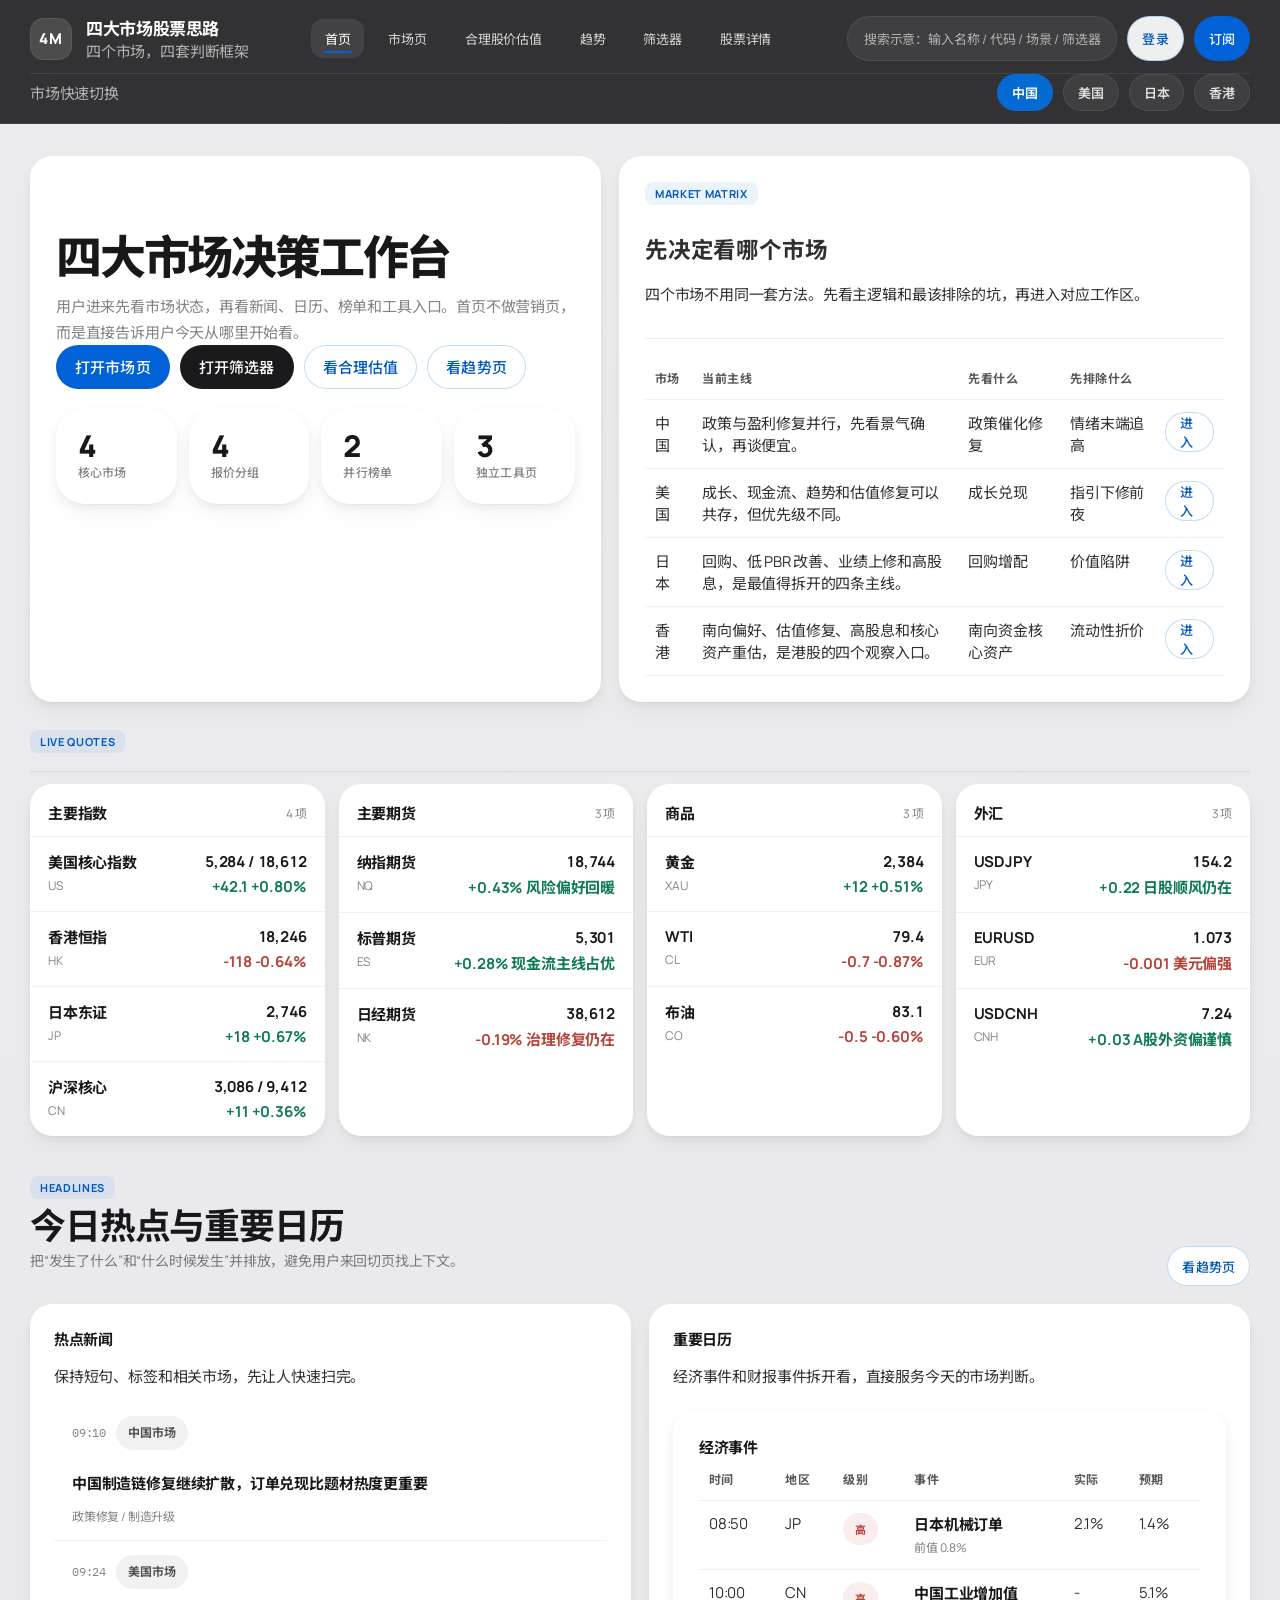
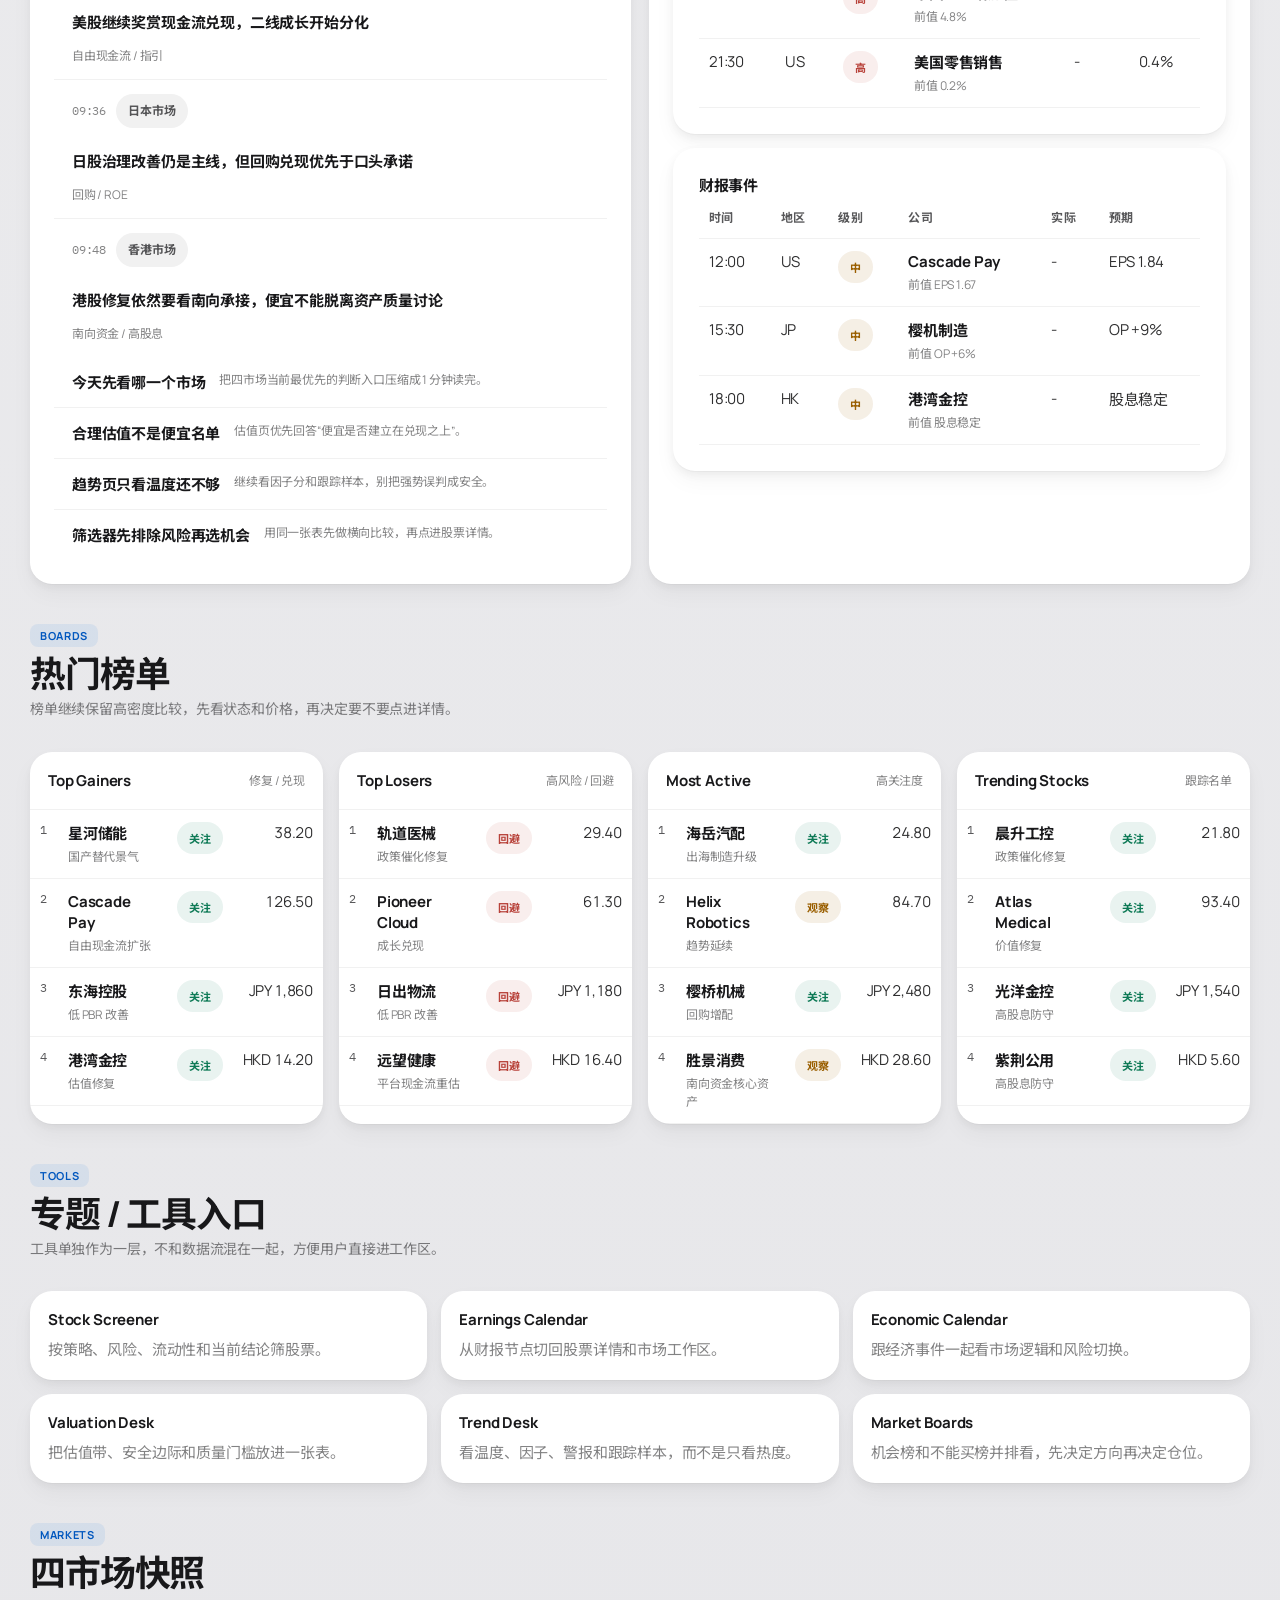
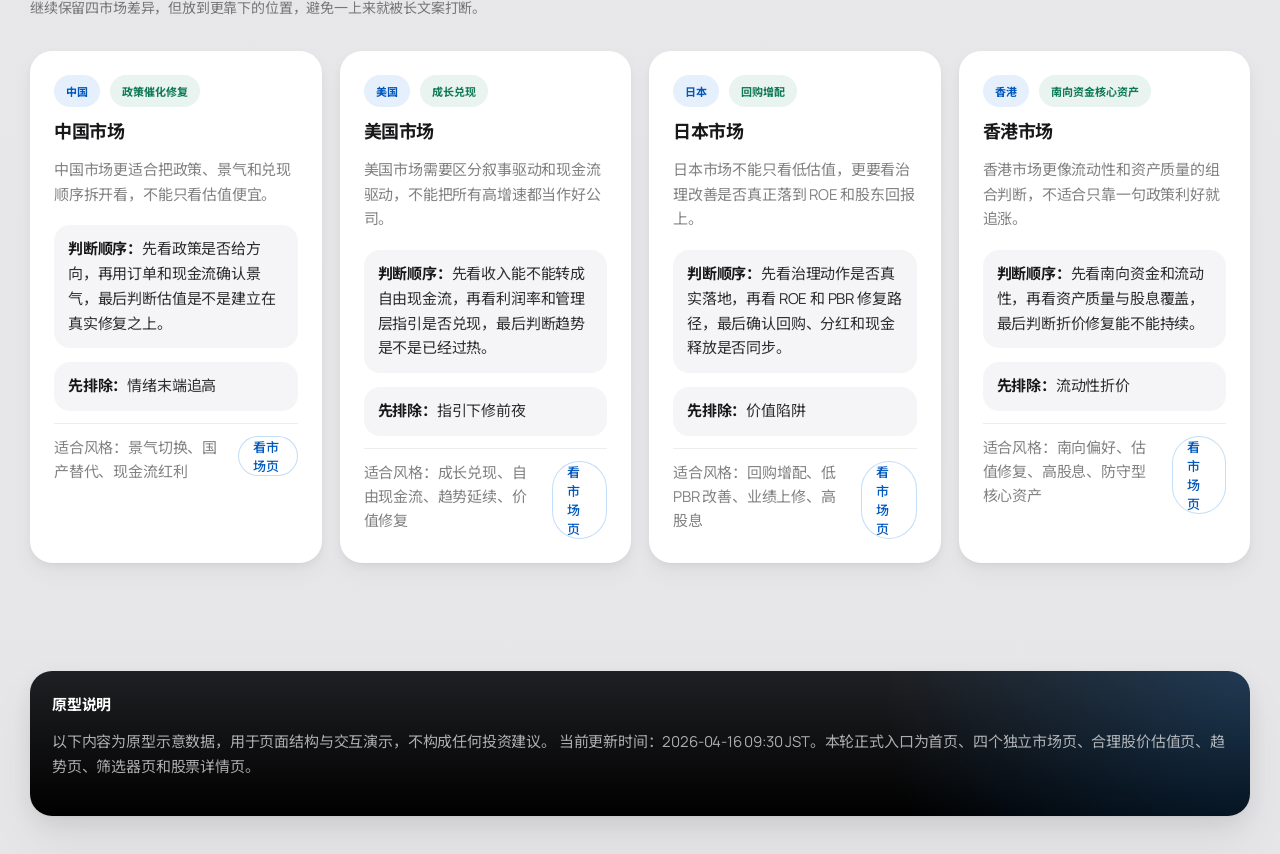
<file: prototype/index.html>
<!DOCTYPE html>
<html lang="zh-CN">
<head>
  <meta charset="UTF-8">
  <meta name="viewport" content="width=device-width, initial-scale=1.0">
  <title>四大市场股票思路 | 首页原型</title>
  <link rel="stylesheet" href="assets/styles.css">
</head>
<body data-page="home">
  <div id="app"></div>
  <script src="assets/data.js"></script>
  <script src="assets/app.js"></script>
</body>
</html>
</file>
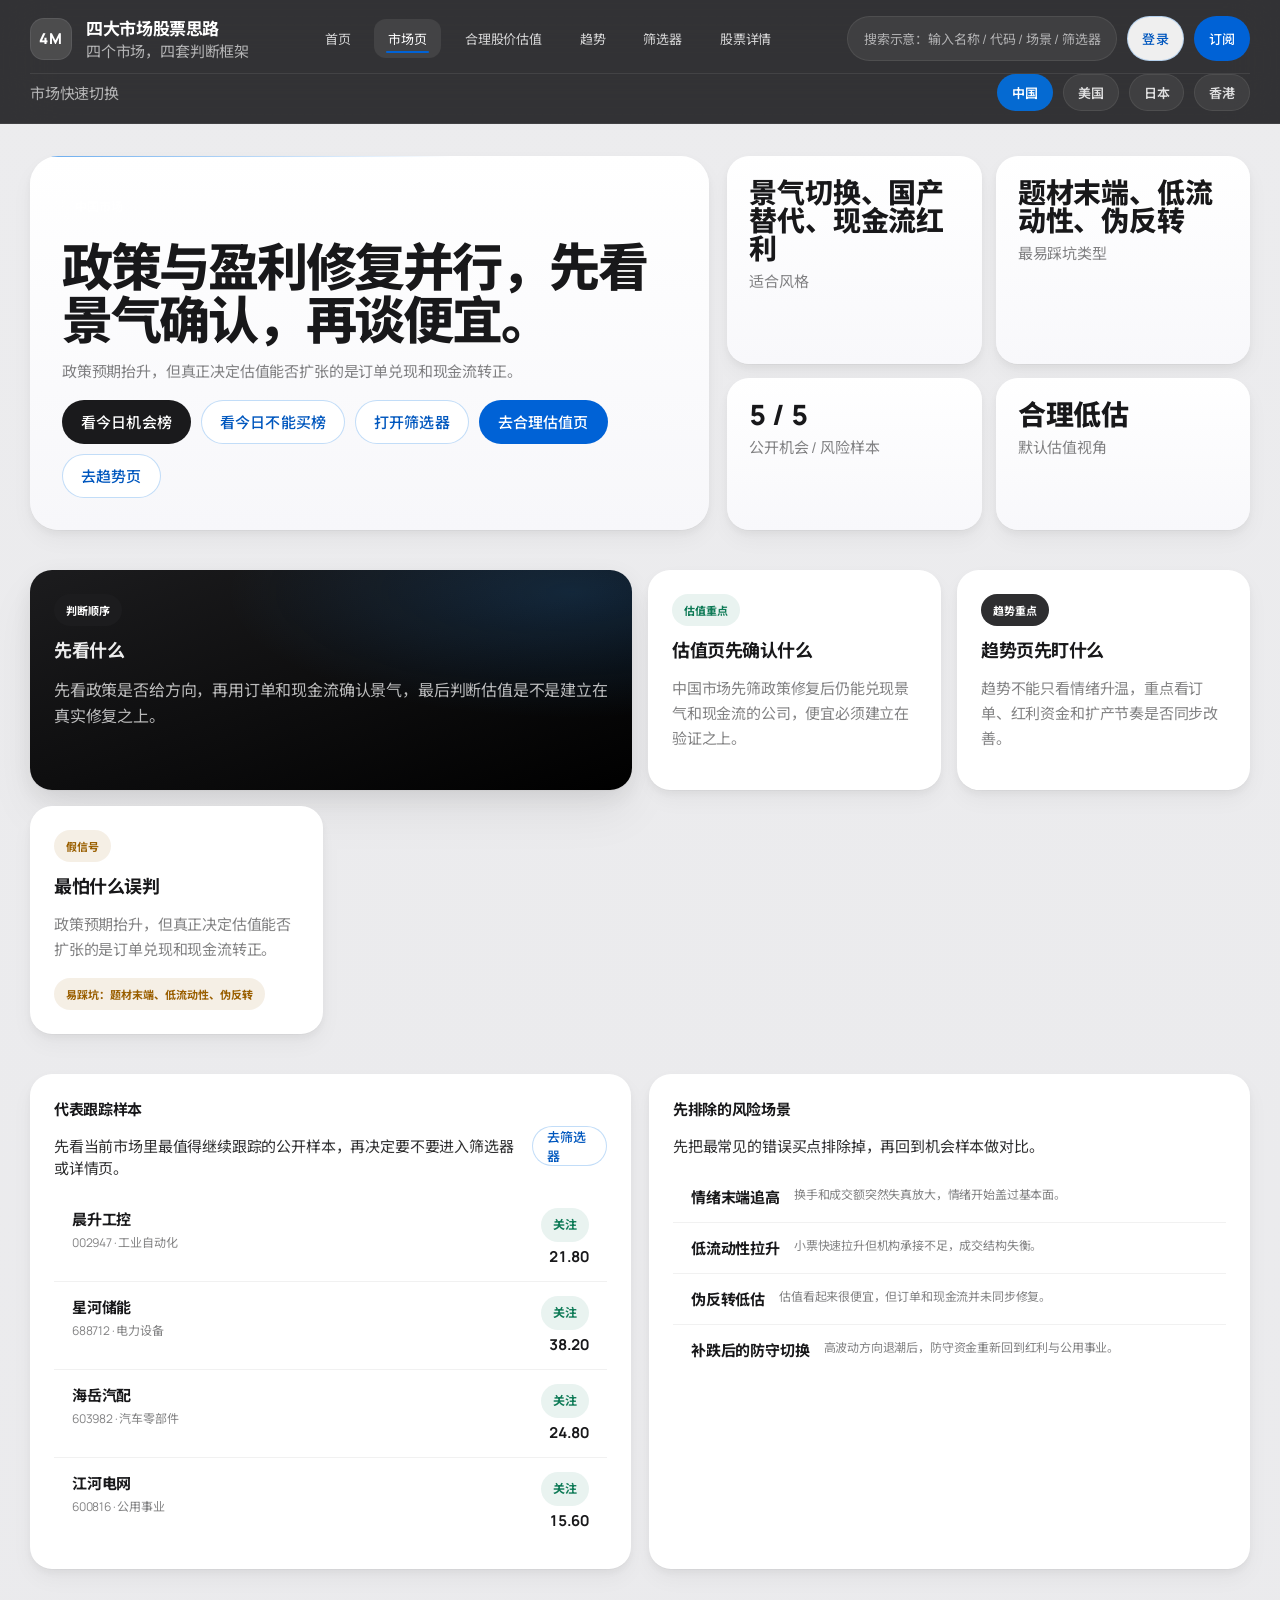
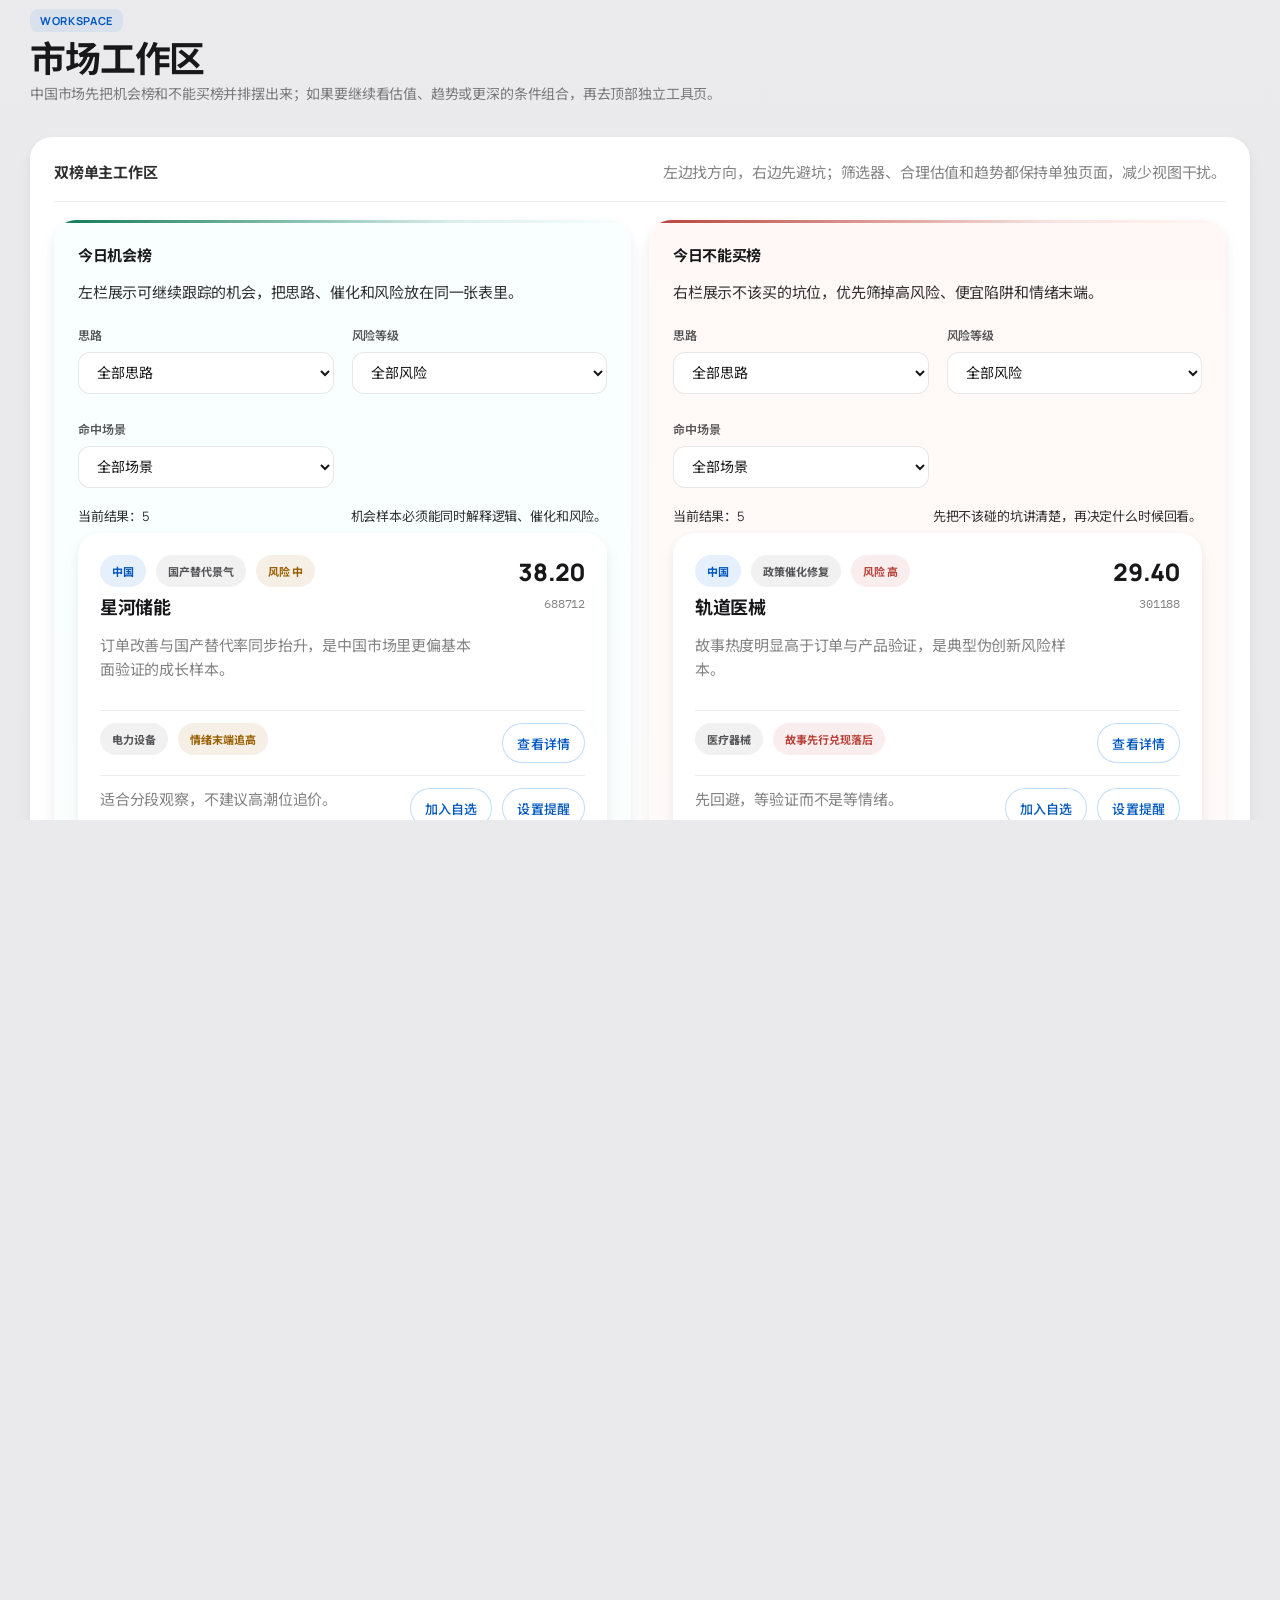
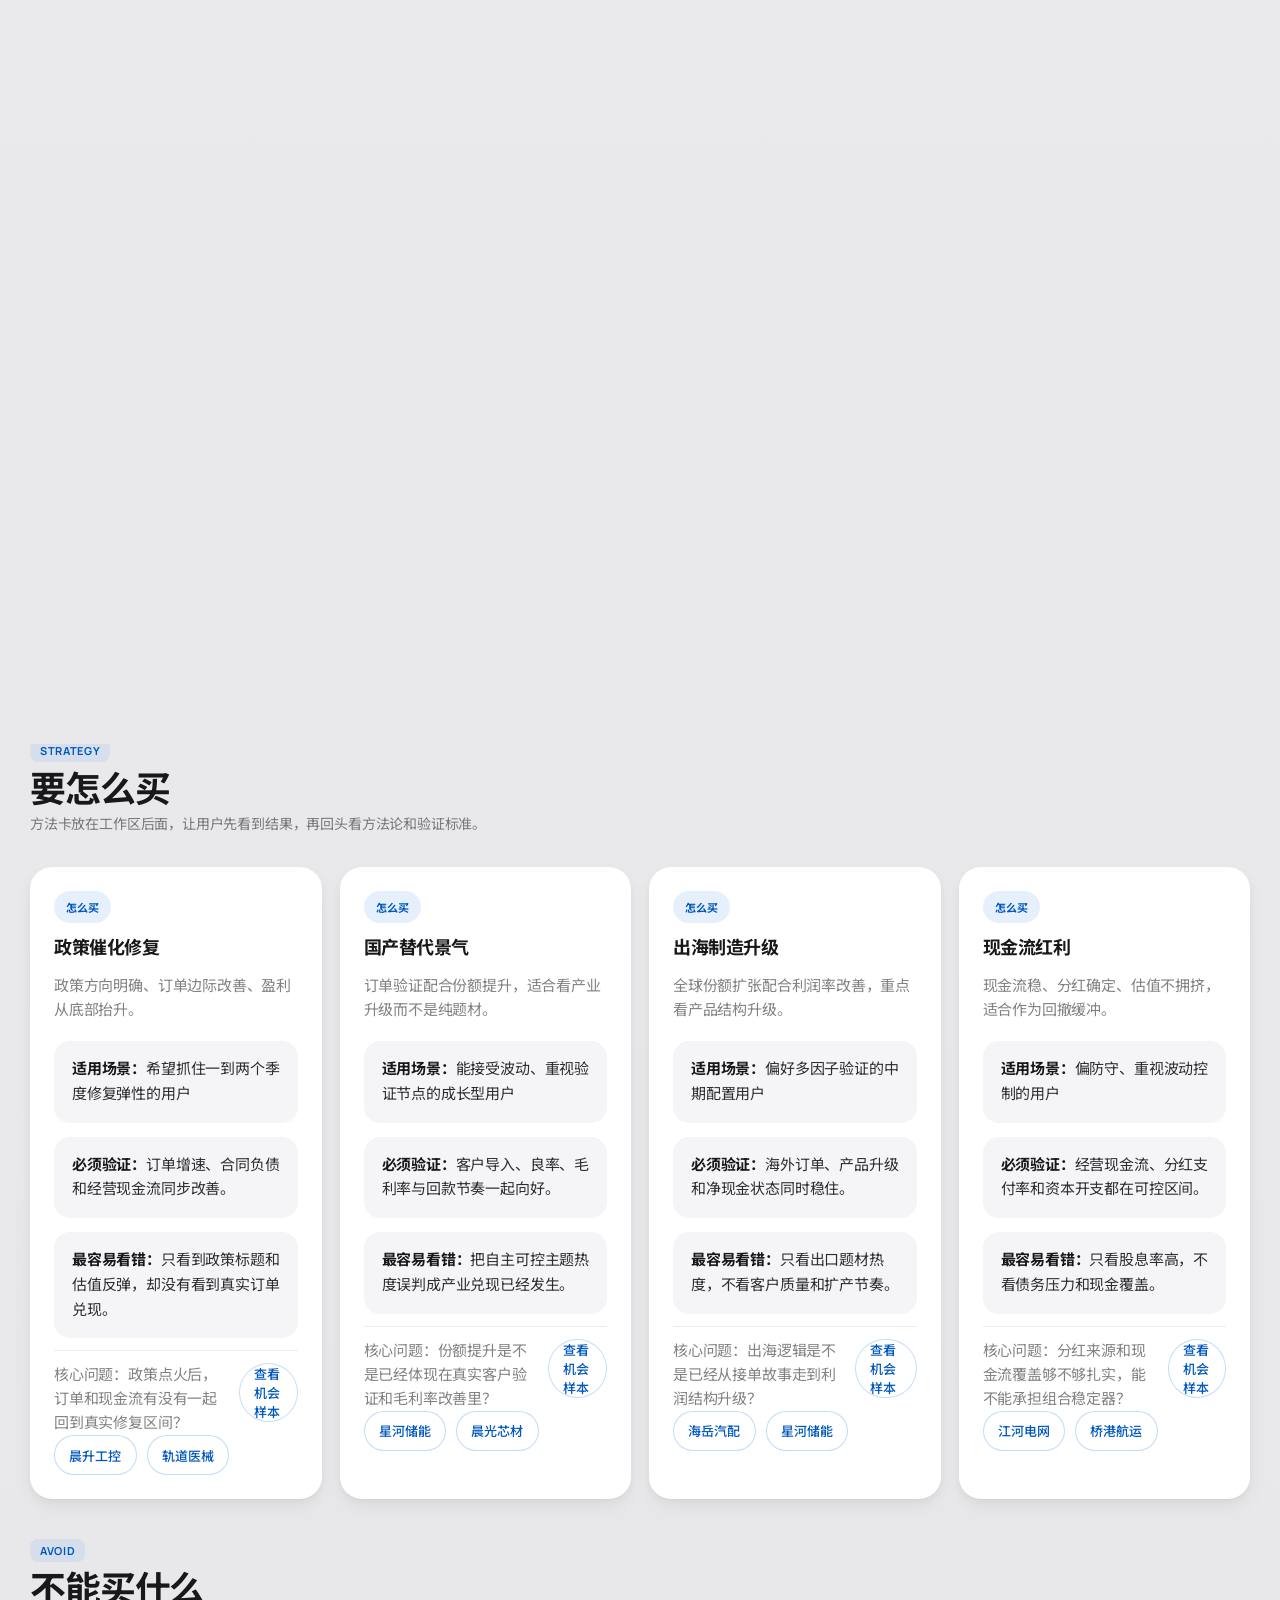
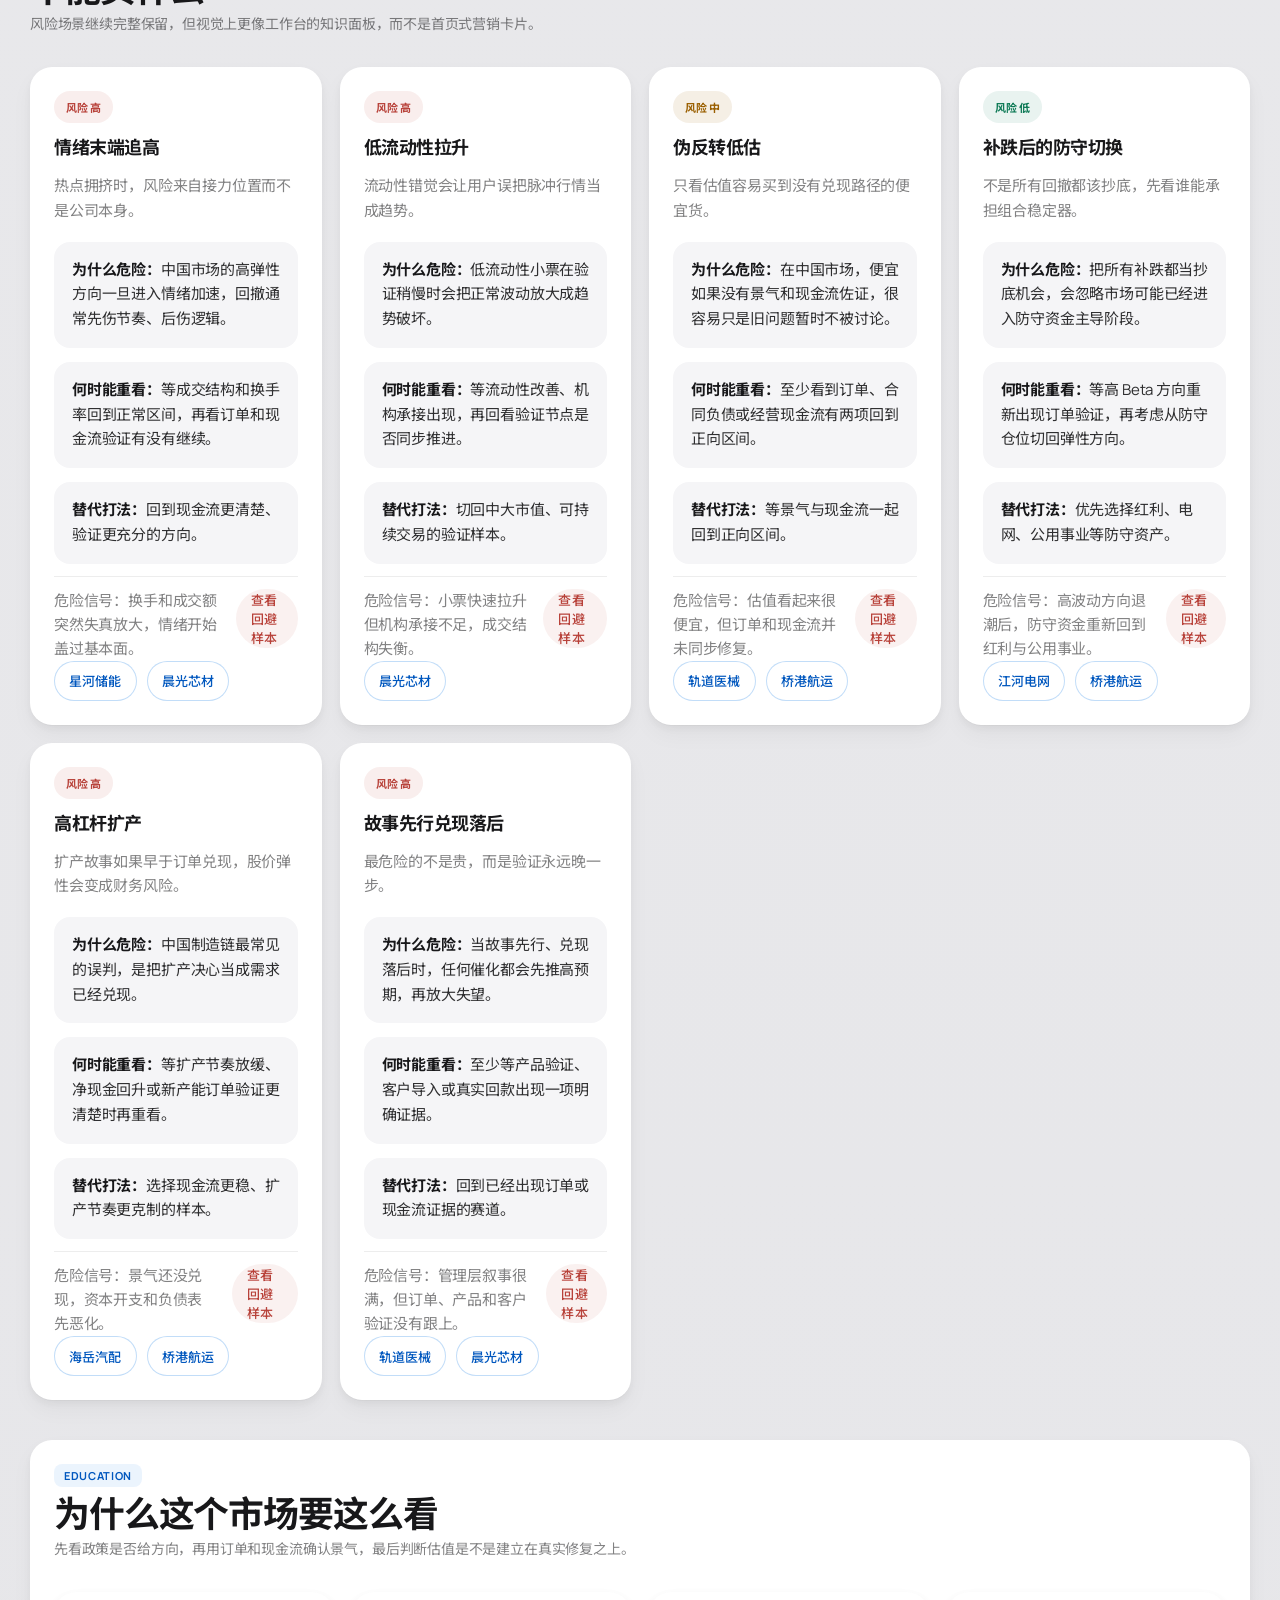
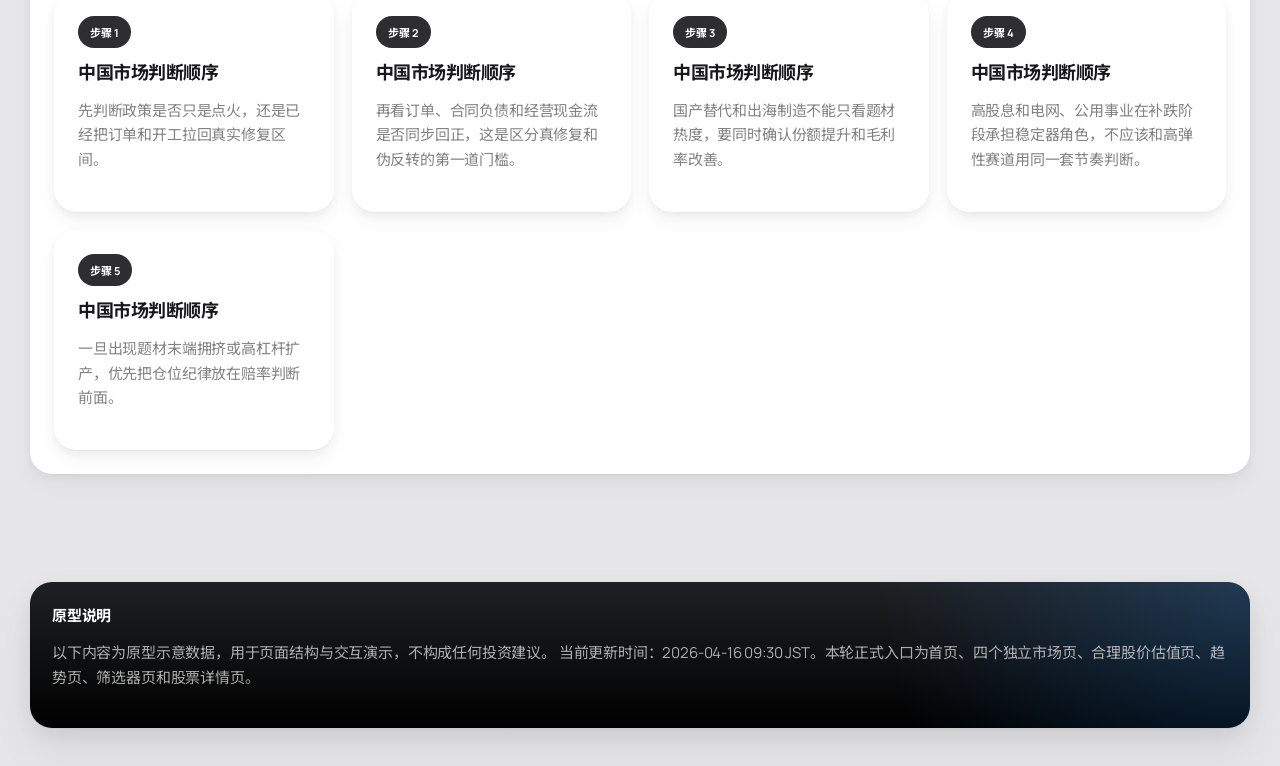
<file: prototype/market-cn.html>
<!DOCTYPE html>
<html lang="zh-CN">
<head>
  <meta charset="UTF-8">
  <meta name="viewport" content="width=device-width, initial-scale=1.0">
  <title>四大市场股票思路 | 中国市场原型</title>
  <link rel="stylesheet" href="assets/styles.css">
</head>
<body data-page="market" data-market="cn">
  <div id="app"></div>
  <script src="assets/data.js"></script>
  <script src="assets/app.js"></script>
</body>
</html>
</file>
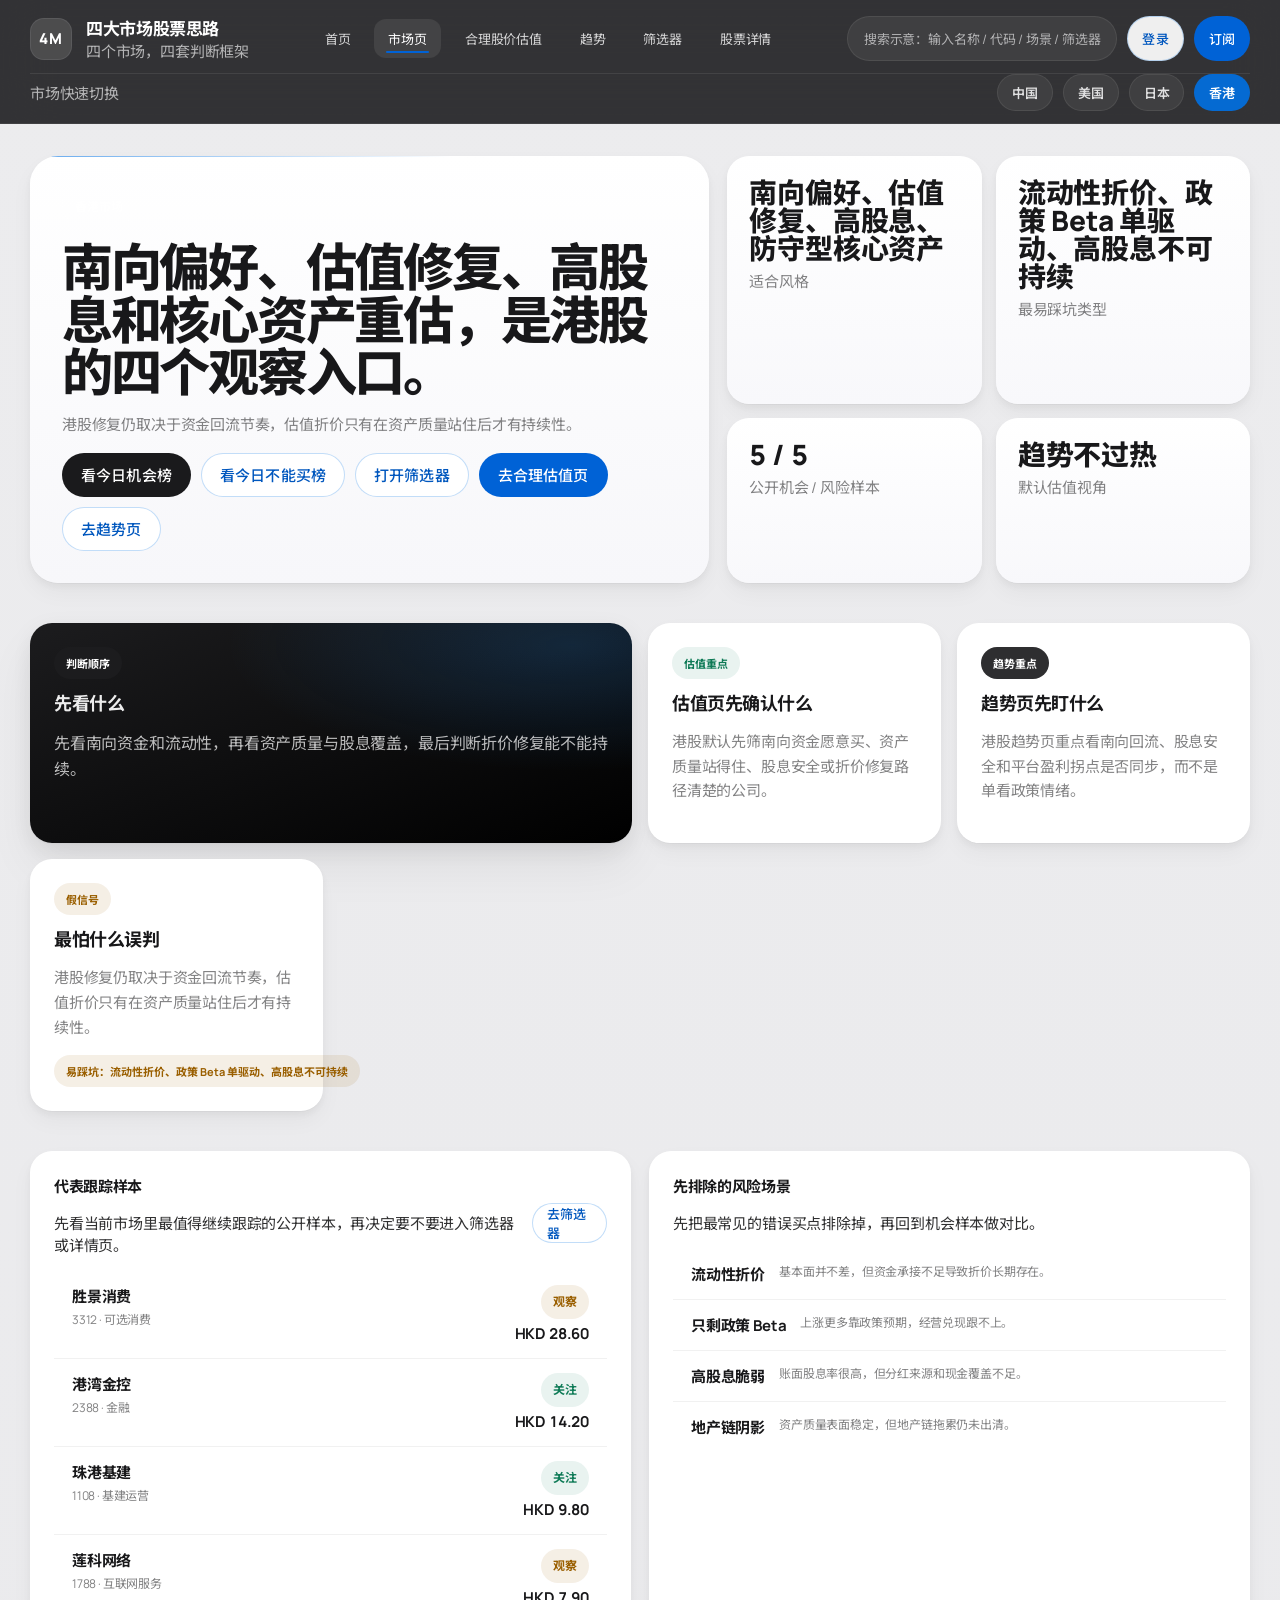
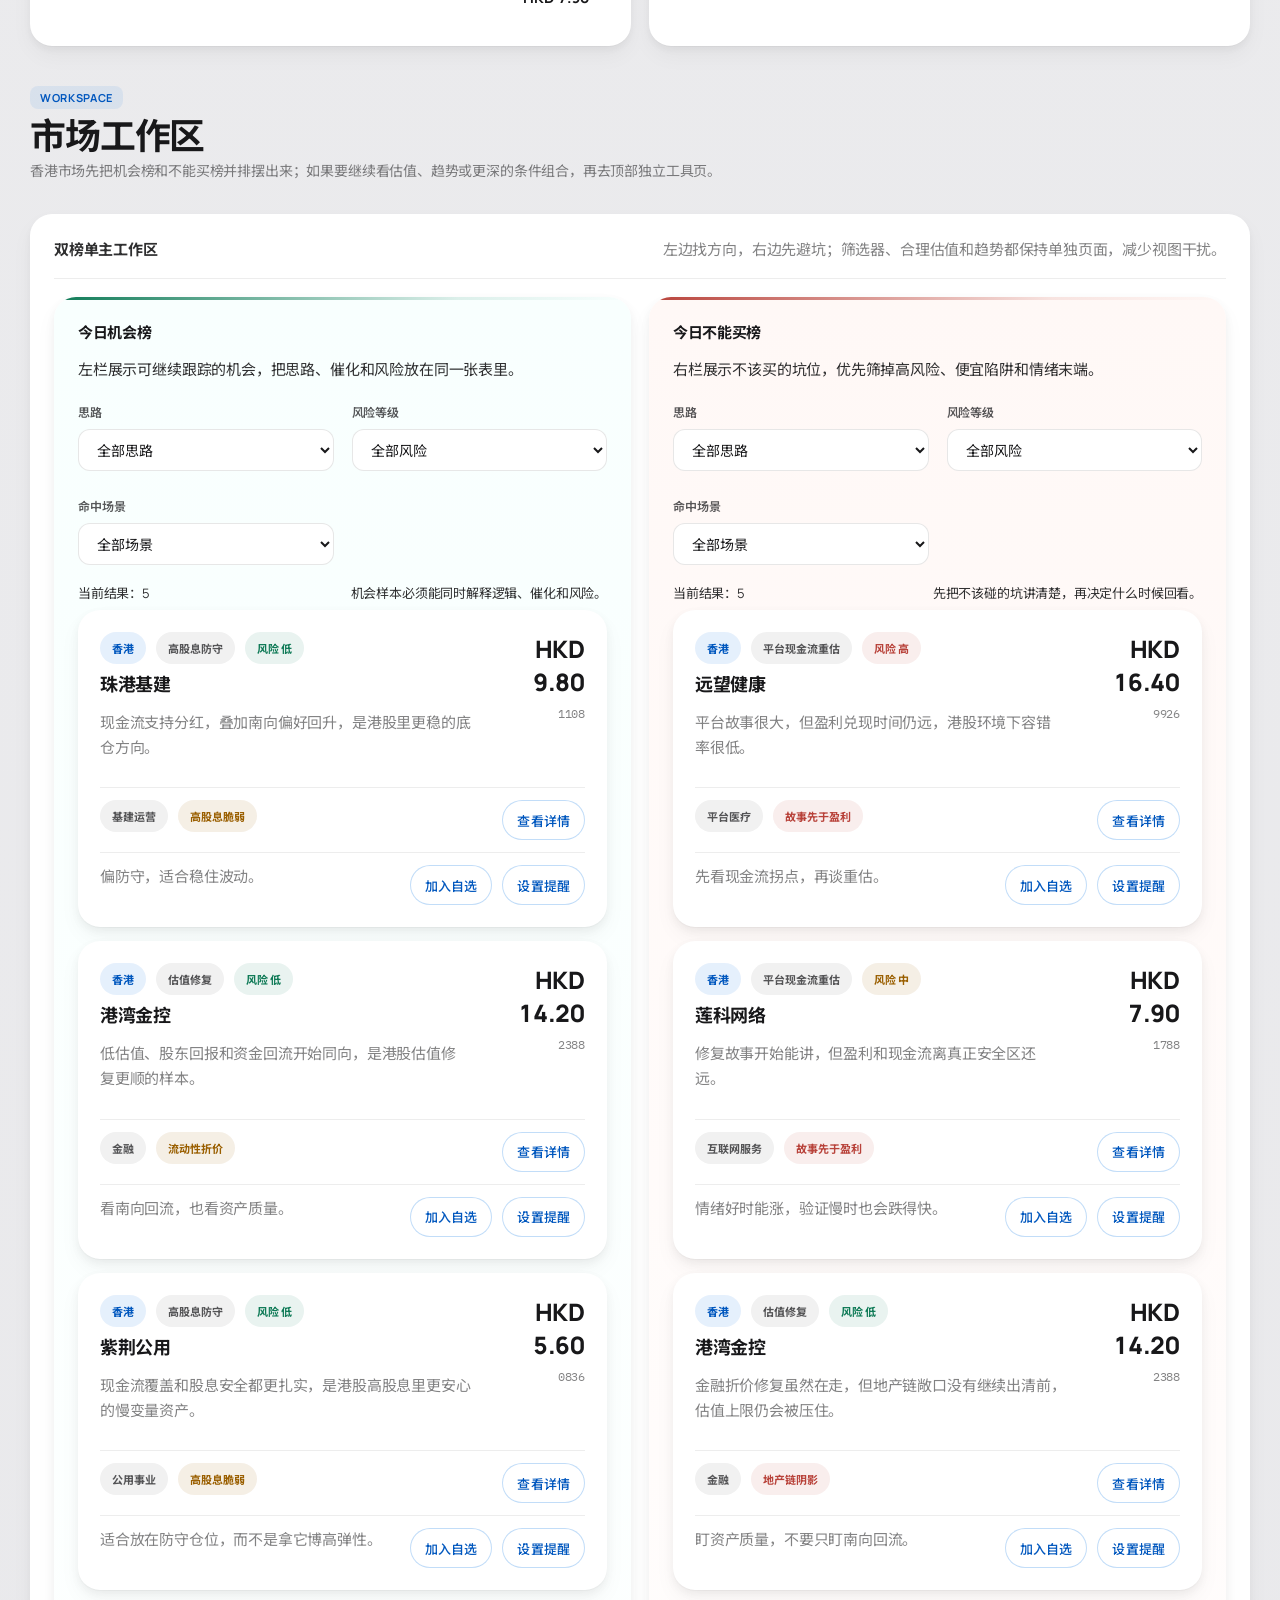
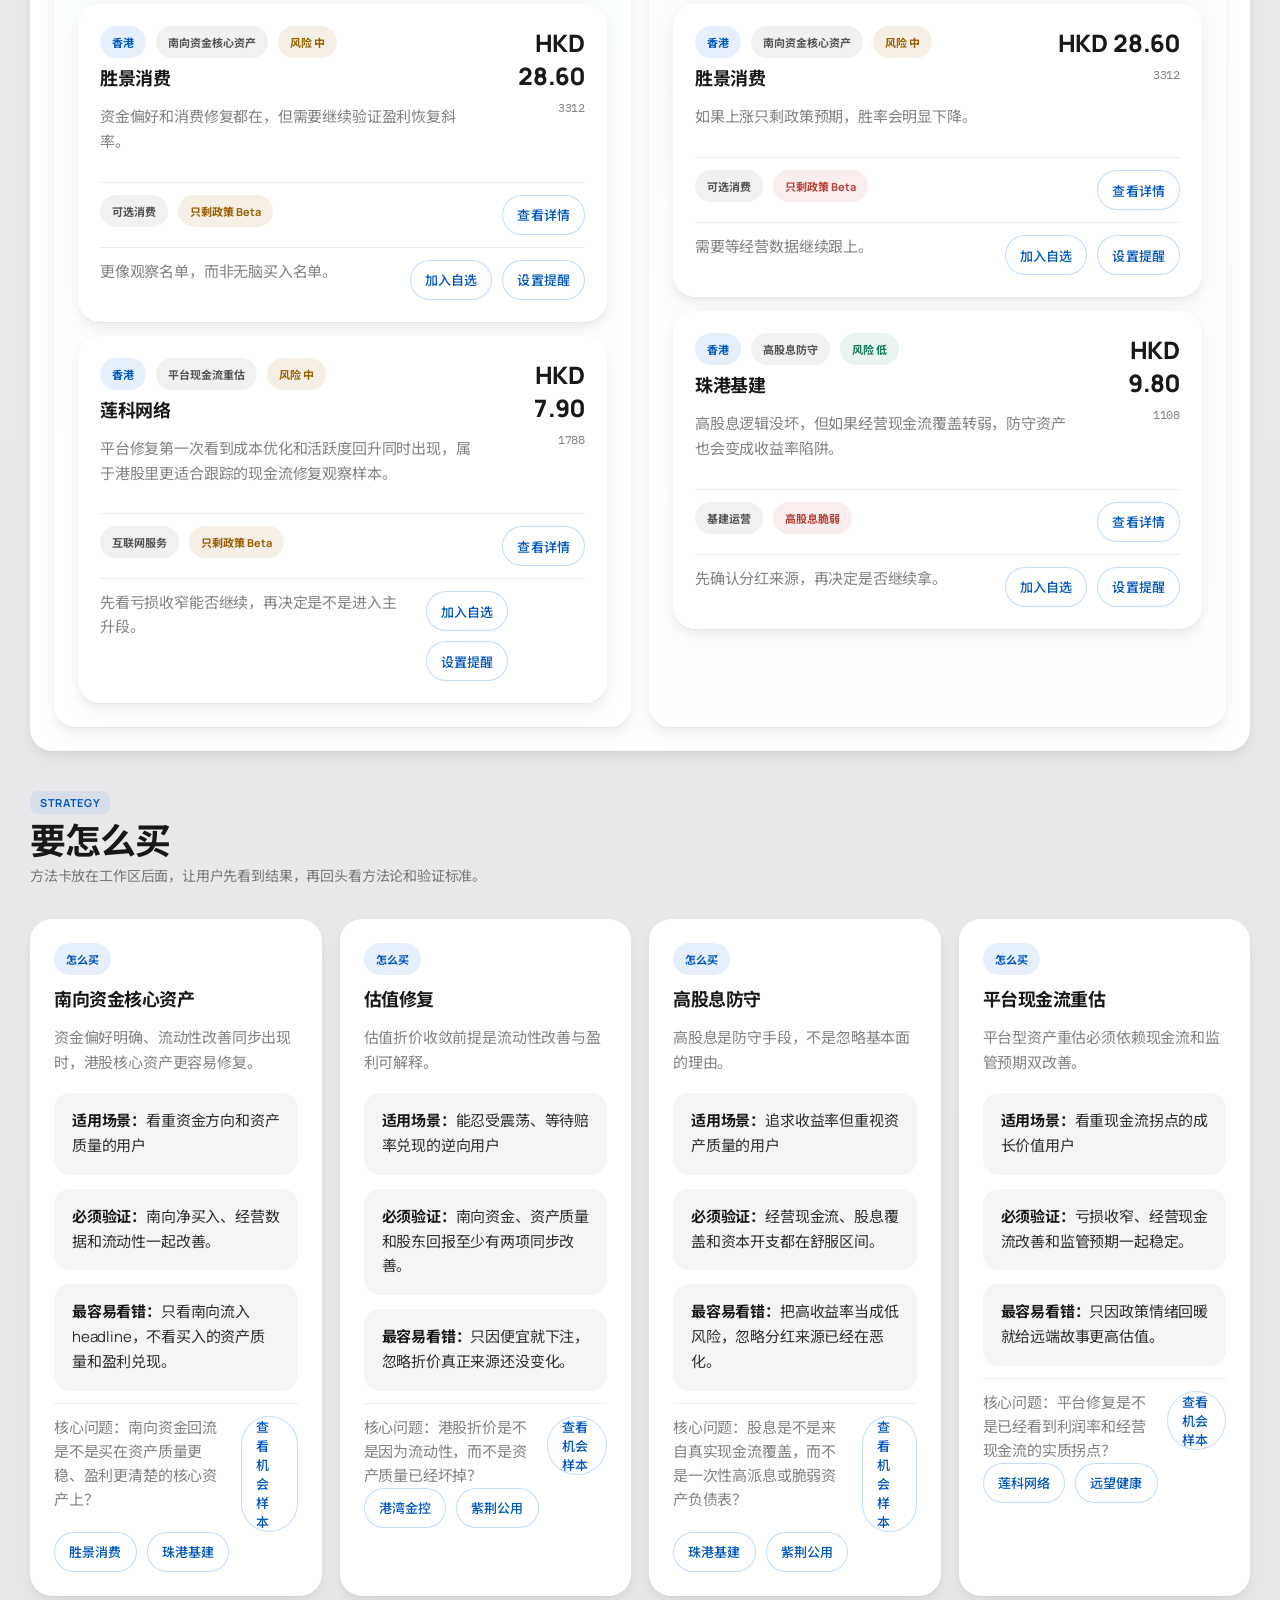
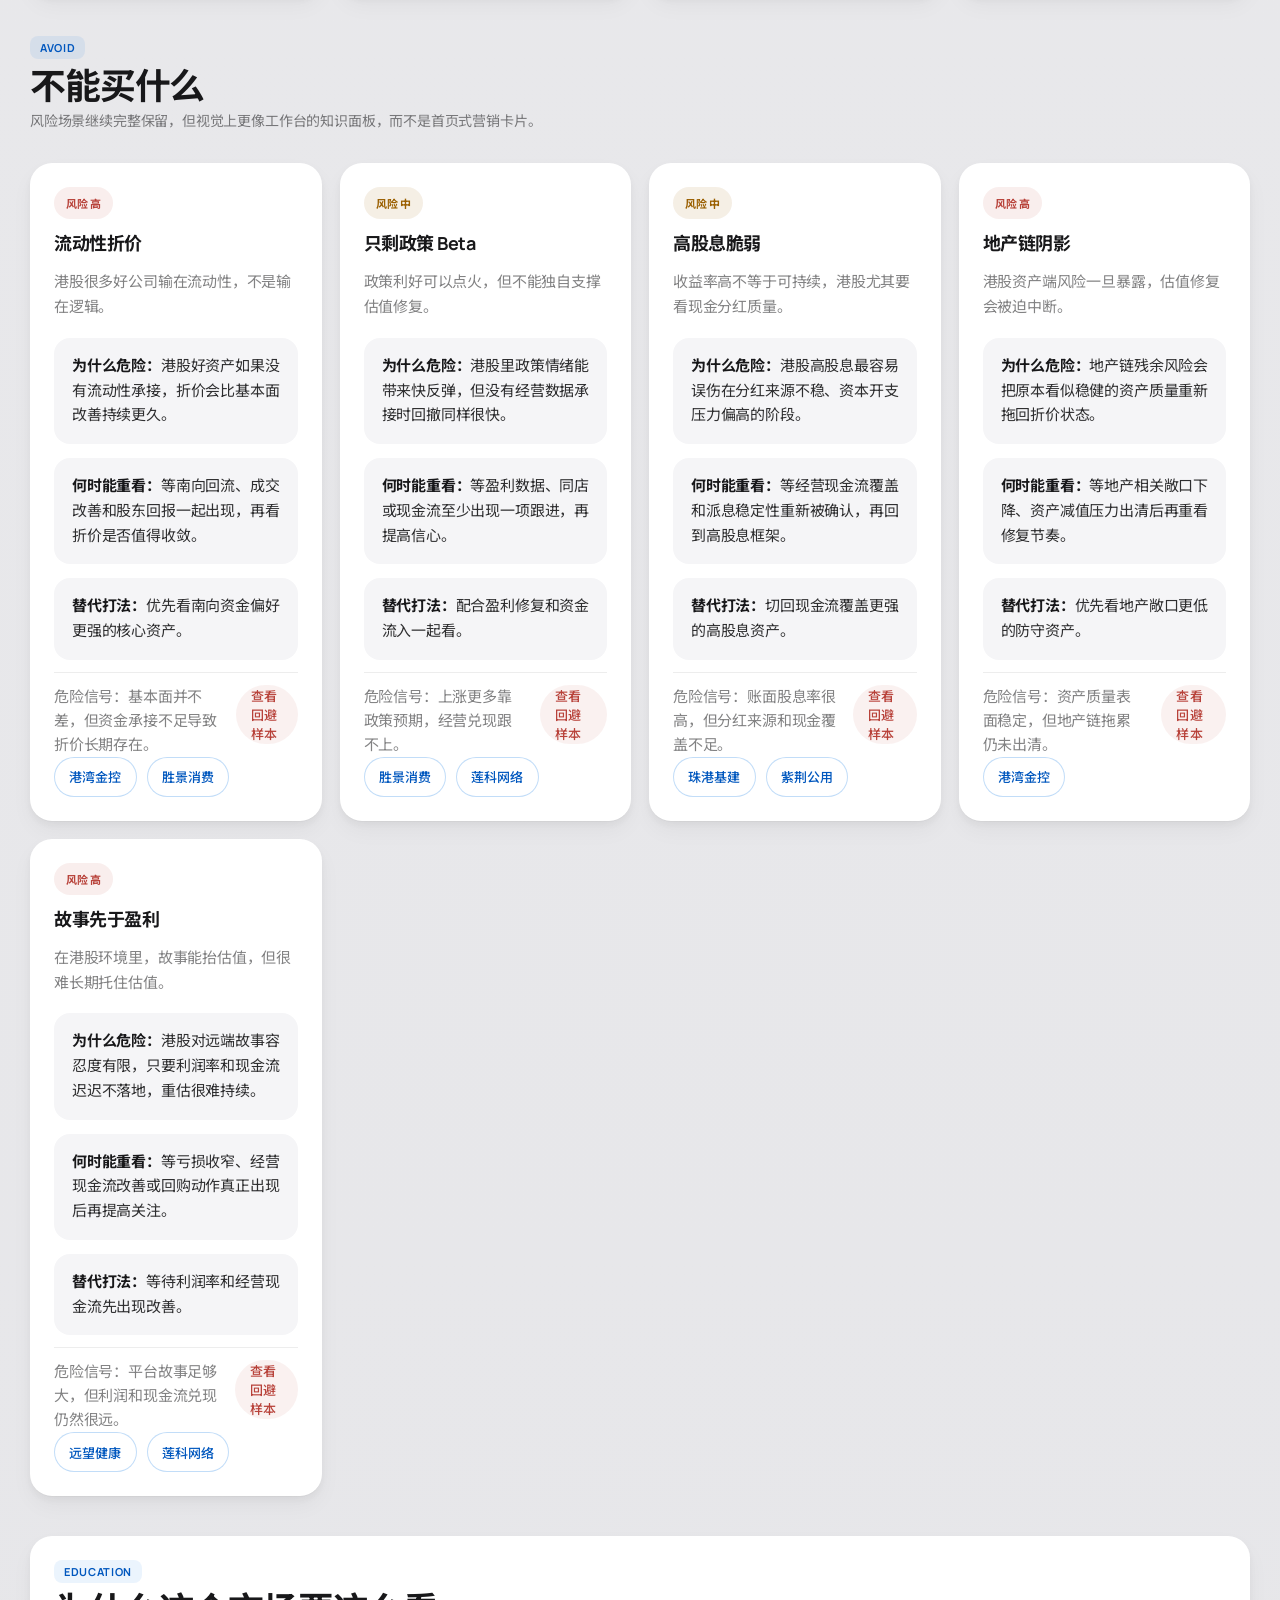
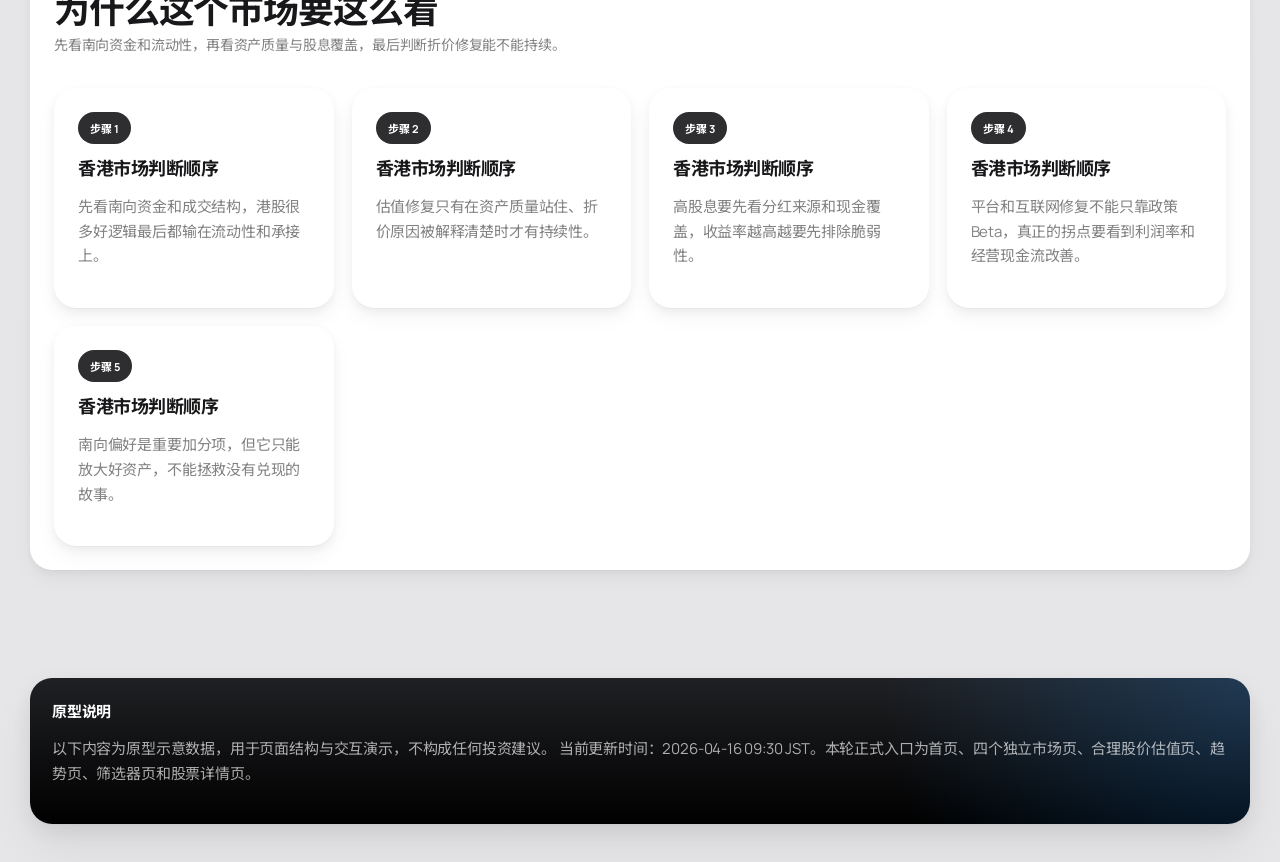
<file: prototype/market-hk.html>
<!DOCTYPE html>
<html lang="zh-CN">
<head>
  <meta charset="UTF-8">
  <meta name="viewport" content="width=device-width, initial-scale=1.0">
  <title>四大市场股票思路 | 香港市场原型</title>
  <link rel="stylesheet" href="assets/styles.css">
</head>
<body data-page="market" data-market="hk">
  <div id="app"></div>
  <script src="assets/data.js"></script>
  <script src="assets/app.js"></script>
</body>
</html>
</file>
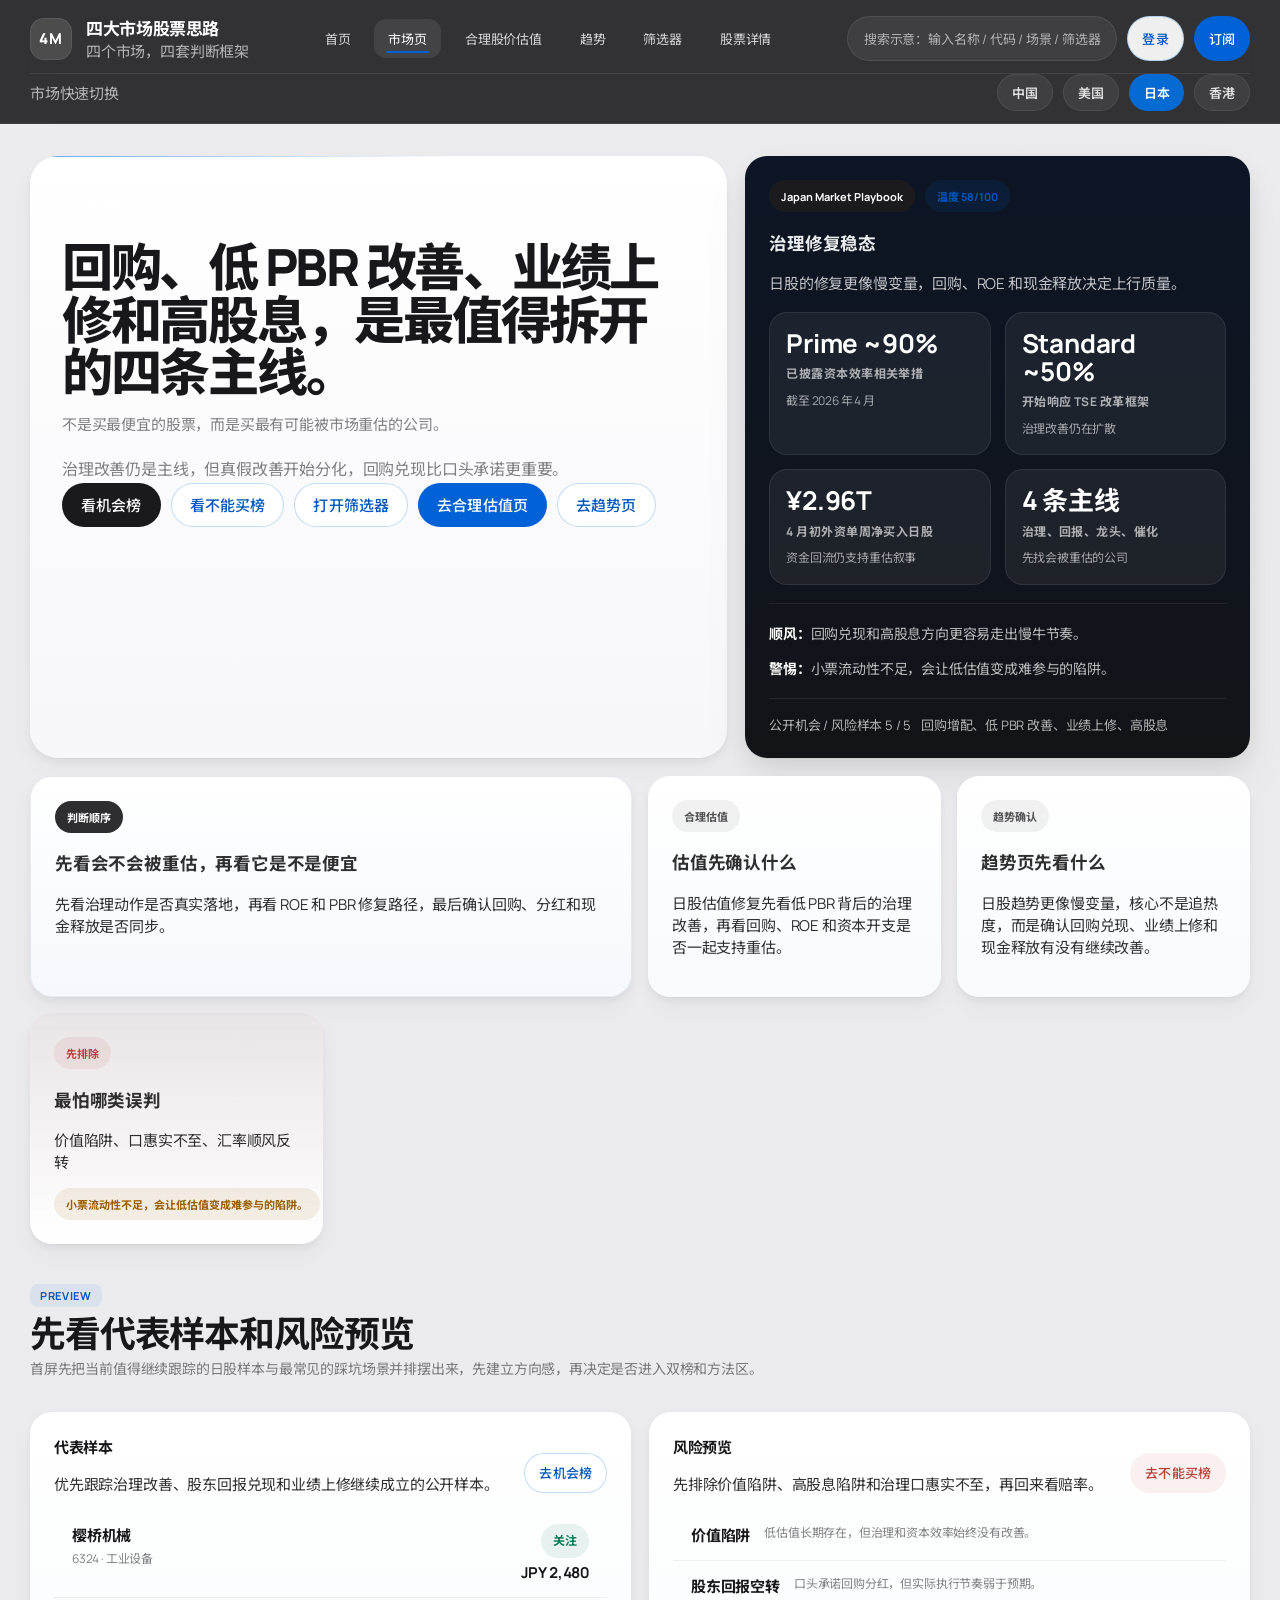
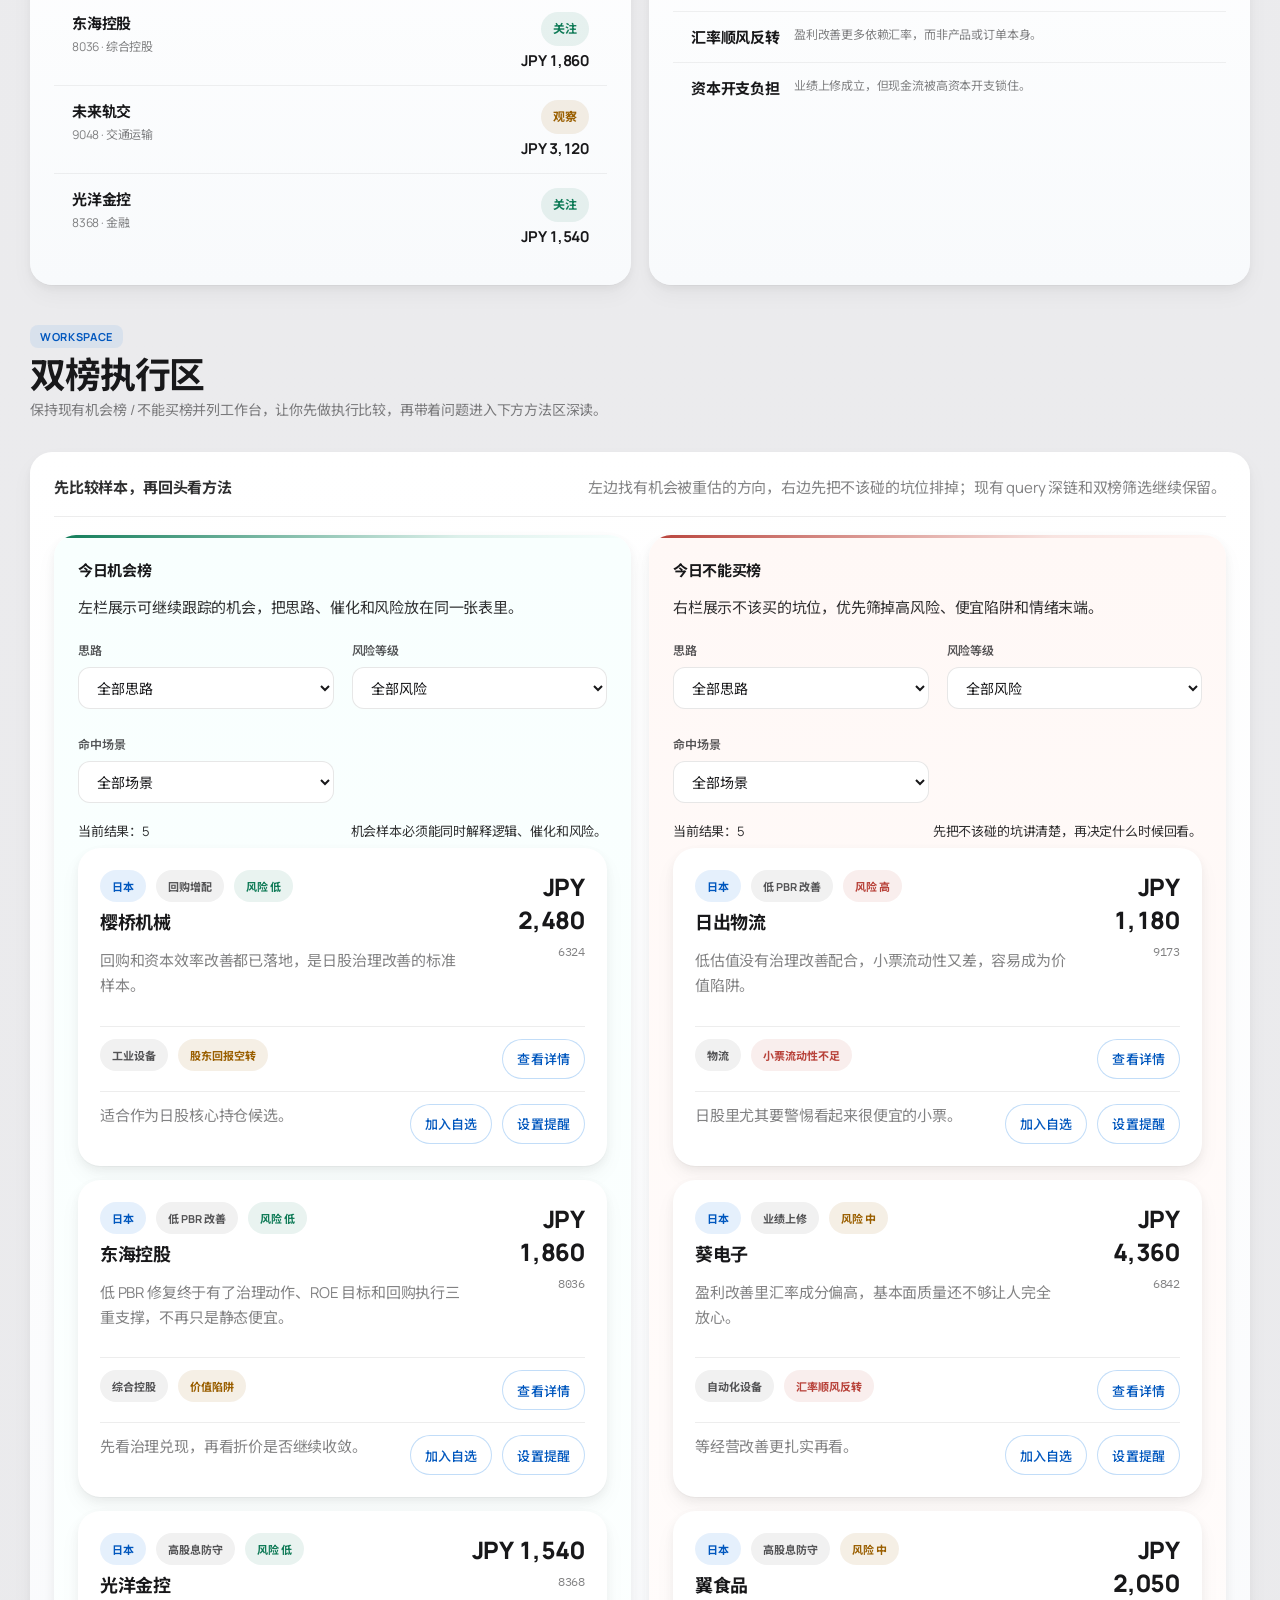
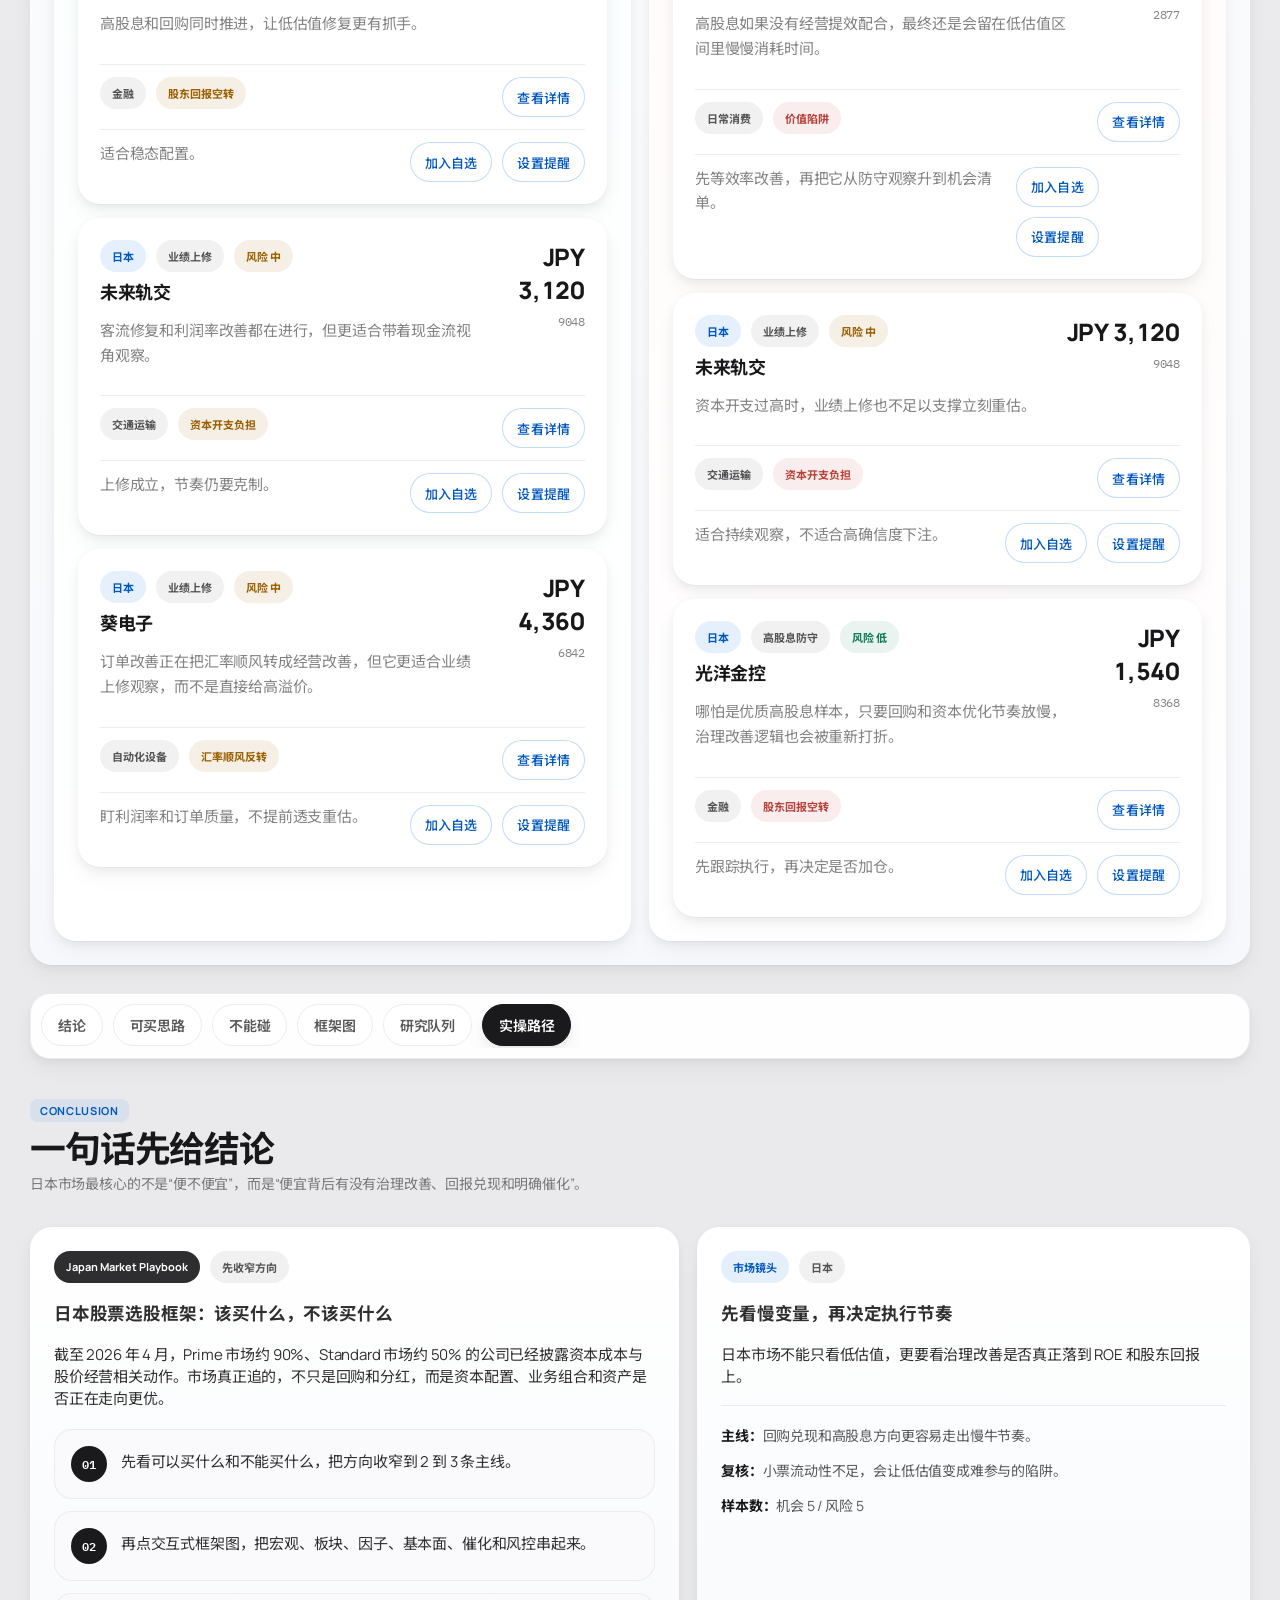
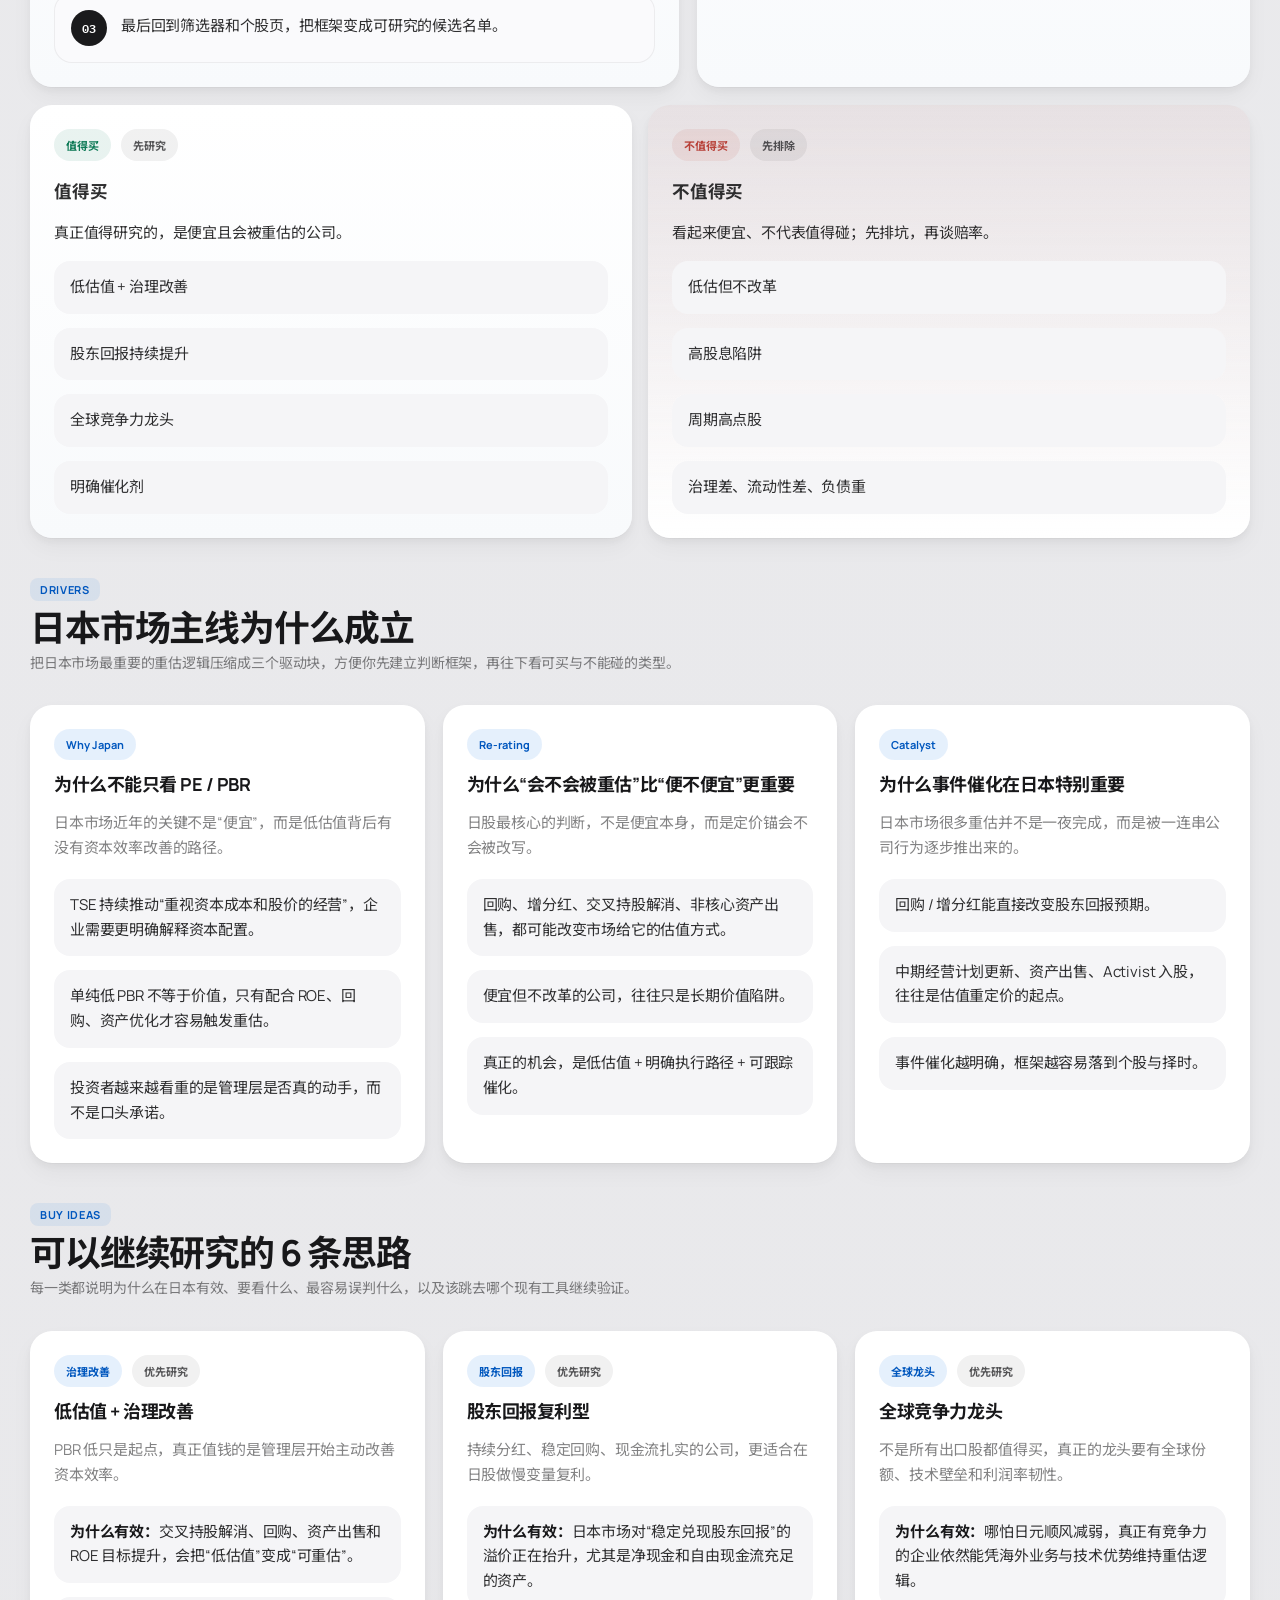
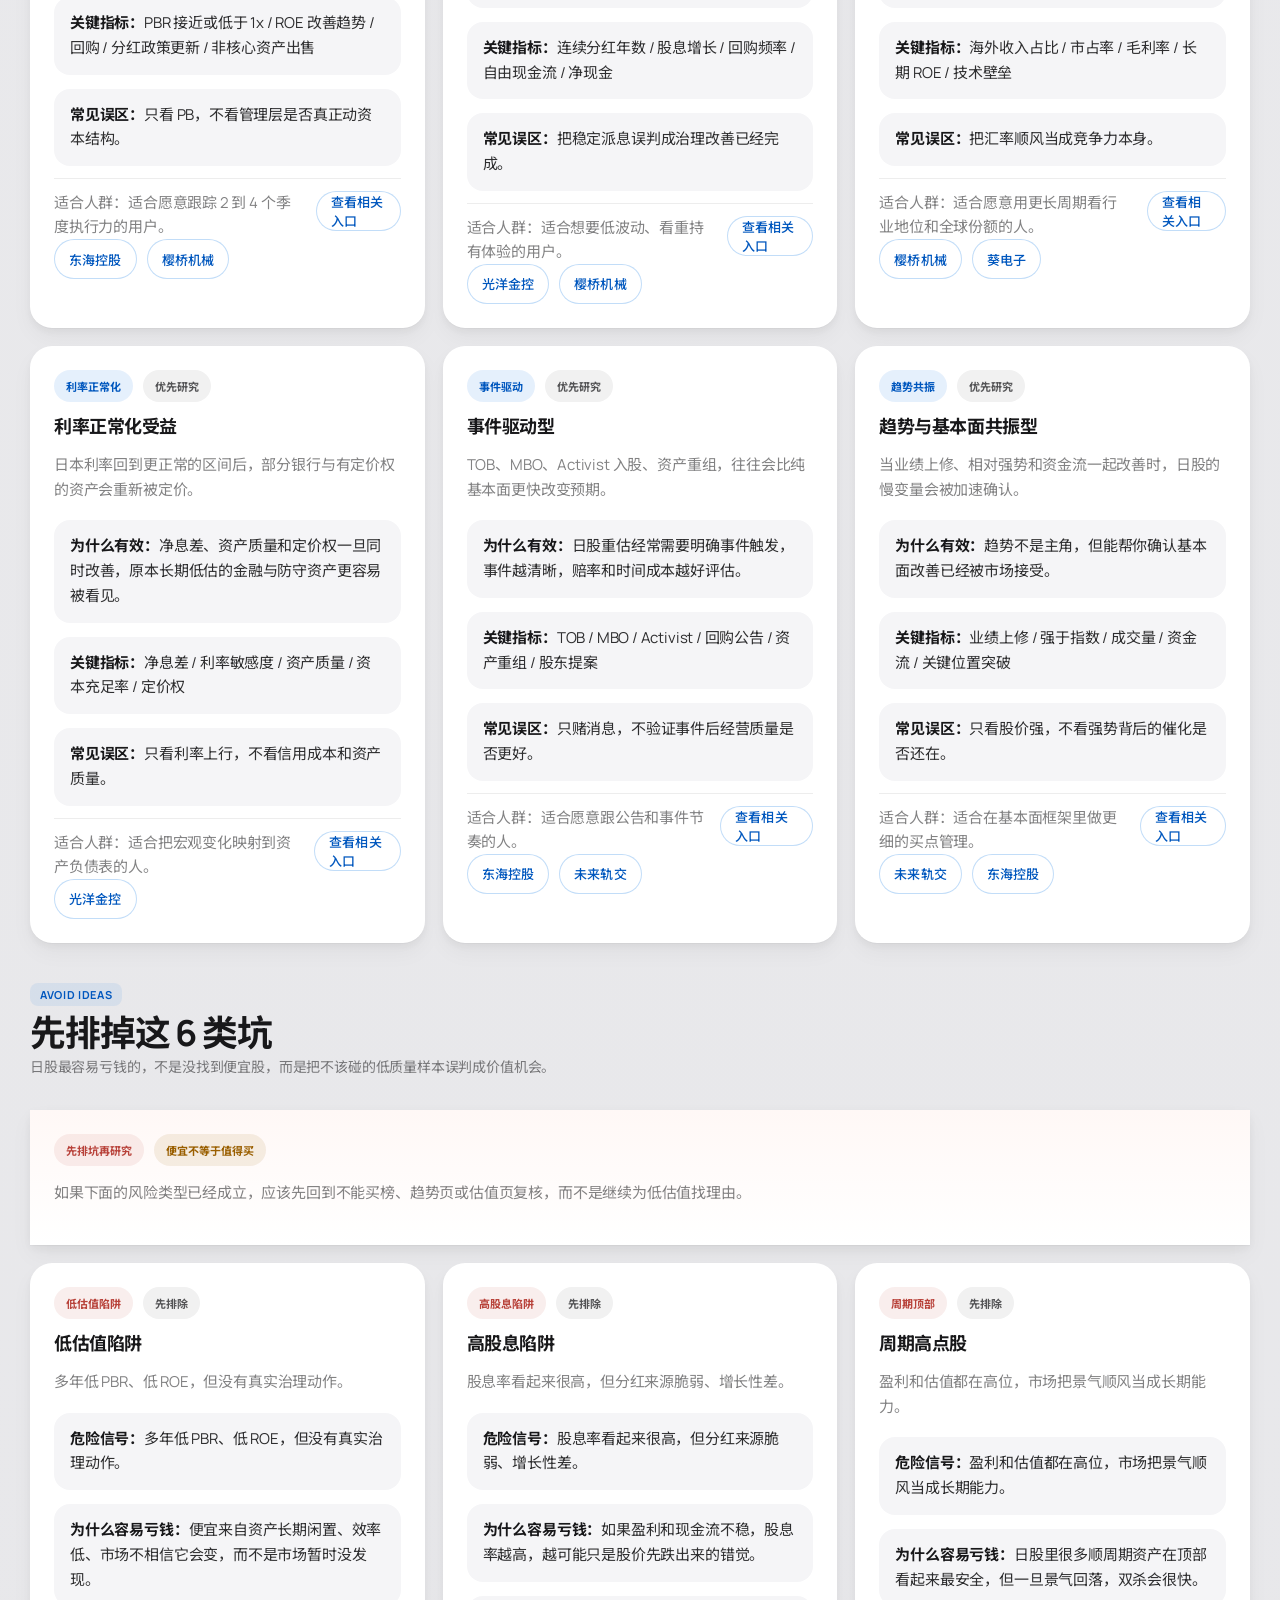
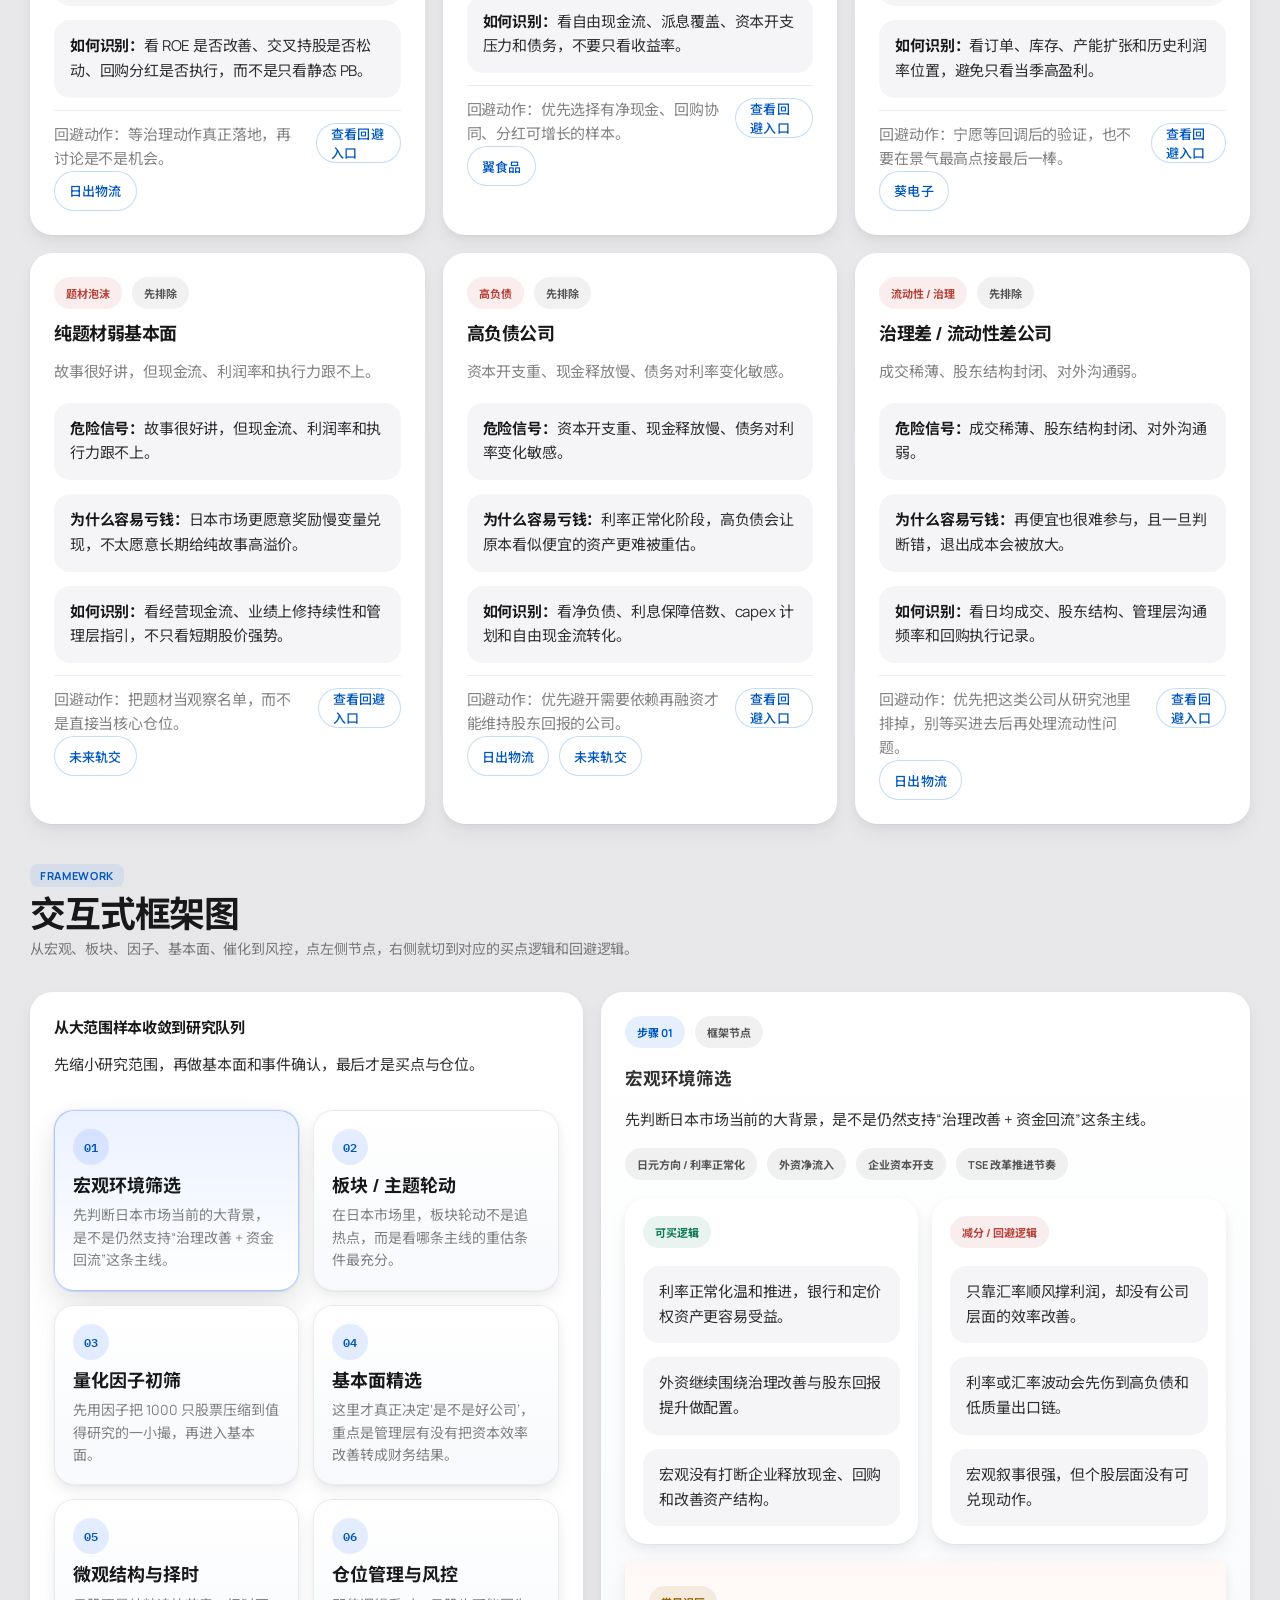
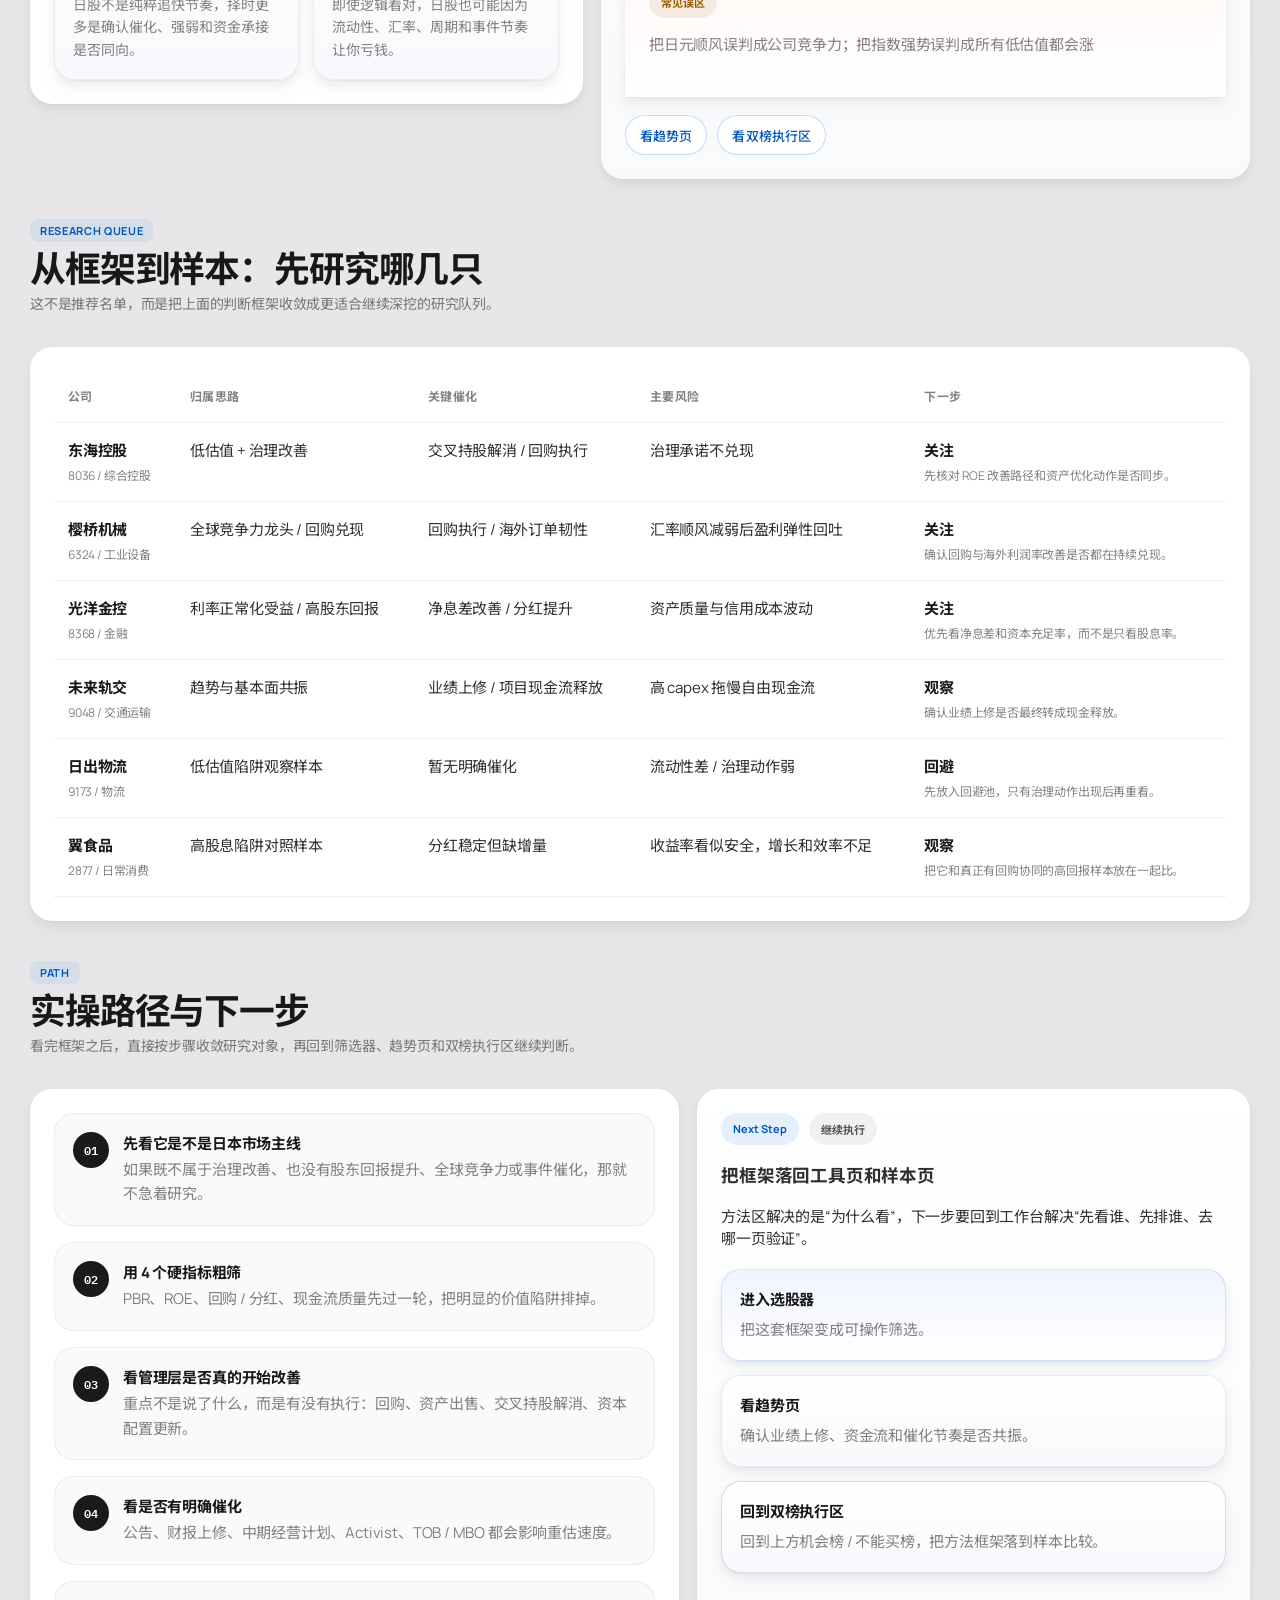
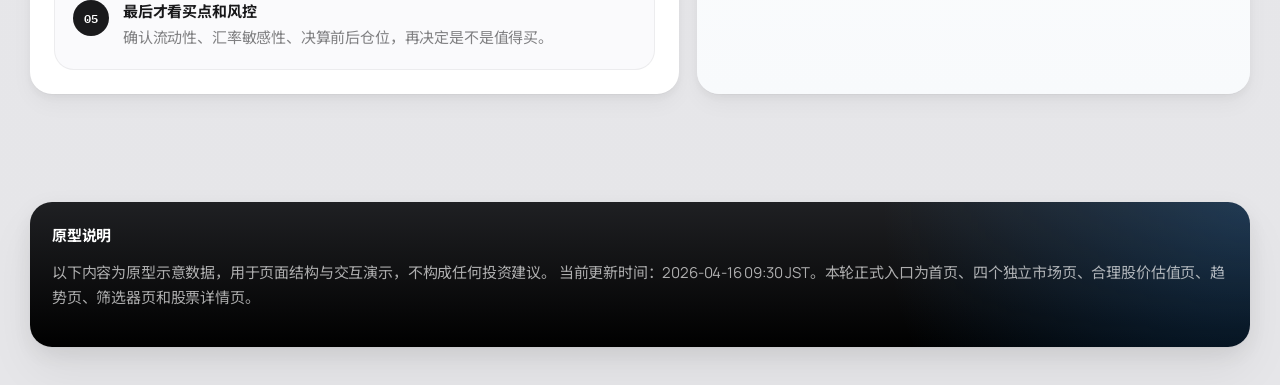
<file: prototype/market-jp-2.html>
<!DOCTYPE html>
<html lang="zh-CN">
<head>
  <meta charset="UTF-8">
  <meta name="viewport" content="width=device-width, initial-scale=1.0">
  <title>四大市场股票思路 | 日本市场页兼容入口</title>
  <link rel="stylesheet" href="assets/styles.css">
  <noscript>
    <meta http-equiv="refresh" content="0; url=market-jp.html#jp-conclusion">
  </noscript>
</head>
<body data-page="jp-market-two" data-market="jp">
  <div id="app"></div>
  <script src="assets/data.js"></script>
  <script src="assets/app.js"></script>
</body>
</html>
</file>
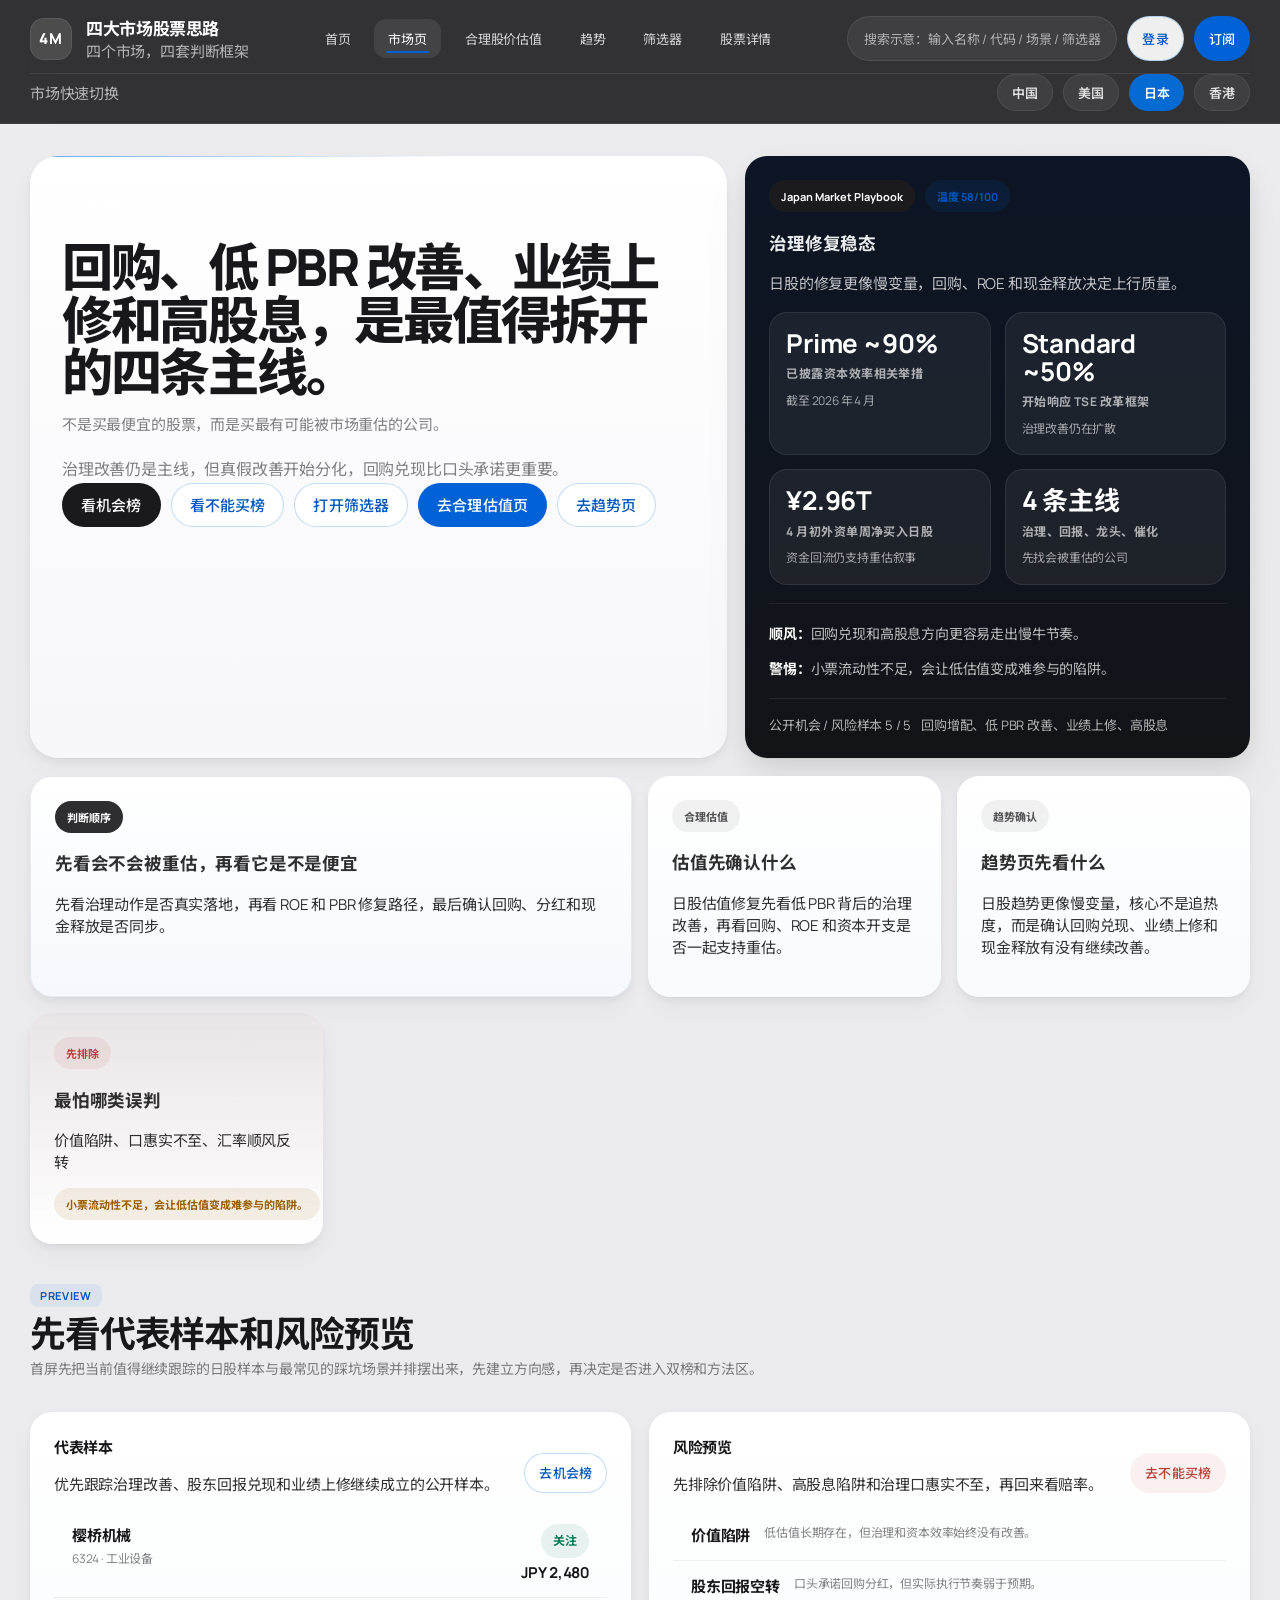
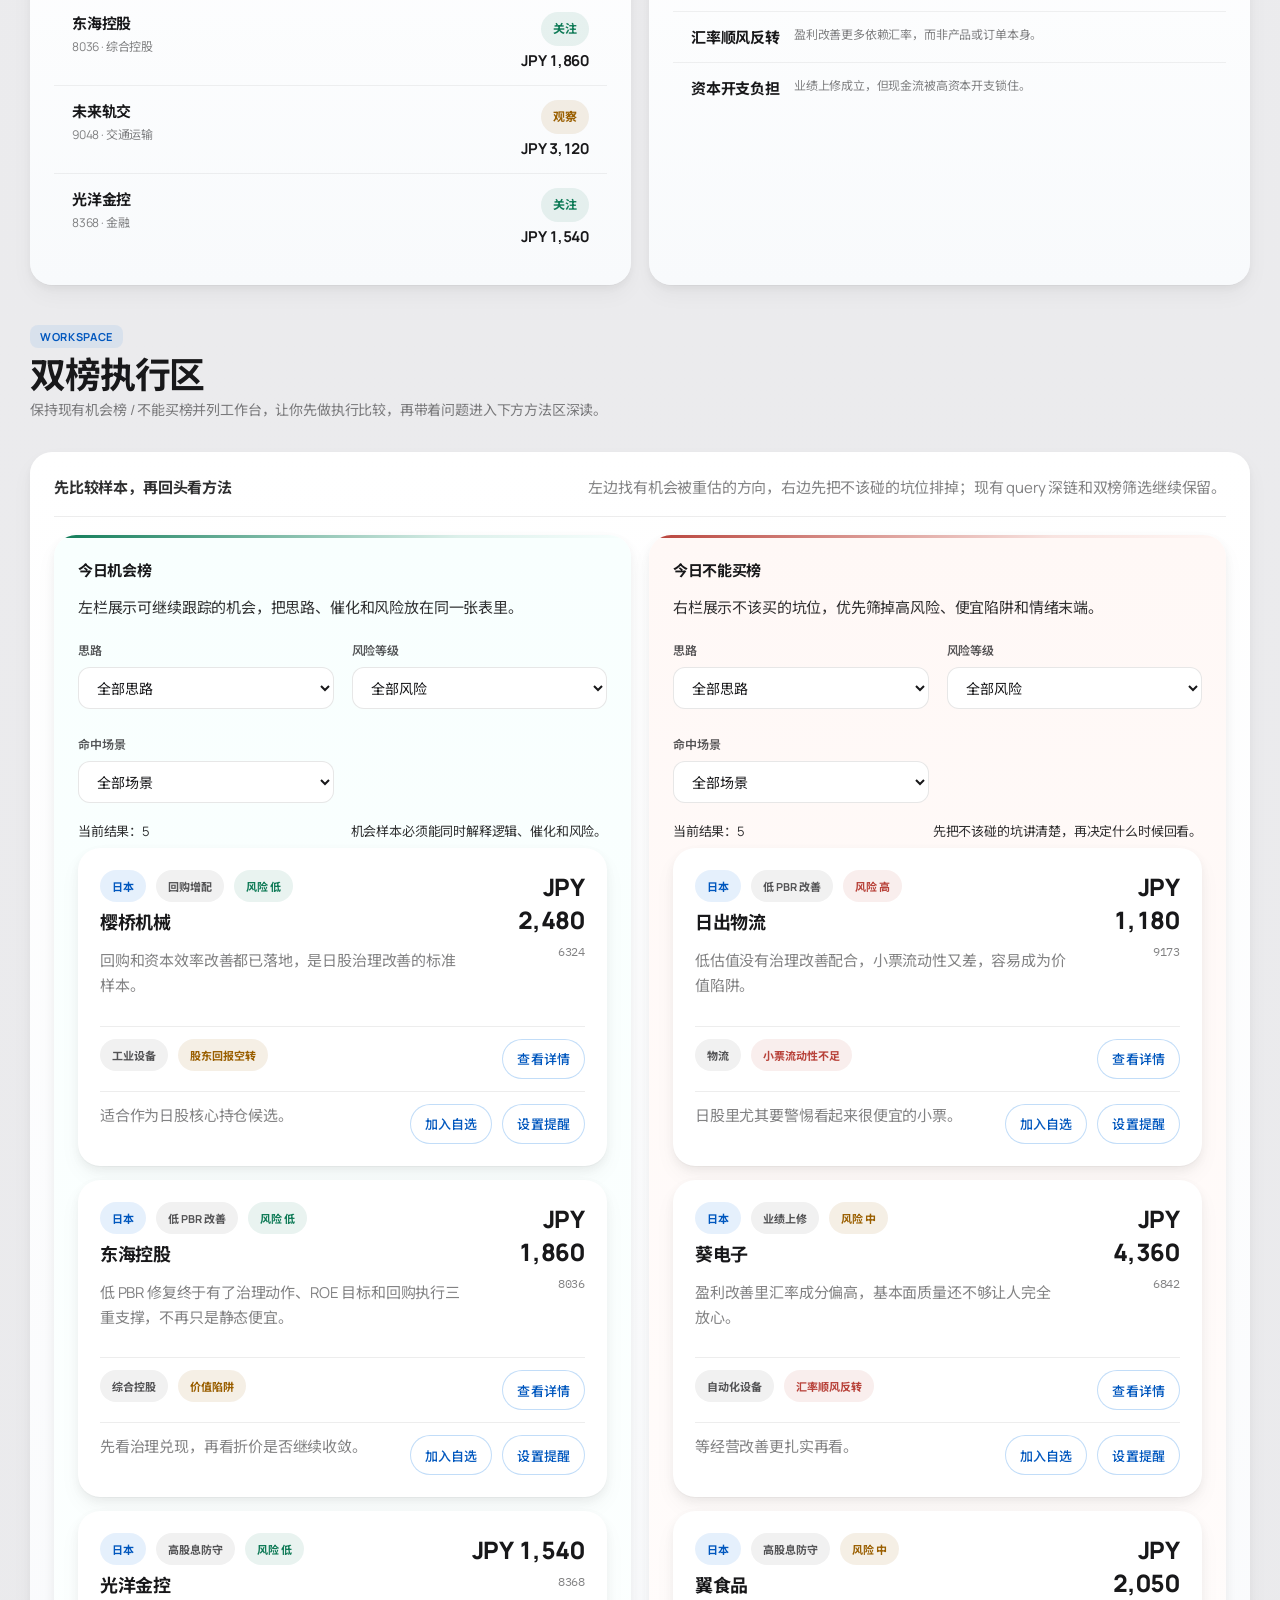
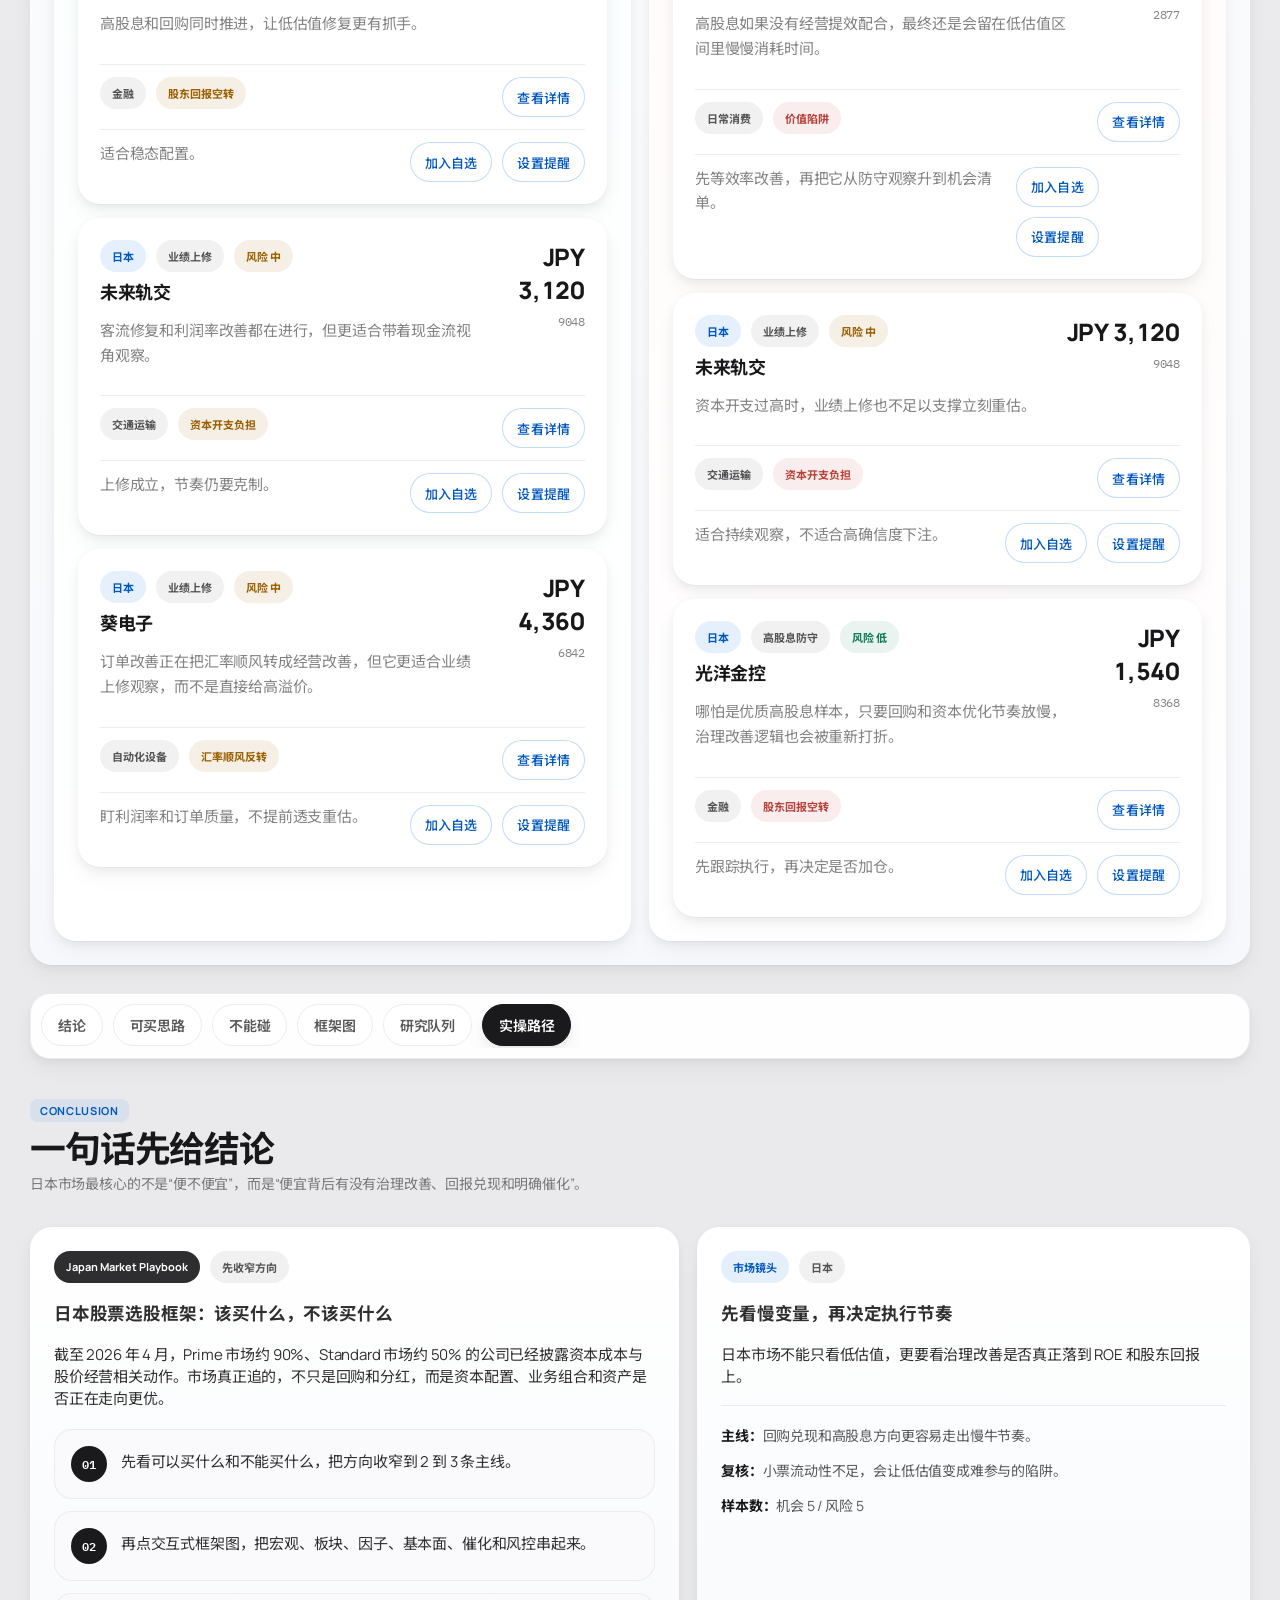
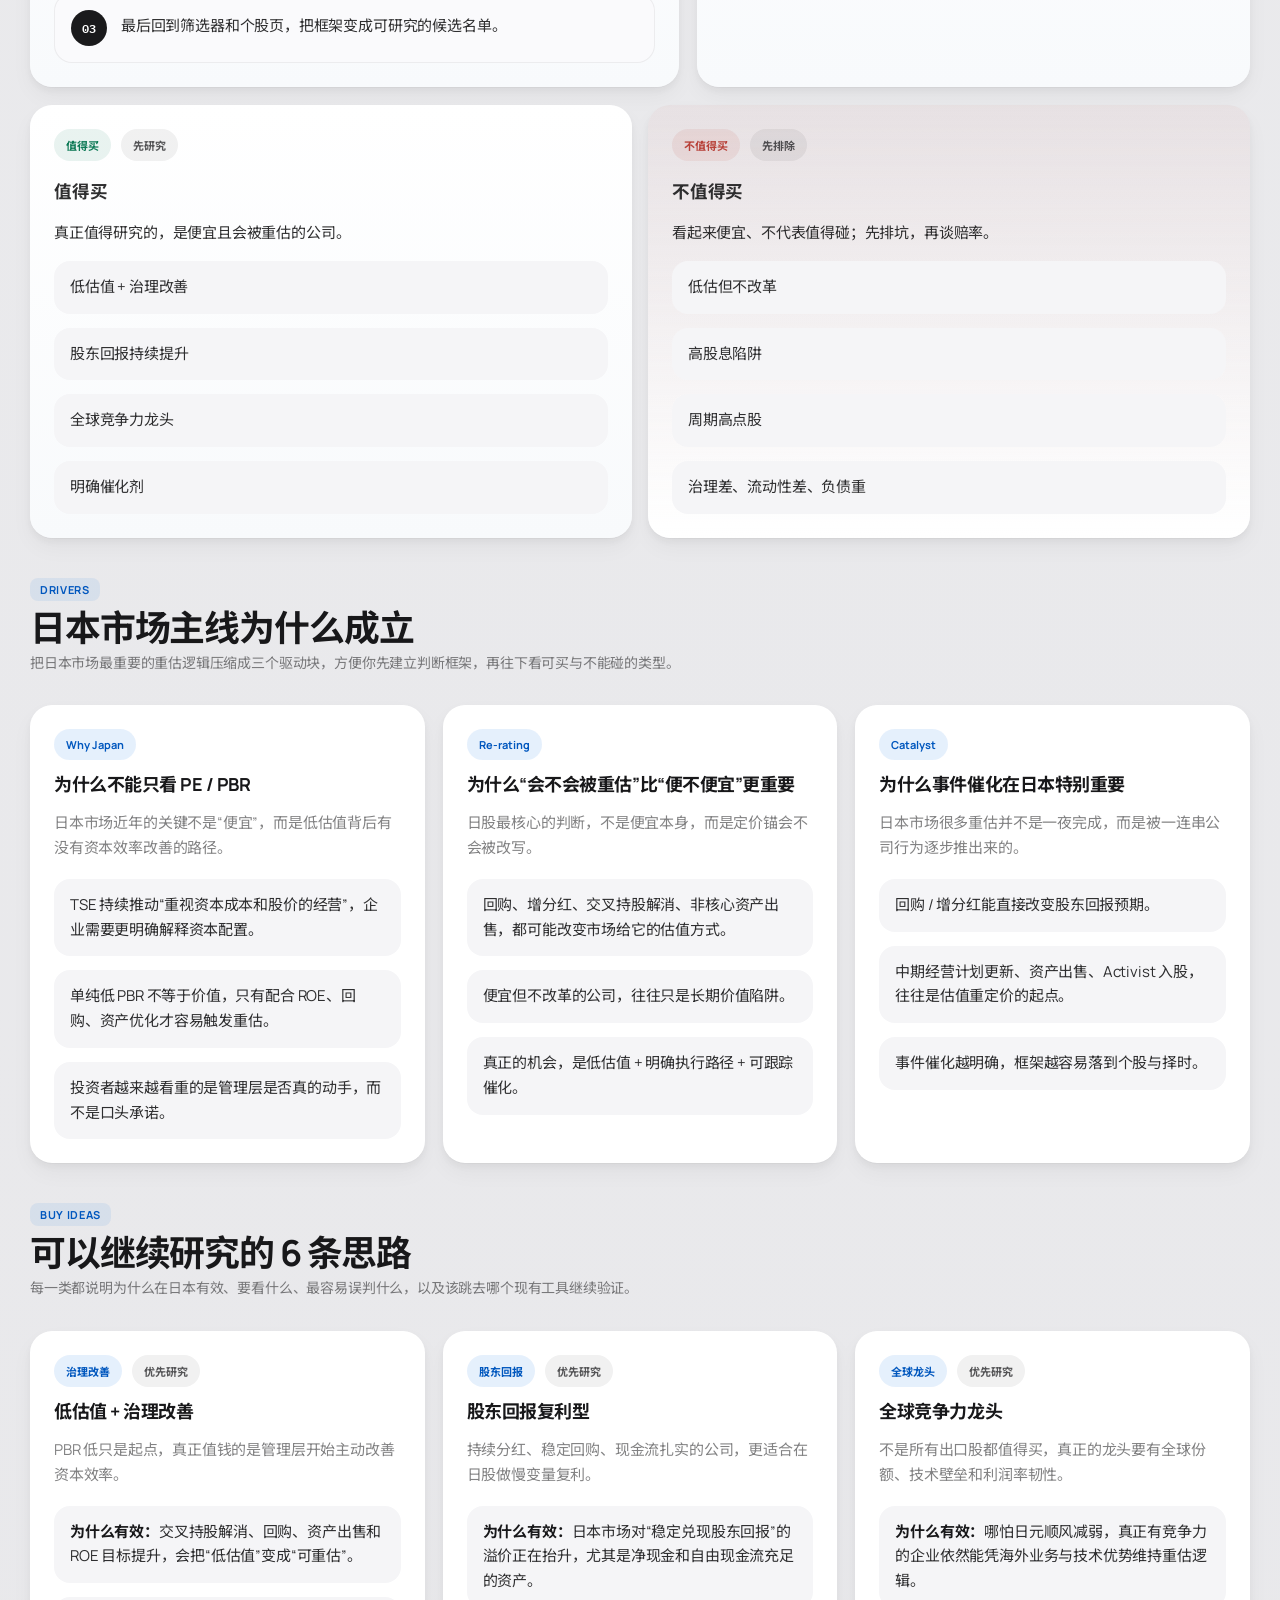
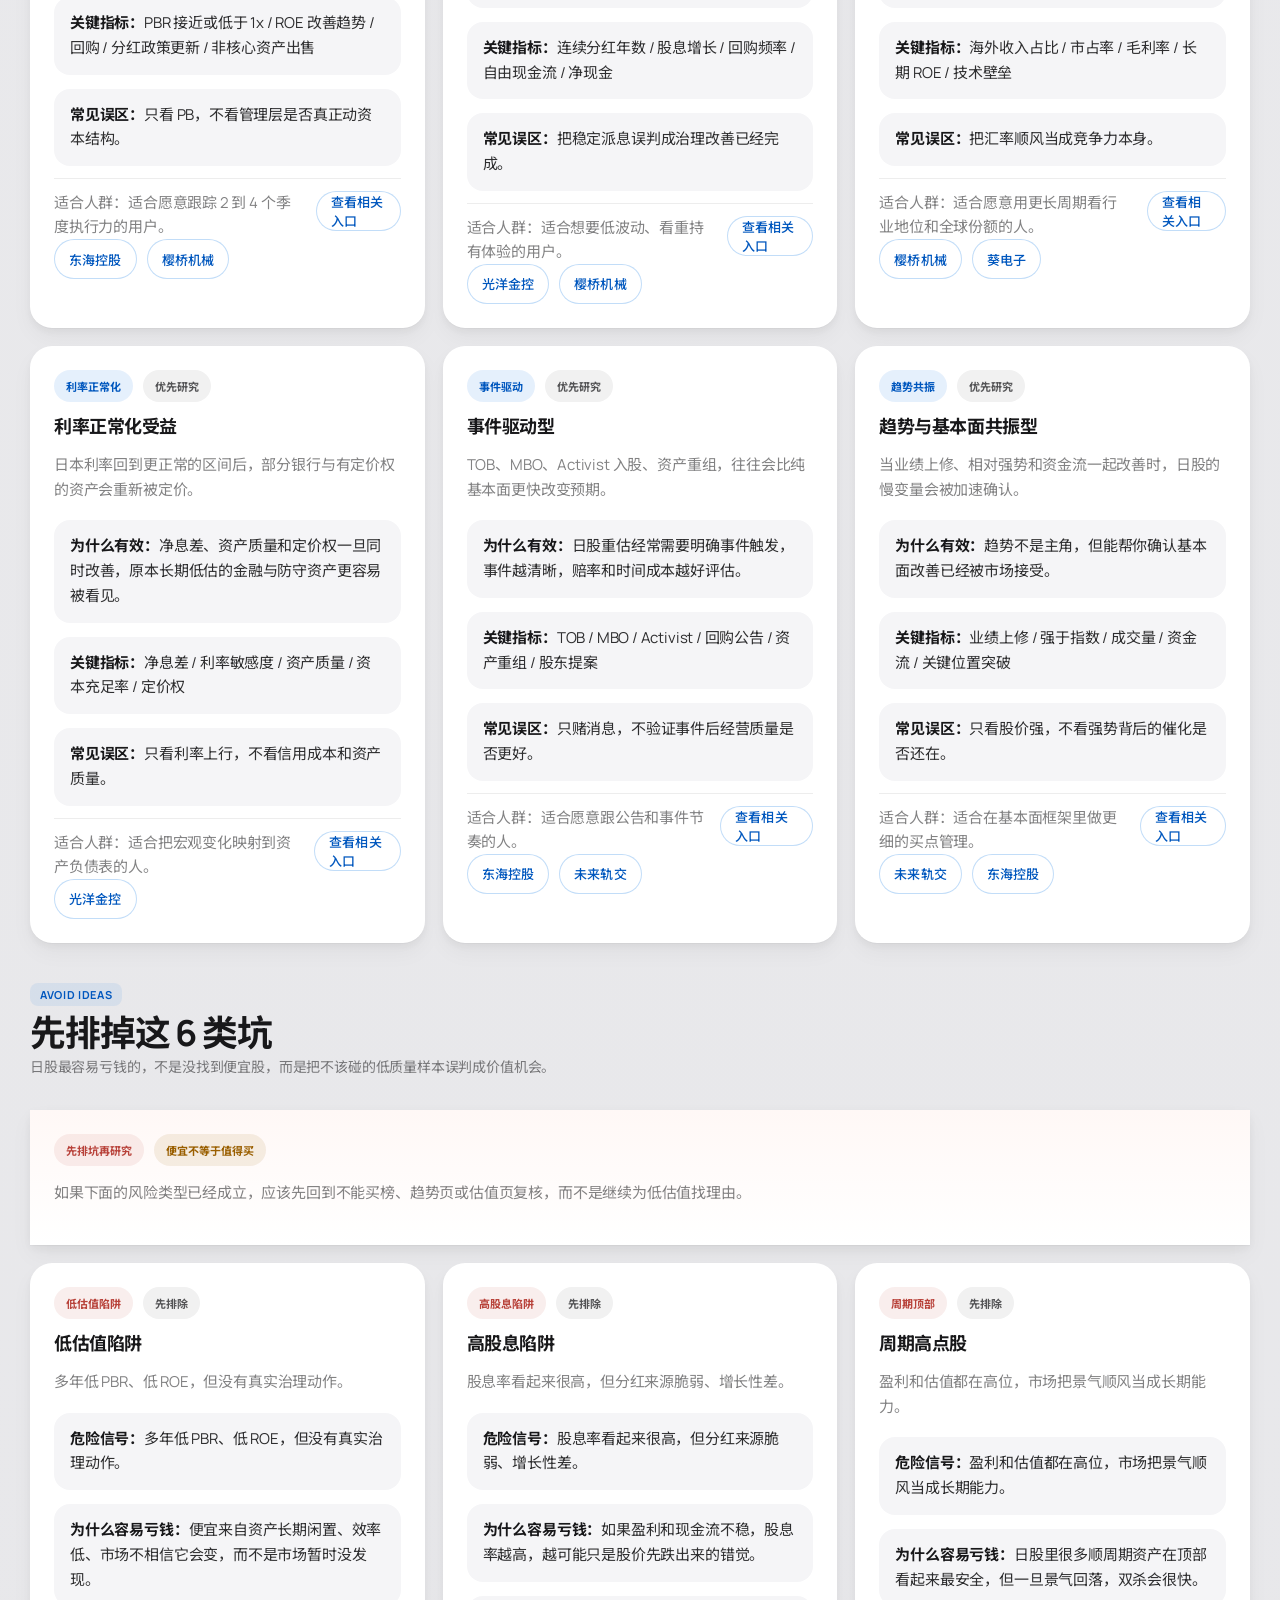
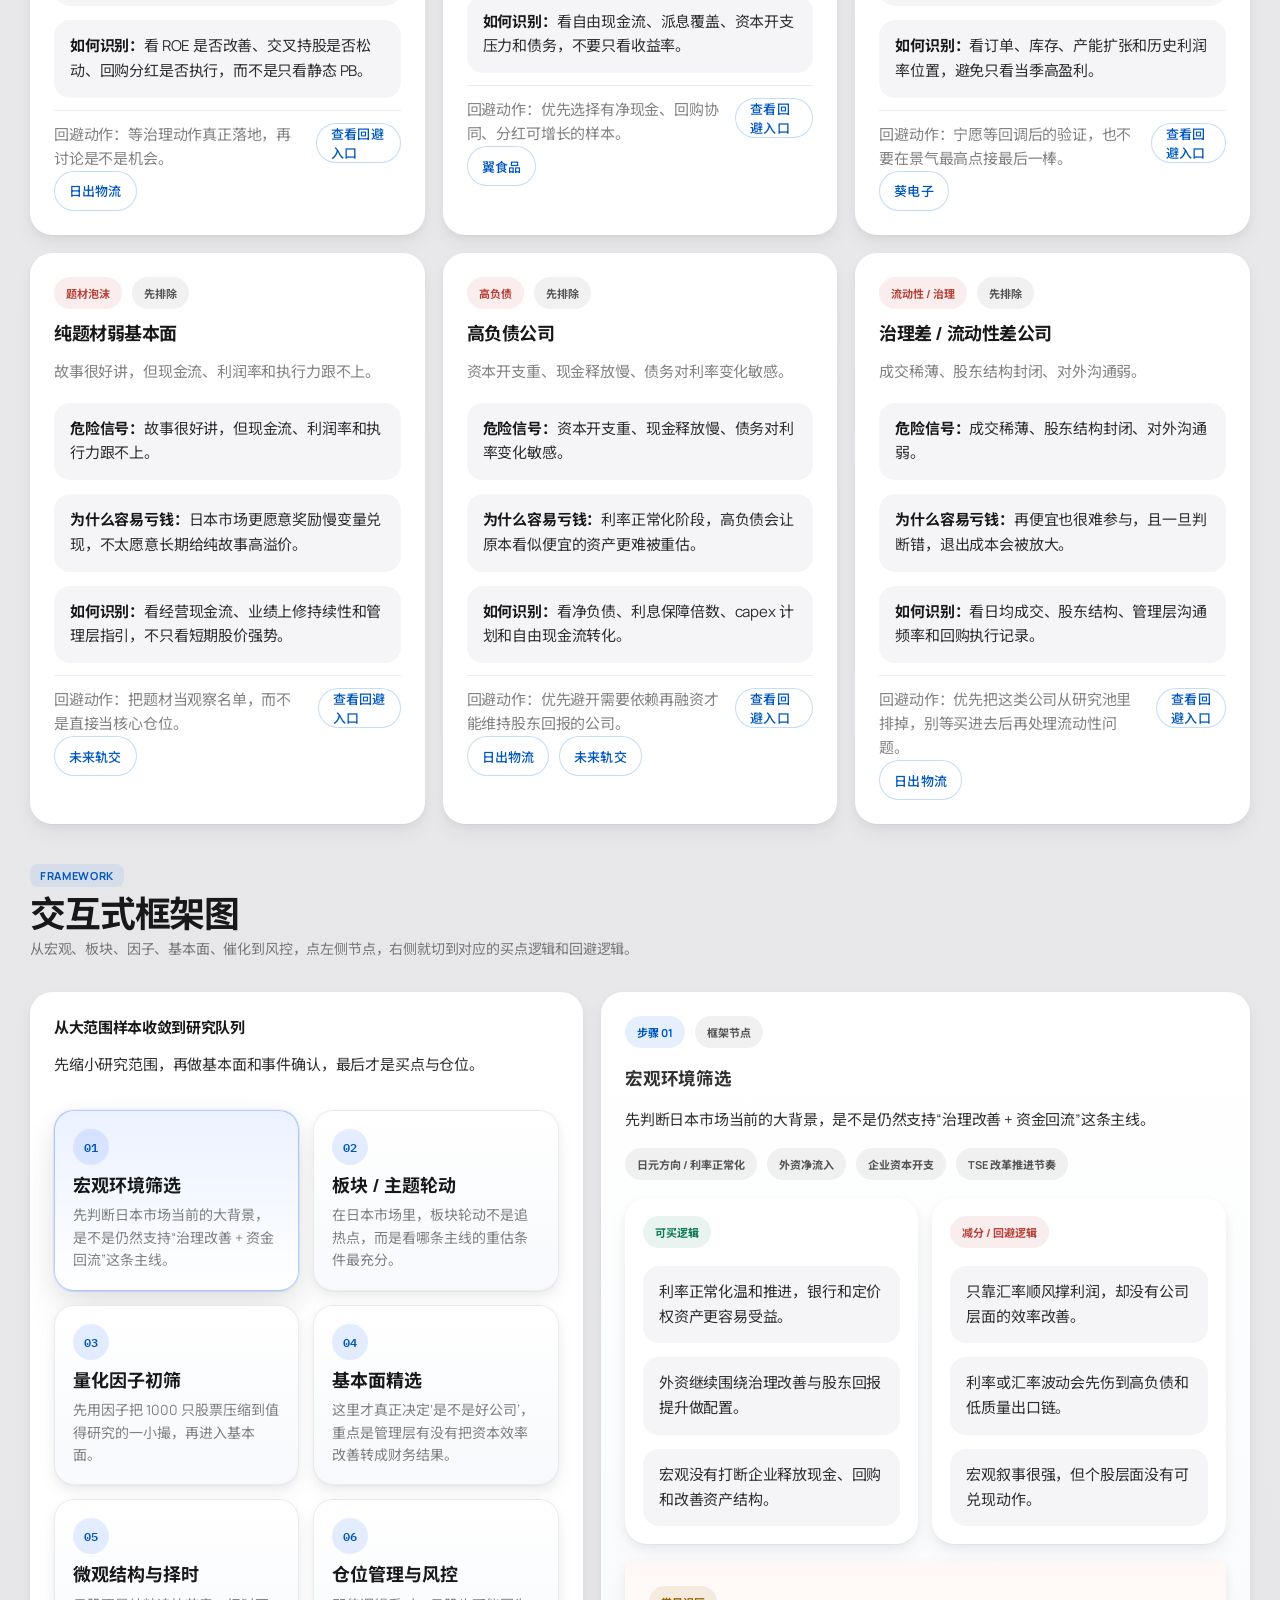
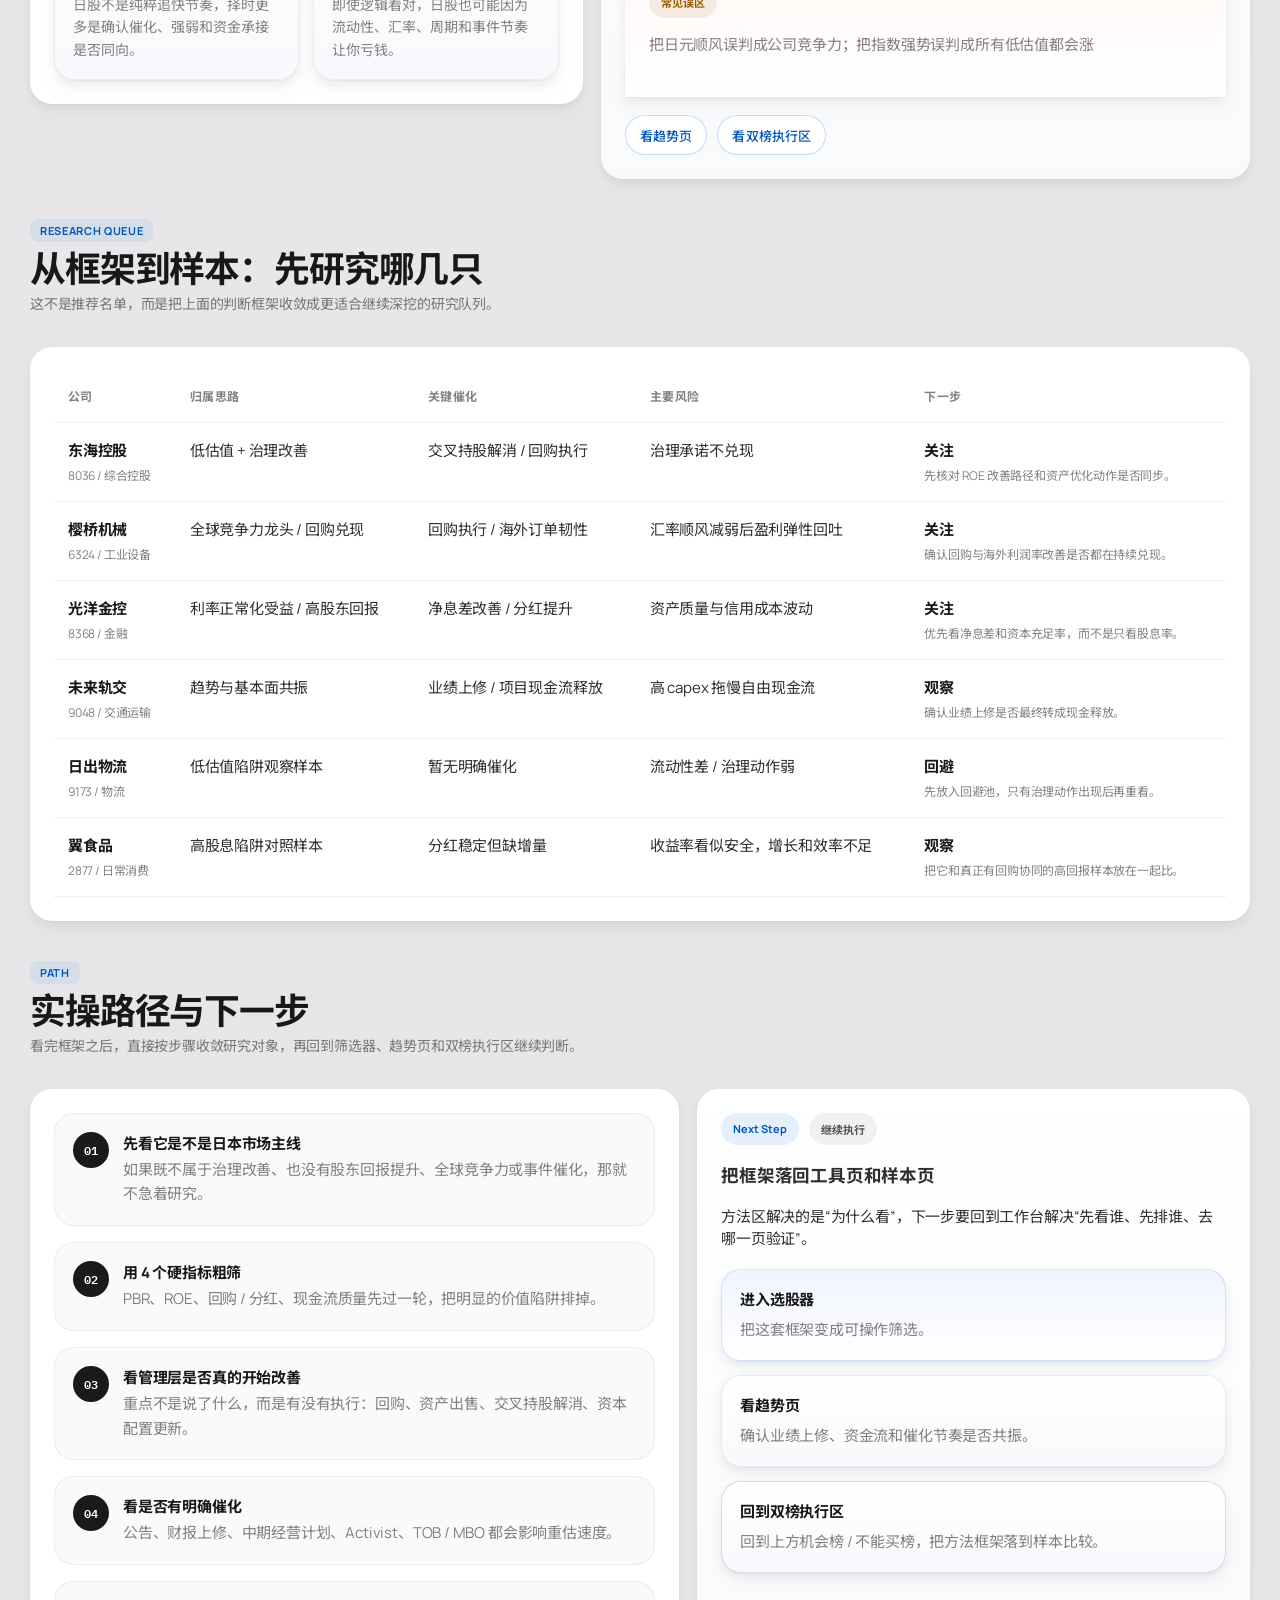
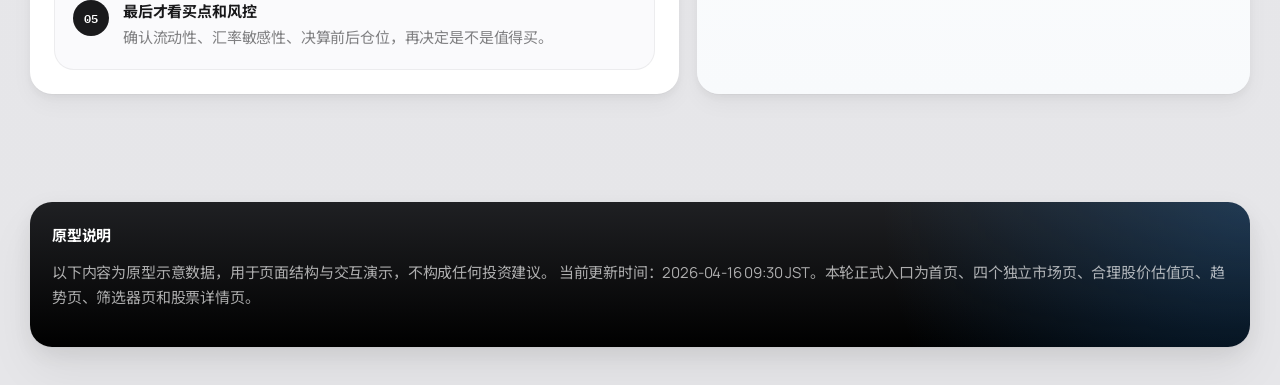
<file: prototype/market-jp.html>
<!DOCTYPE html>
<html lang="zh-CN">
<head>
  <meta charset="UTF-8">
  <meta name="viewport" content="width=device-width, initial-scale=1.0">
  <title>四大市场股票思路 | 日本市场原型</title>
  <link rel="stylesheet" href="assets/styles.css">
</head>
<body data-page="market" data-market="jp">
  <div id="app"></div>
  <script src="assets/data.js"></script>
  <script src="assets/app.js"></script>
</body>
</html>
</file>
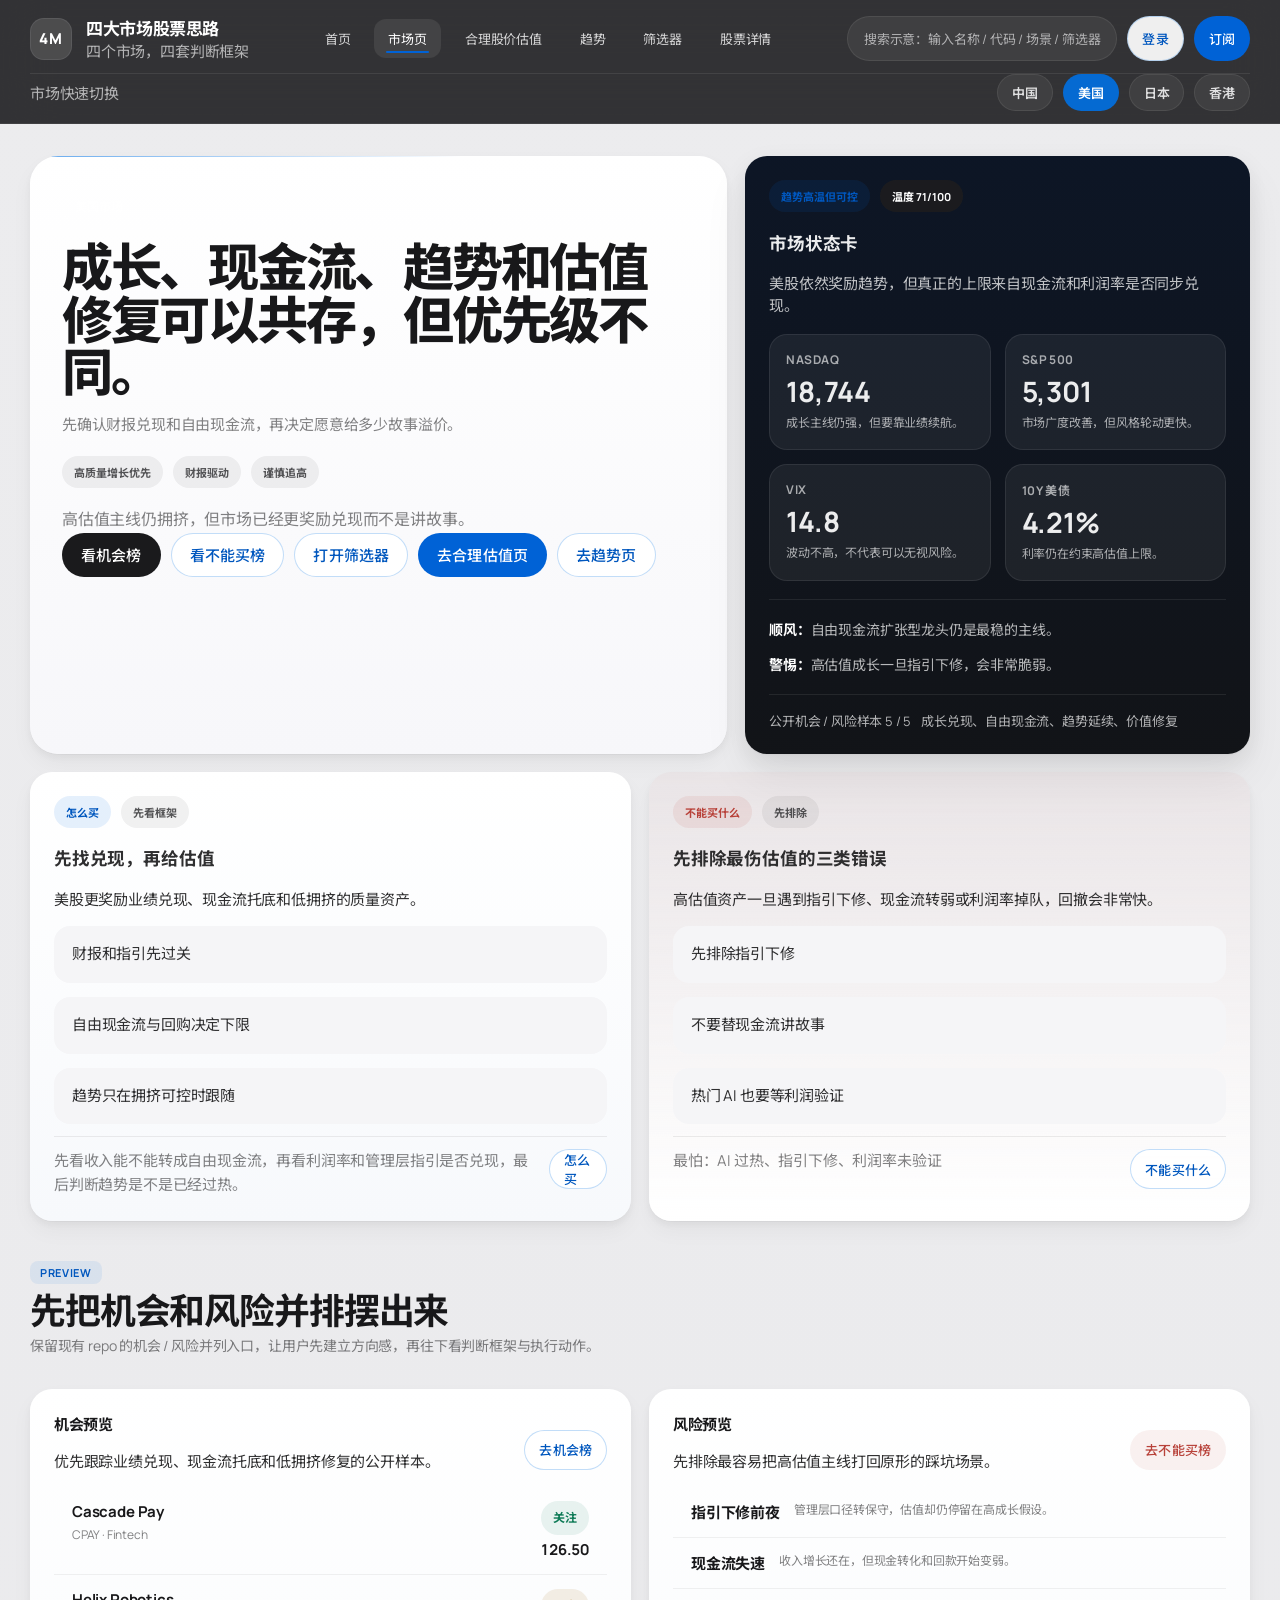
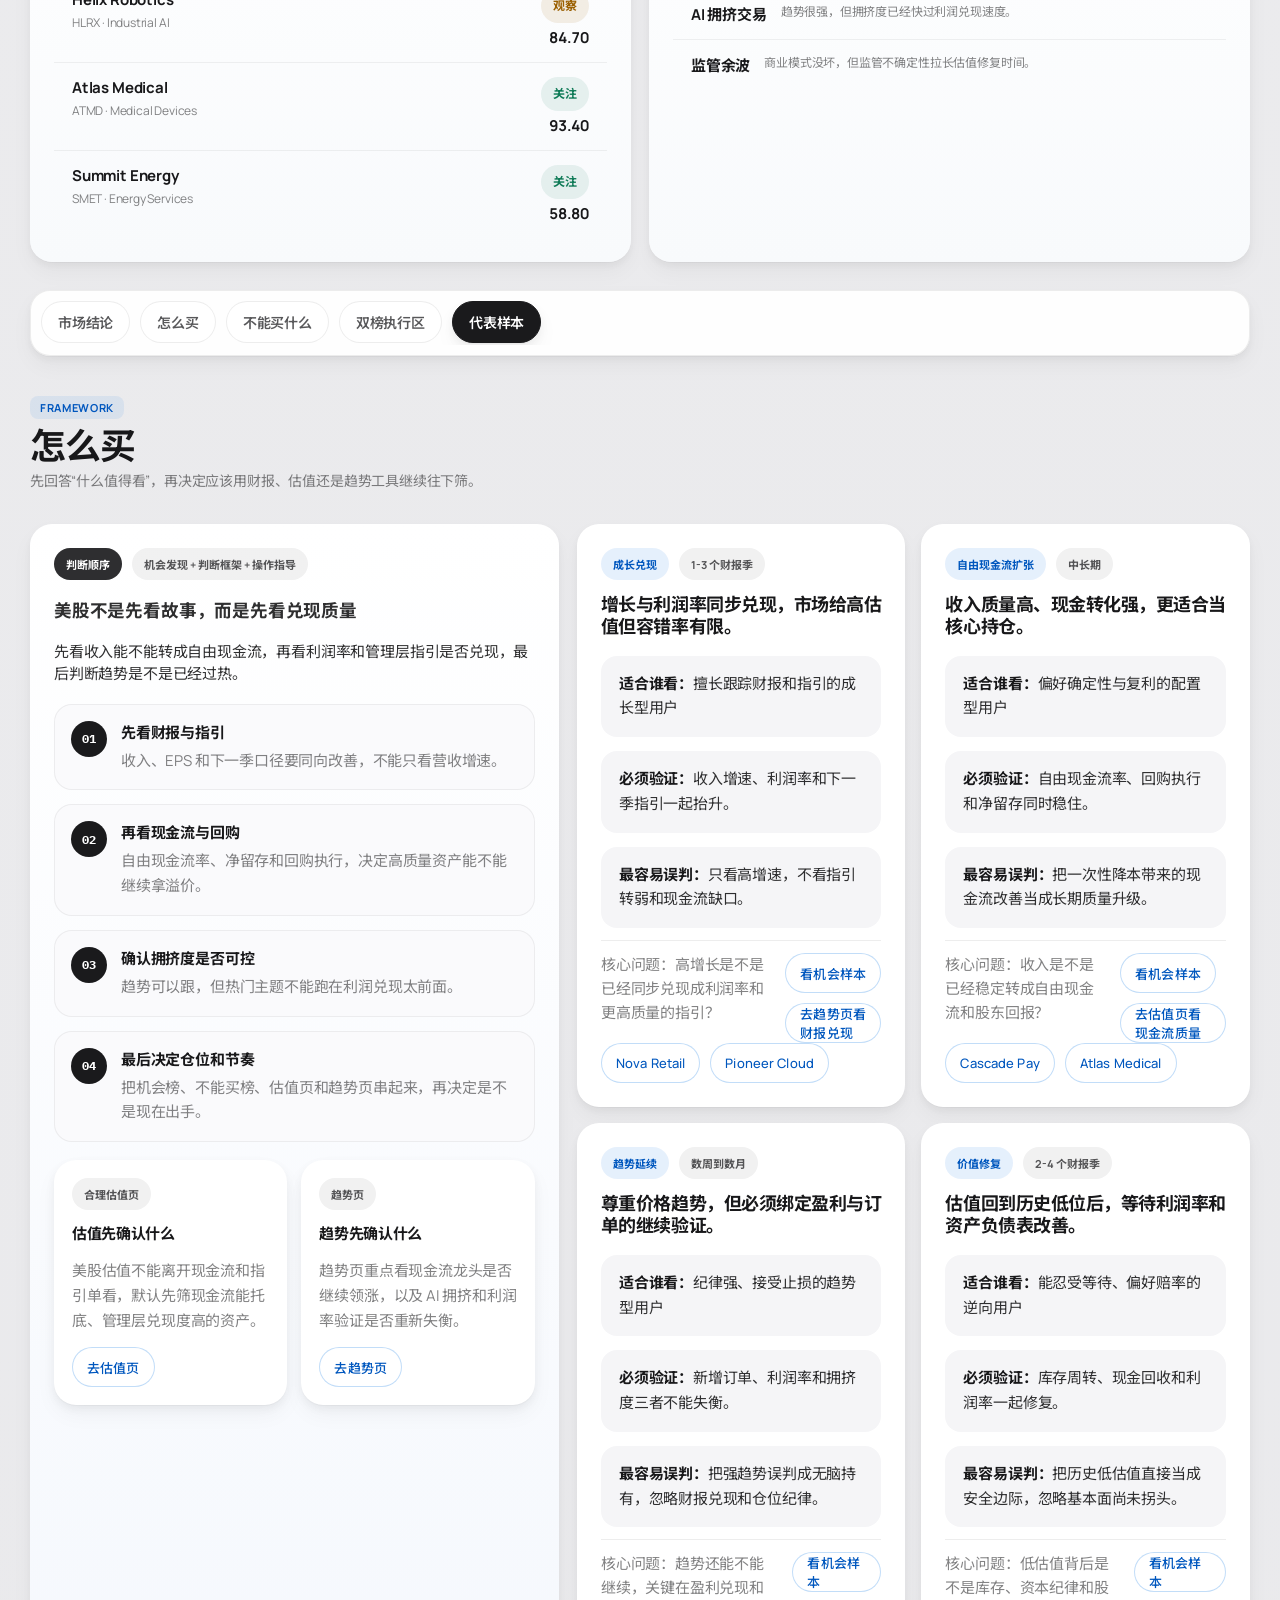
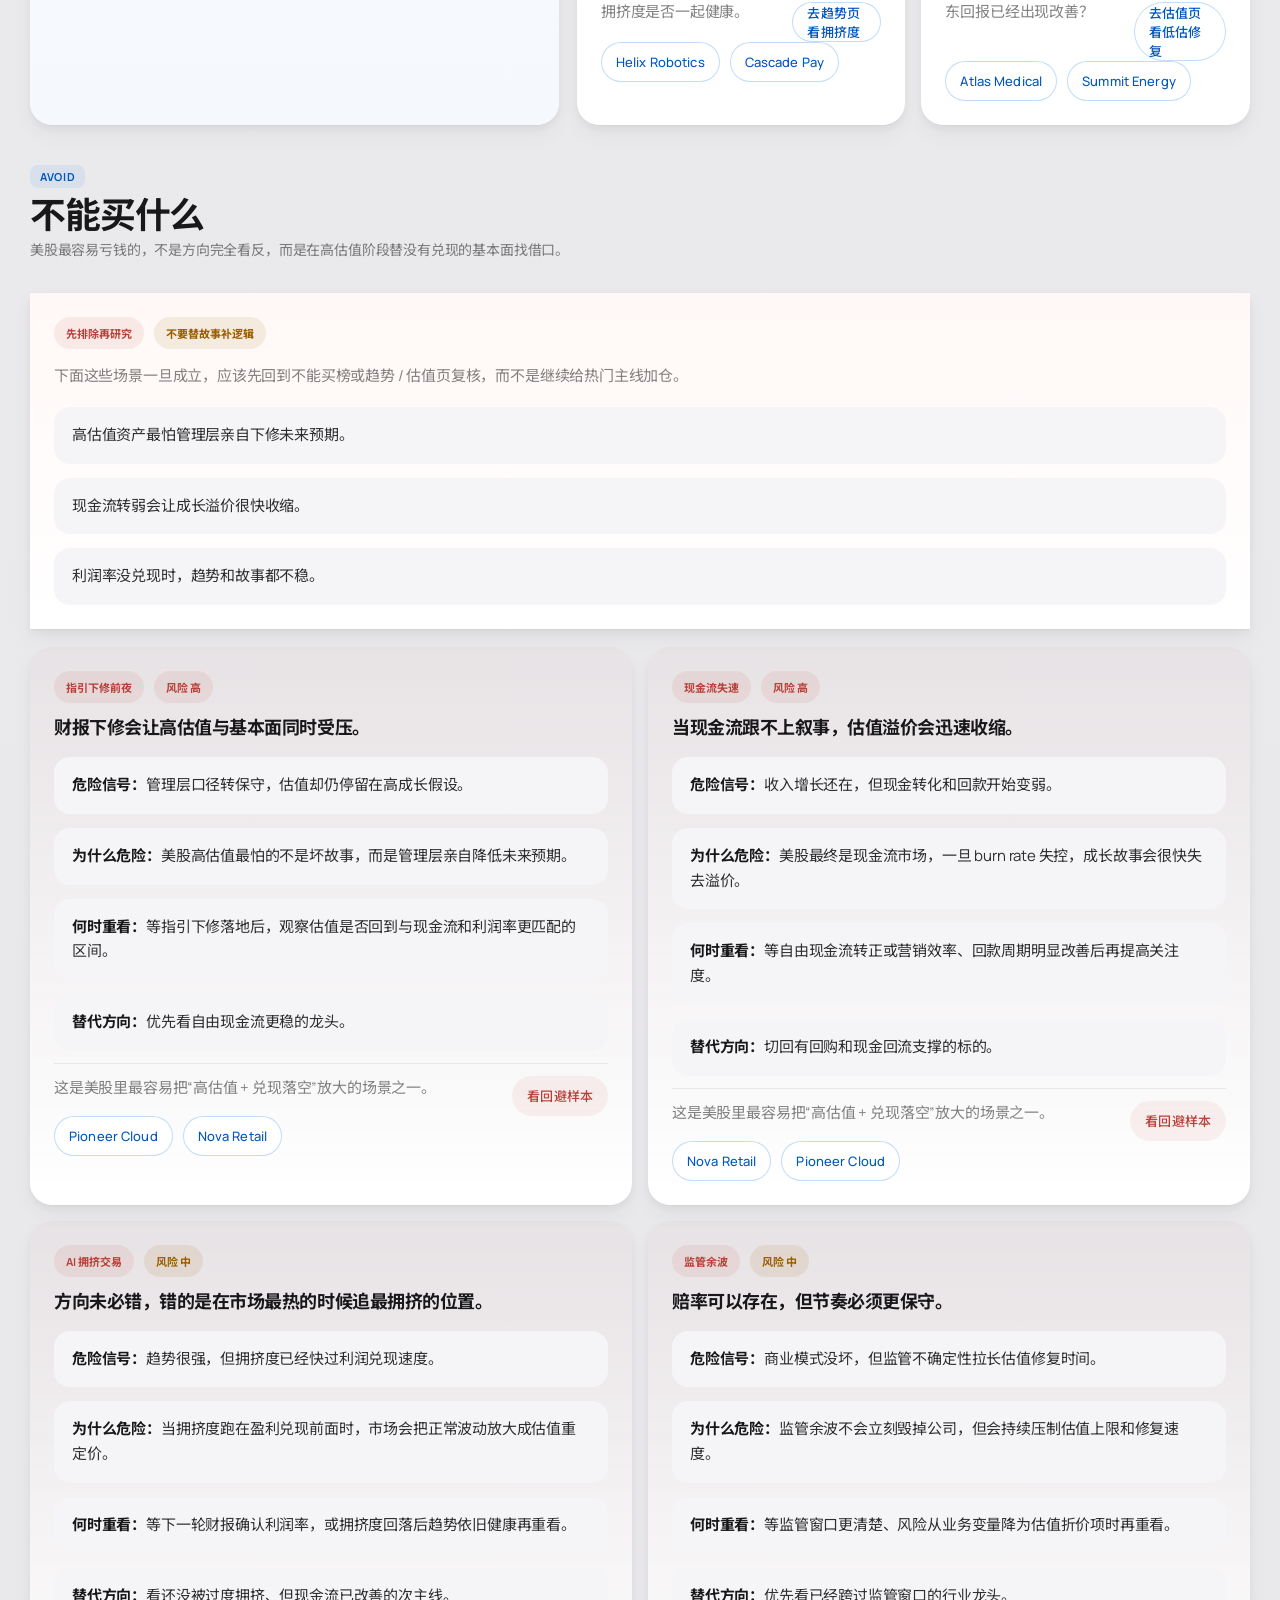
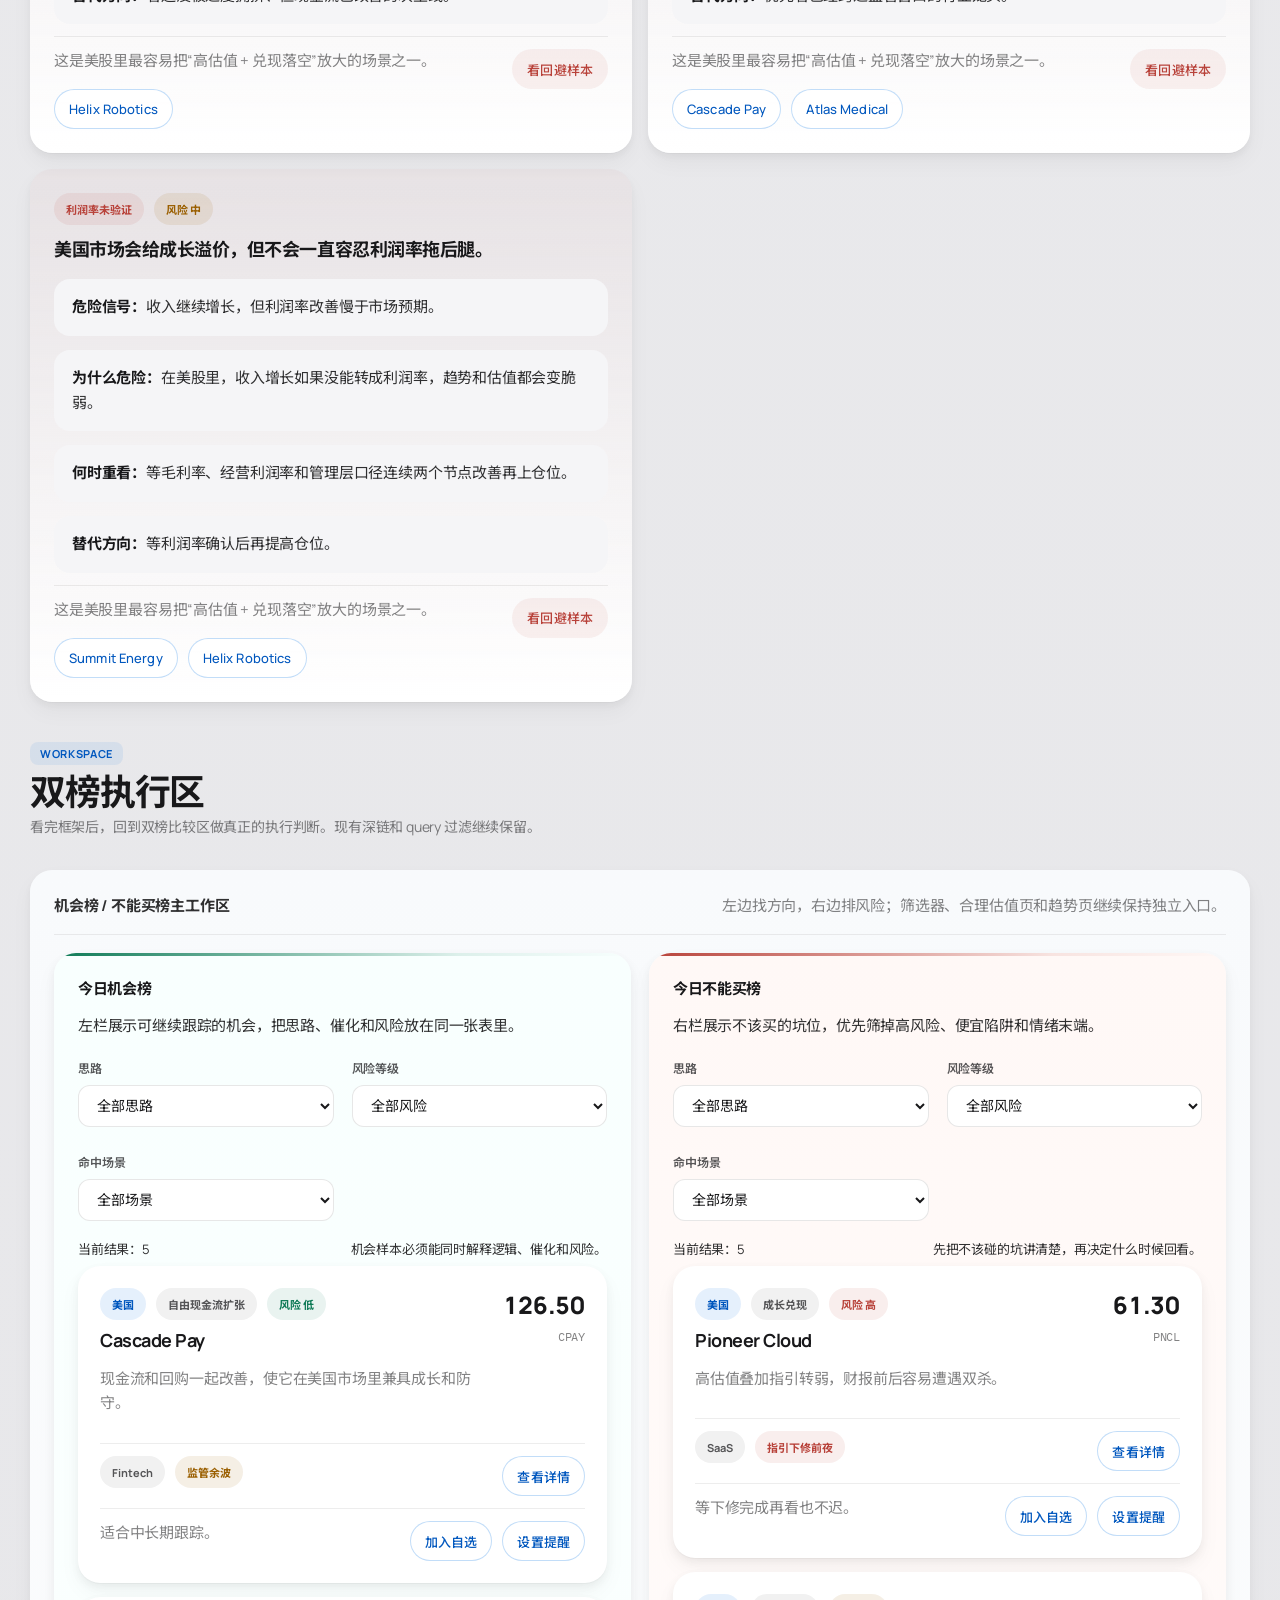
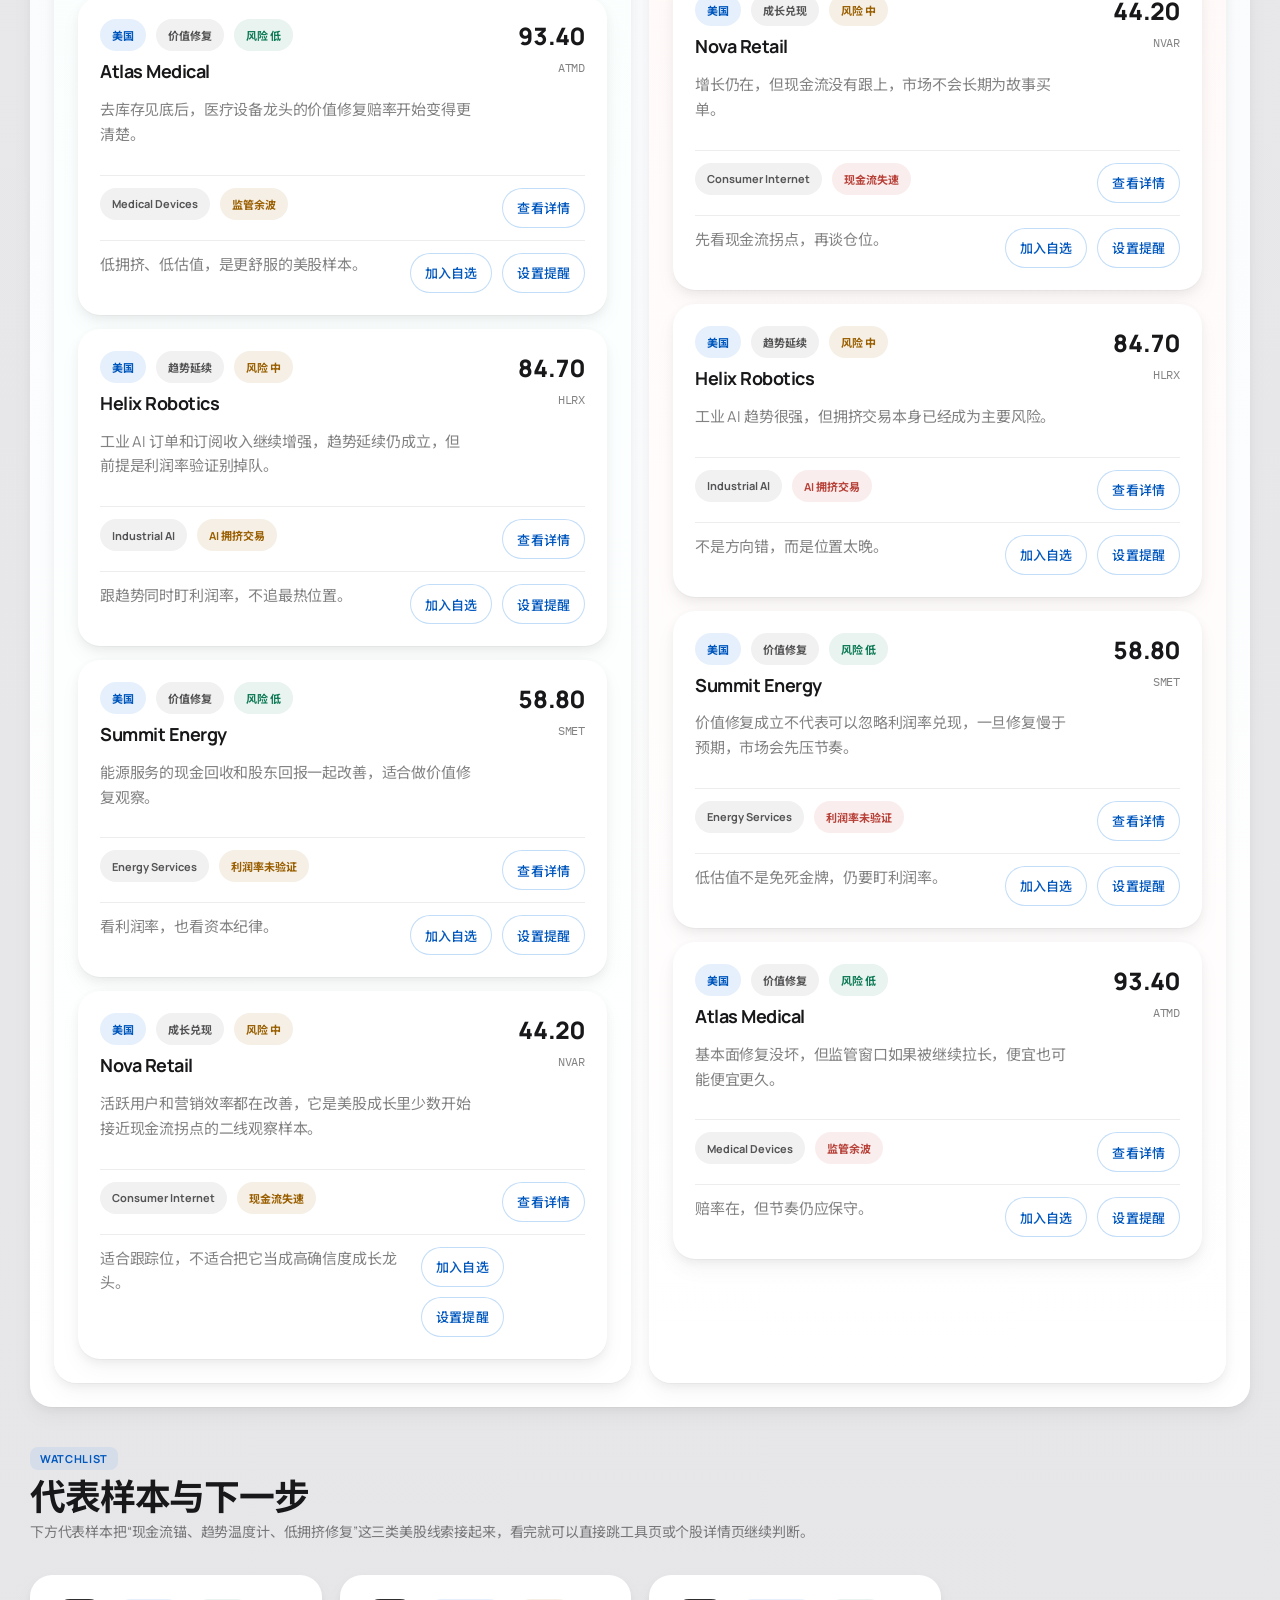
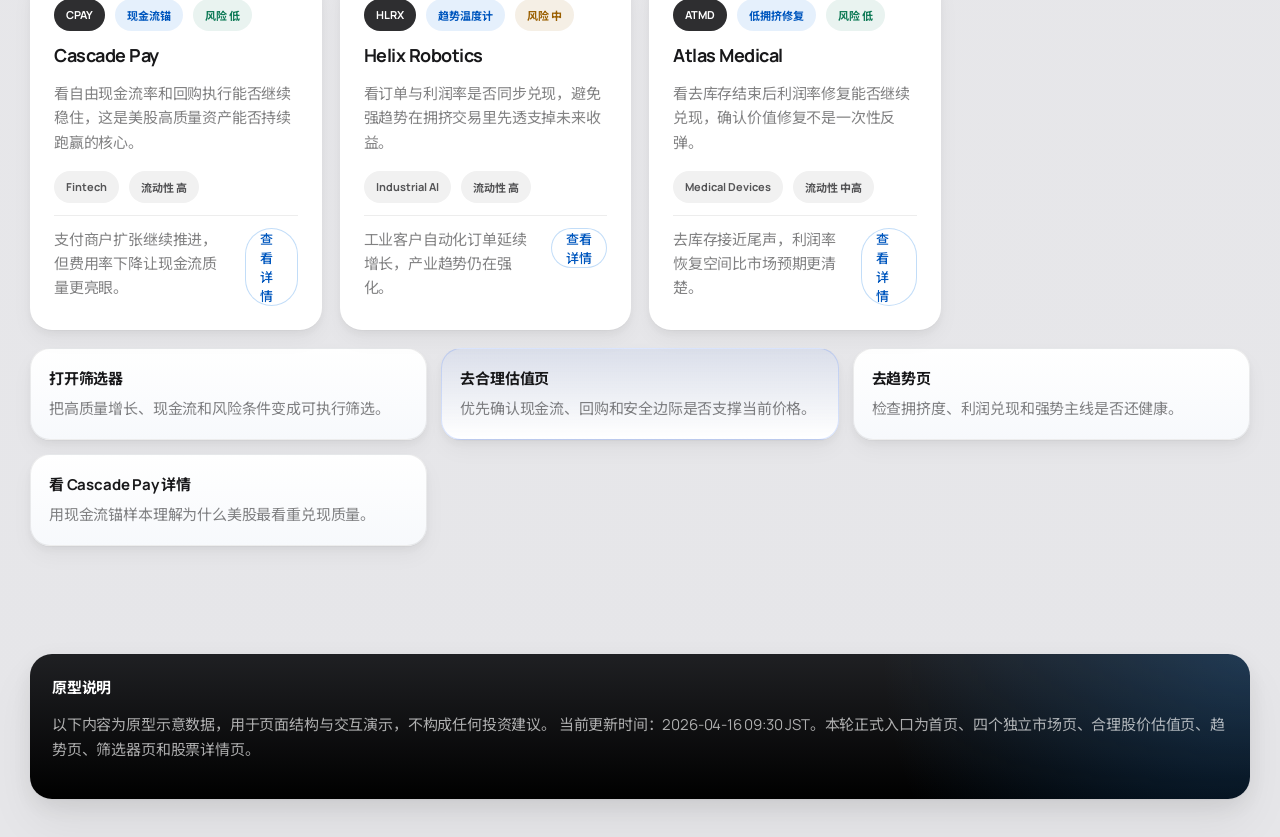
<file: prototype/market-us.html>
<!DOCTYPE html>
<html lang="zh-CN">
<head>
  <meta charset="UTF-8">
  <meta name="viewport" content="width=device-width, initial-scale=1.0">
  <title>四大市场股票思路 | 美国市场原型</title>
  <link rel="stylesheet" href="assets/styles.css">
</head>
<body data-page="market" data-market="us">
  <div id="app"></div>
  <script src="assets/data.js"></script>
  <script src="assets/app.js"></script>
</body>
</html>
</file>
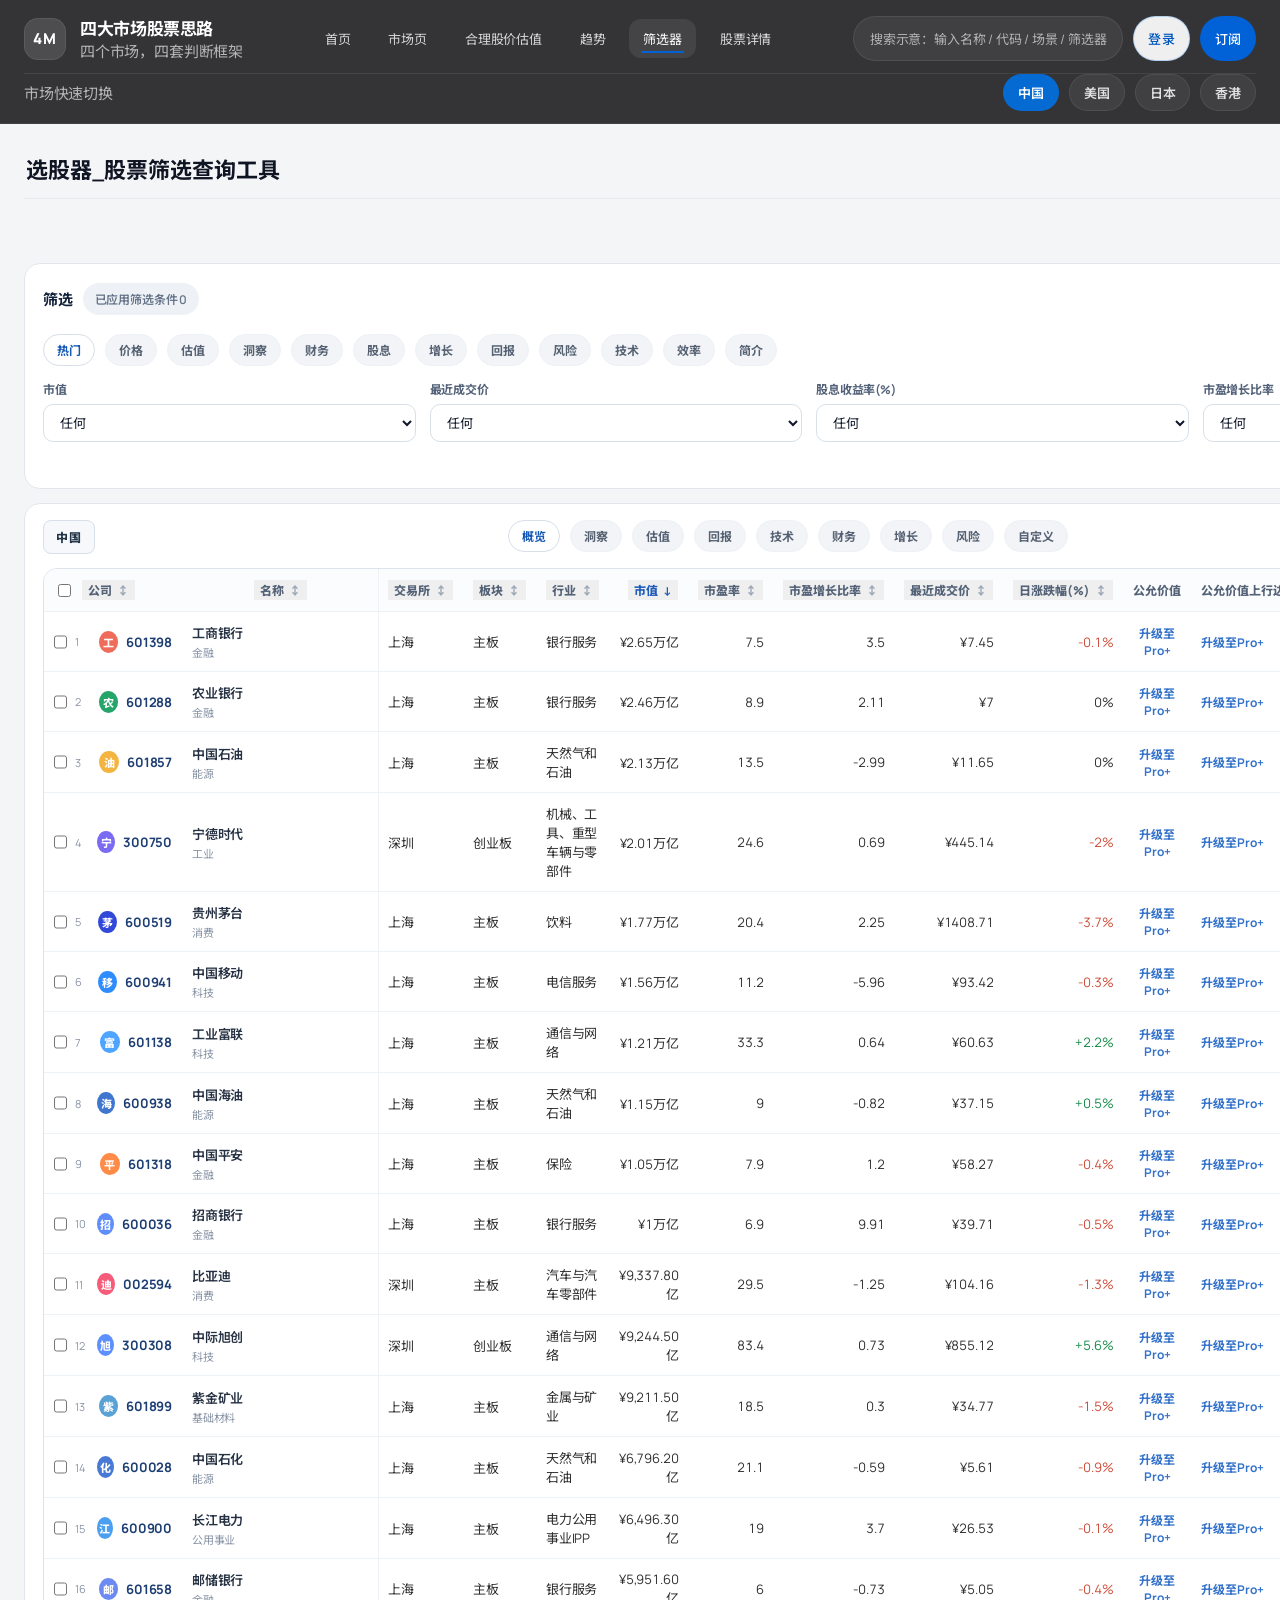
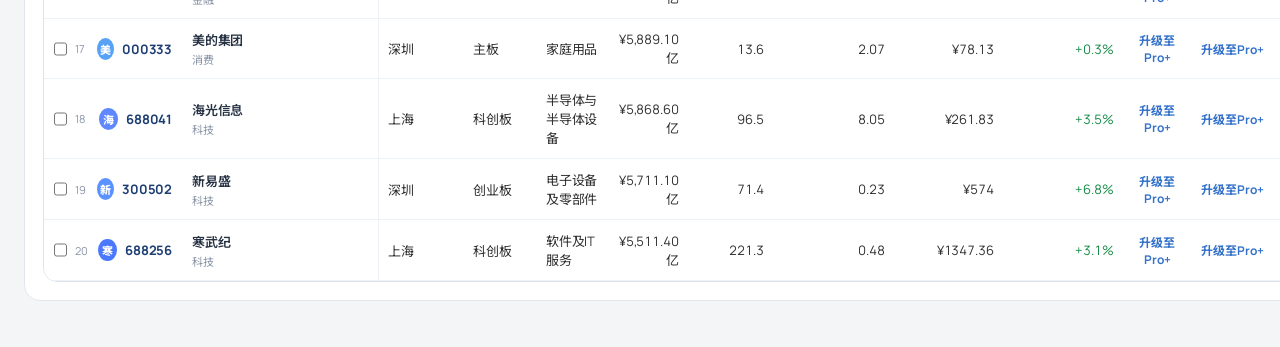
<file: prototype/screener.html>
<!DOCTYPE html>
<html lang="zh-CN">
<head>
  <meta charset="UTF-8">
  <meta name="viewport" content="width=device-width, initial-scale=1.0">
  <title>四大市场股票思路 | 筛选器原型</title>
  <link rel="stylesheet" href="assets/styles.css?v=20260417-screener">
</head>
<body data-page="screener">
  <div id="app"></div>
  <script src="assets/data.js?v=20260417-screener"></script>
  <script src="assets/app.js?v=20260417-screener"></script>
</body>
</html>
</file>
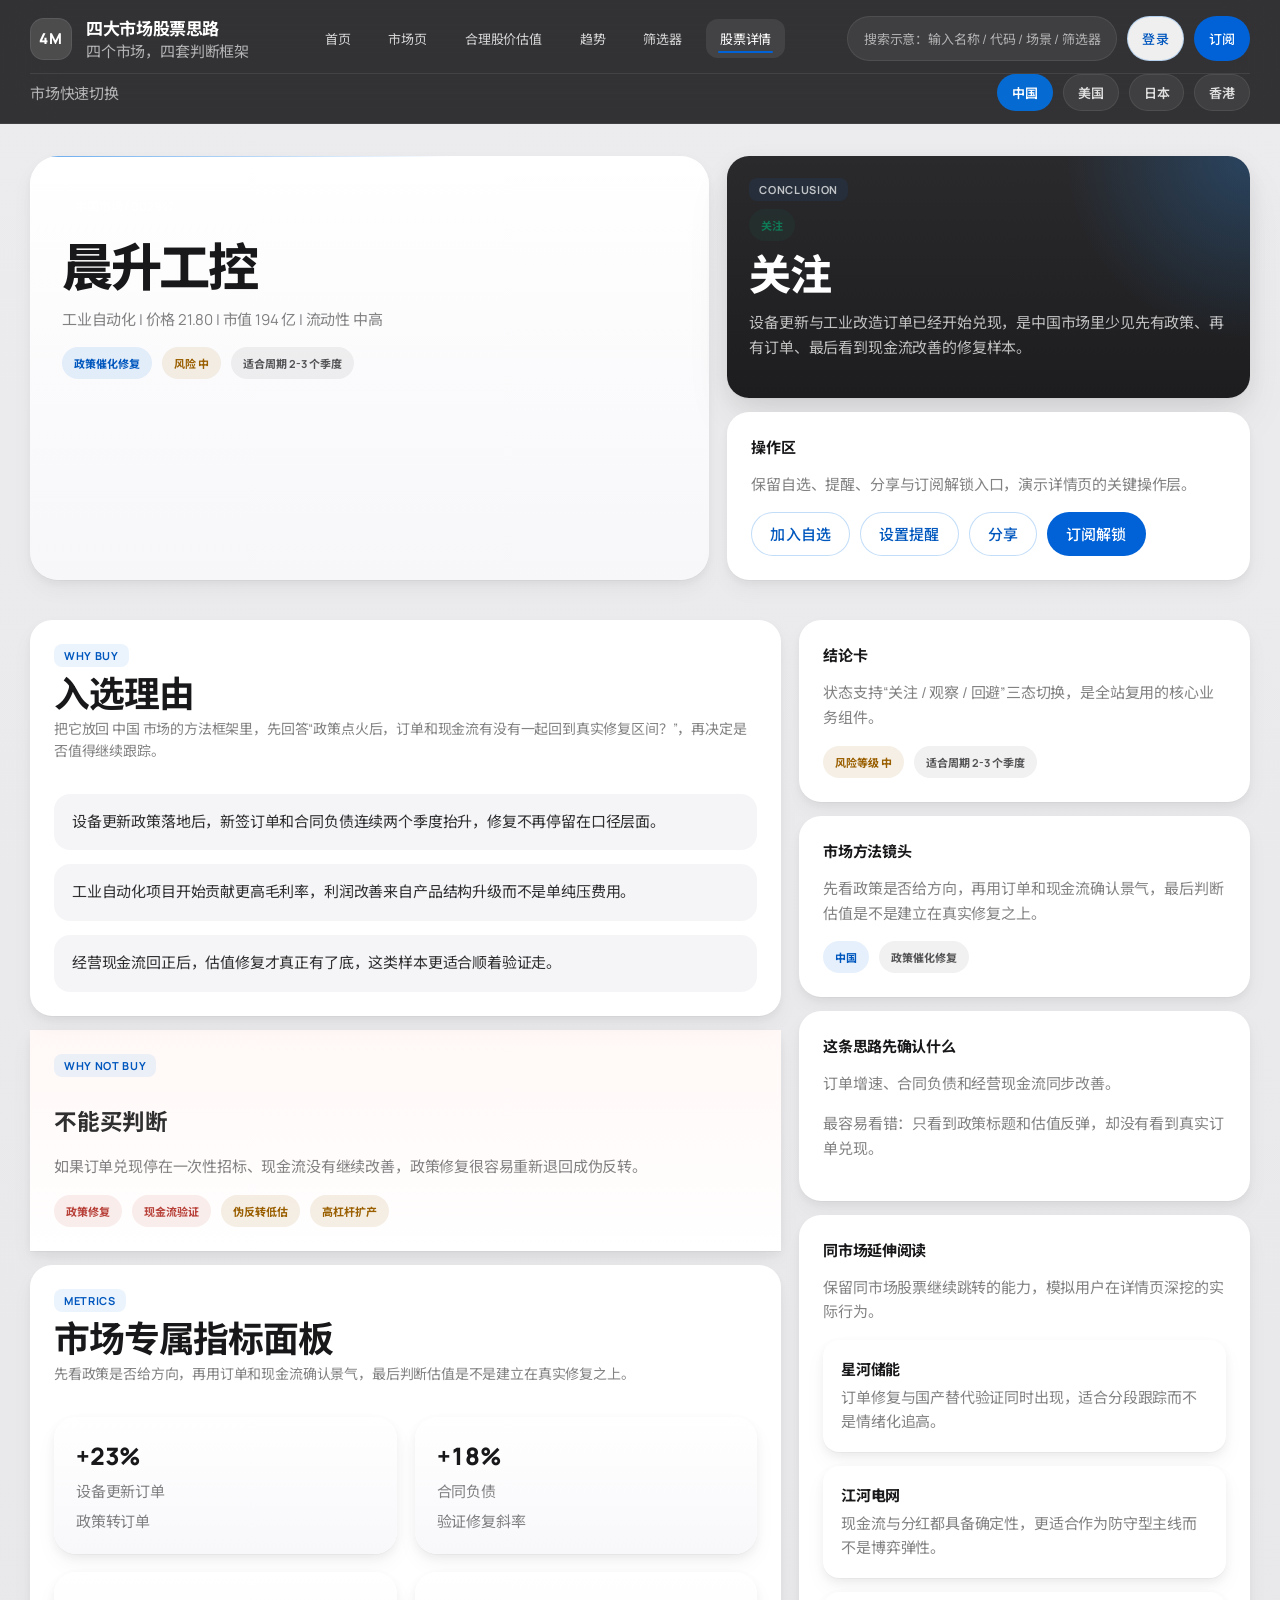
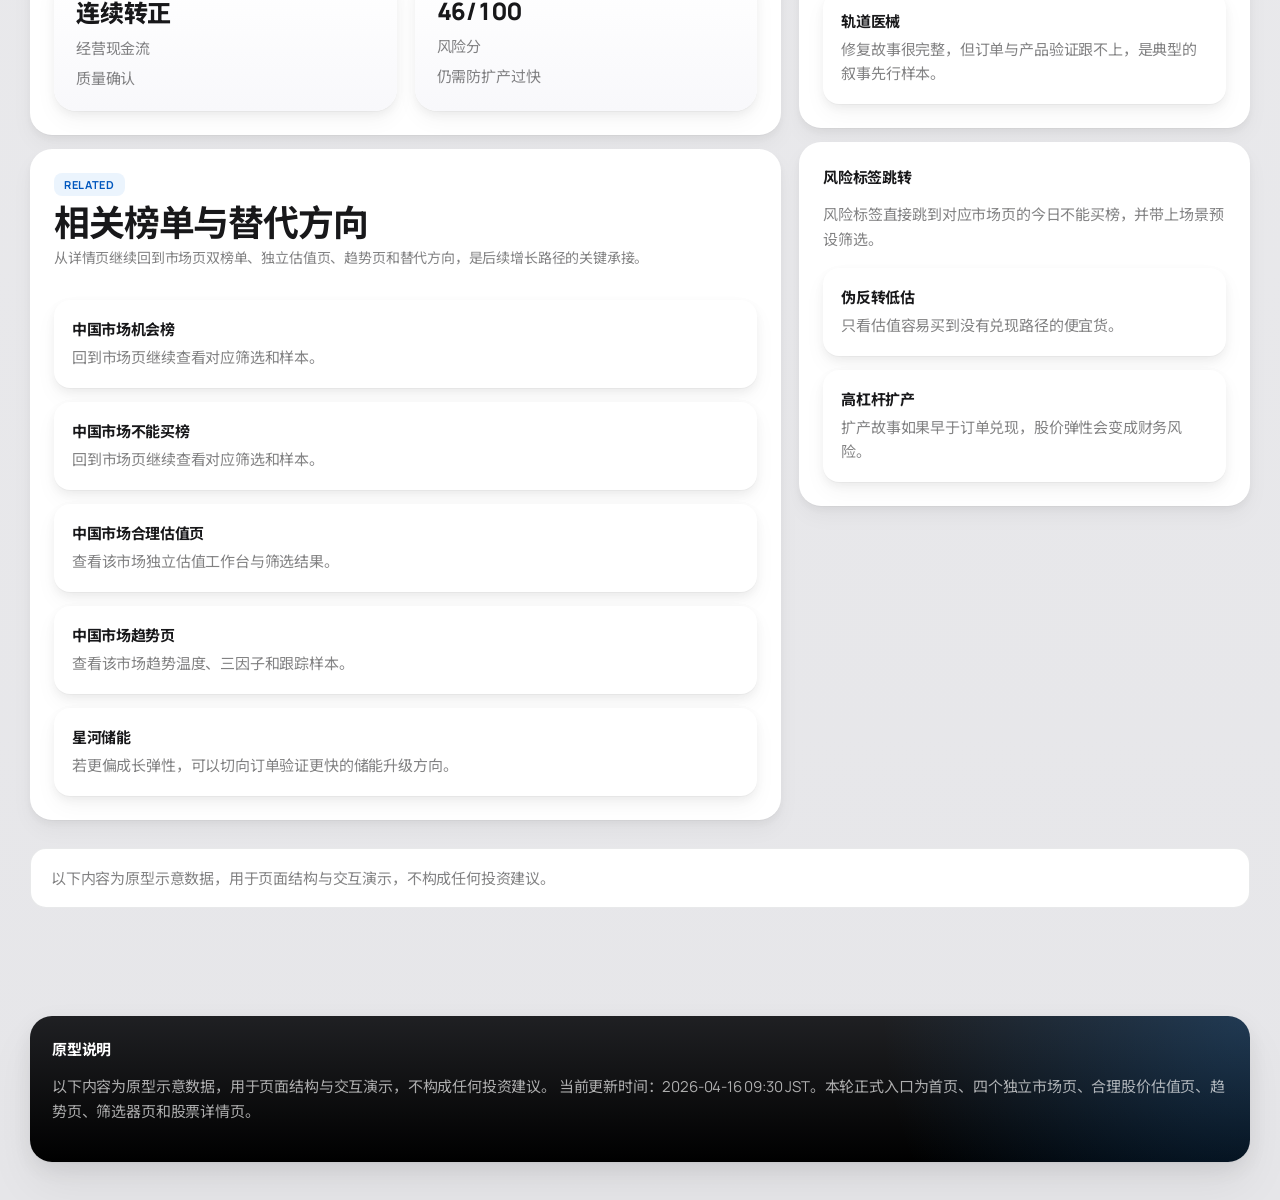
<file: prototype/stock.html>
<!DOCTYPE html>
<html lang="zh-CN">
<head>
  <meta charset="UTF-8">
  <meta name="viewport" content="width=device-width, initial-scale=1.0">
  <title>四大市场股票思路 | 股票详情原型</title>
  <link rel="stylesheet" href="assets/styles.css">
</head>
<body data-page="stock">
  <div id="app"></div>
  <script src="assets/data.js"></script>
  <script src="assets/app.js"></script>
</body>
</html>
</file>
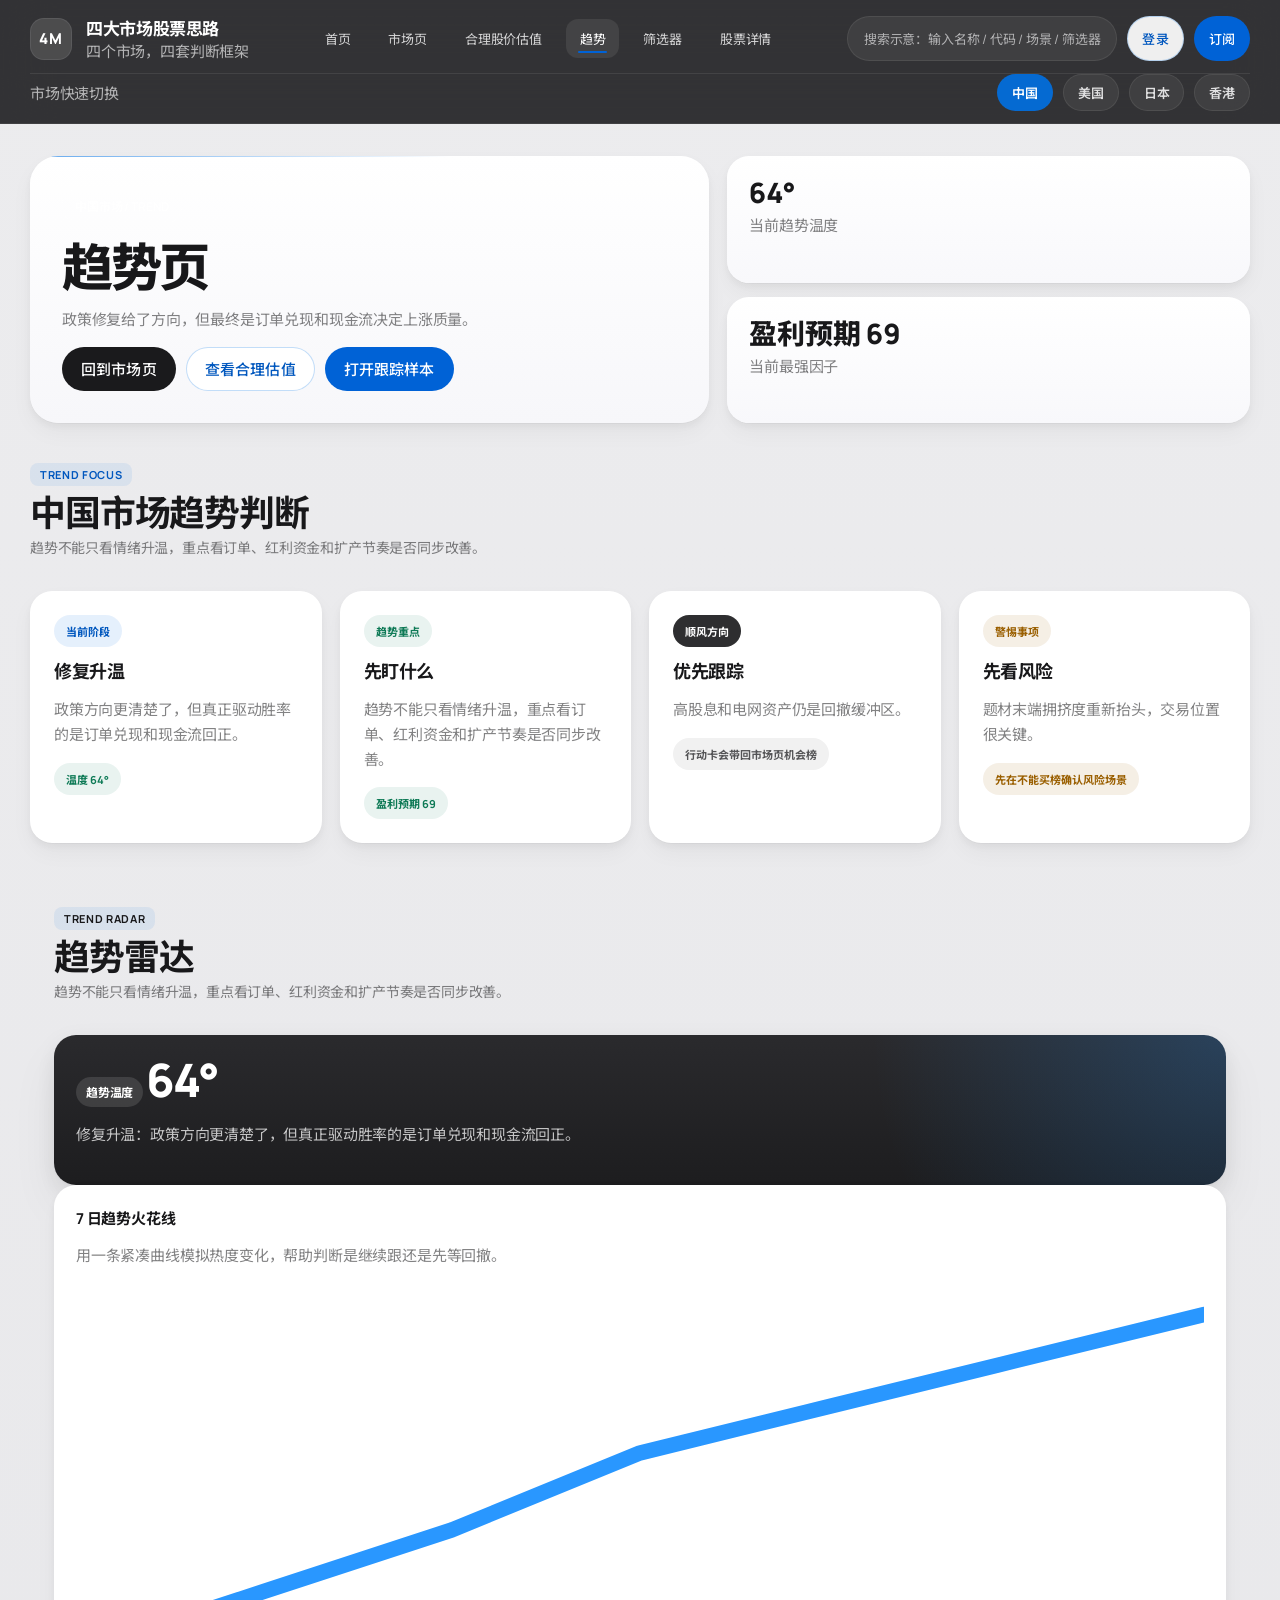
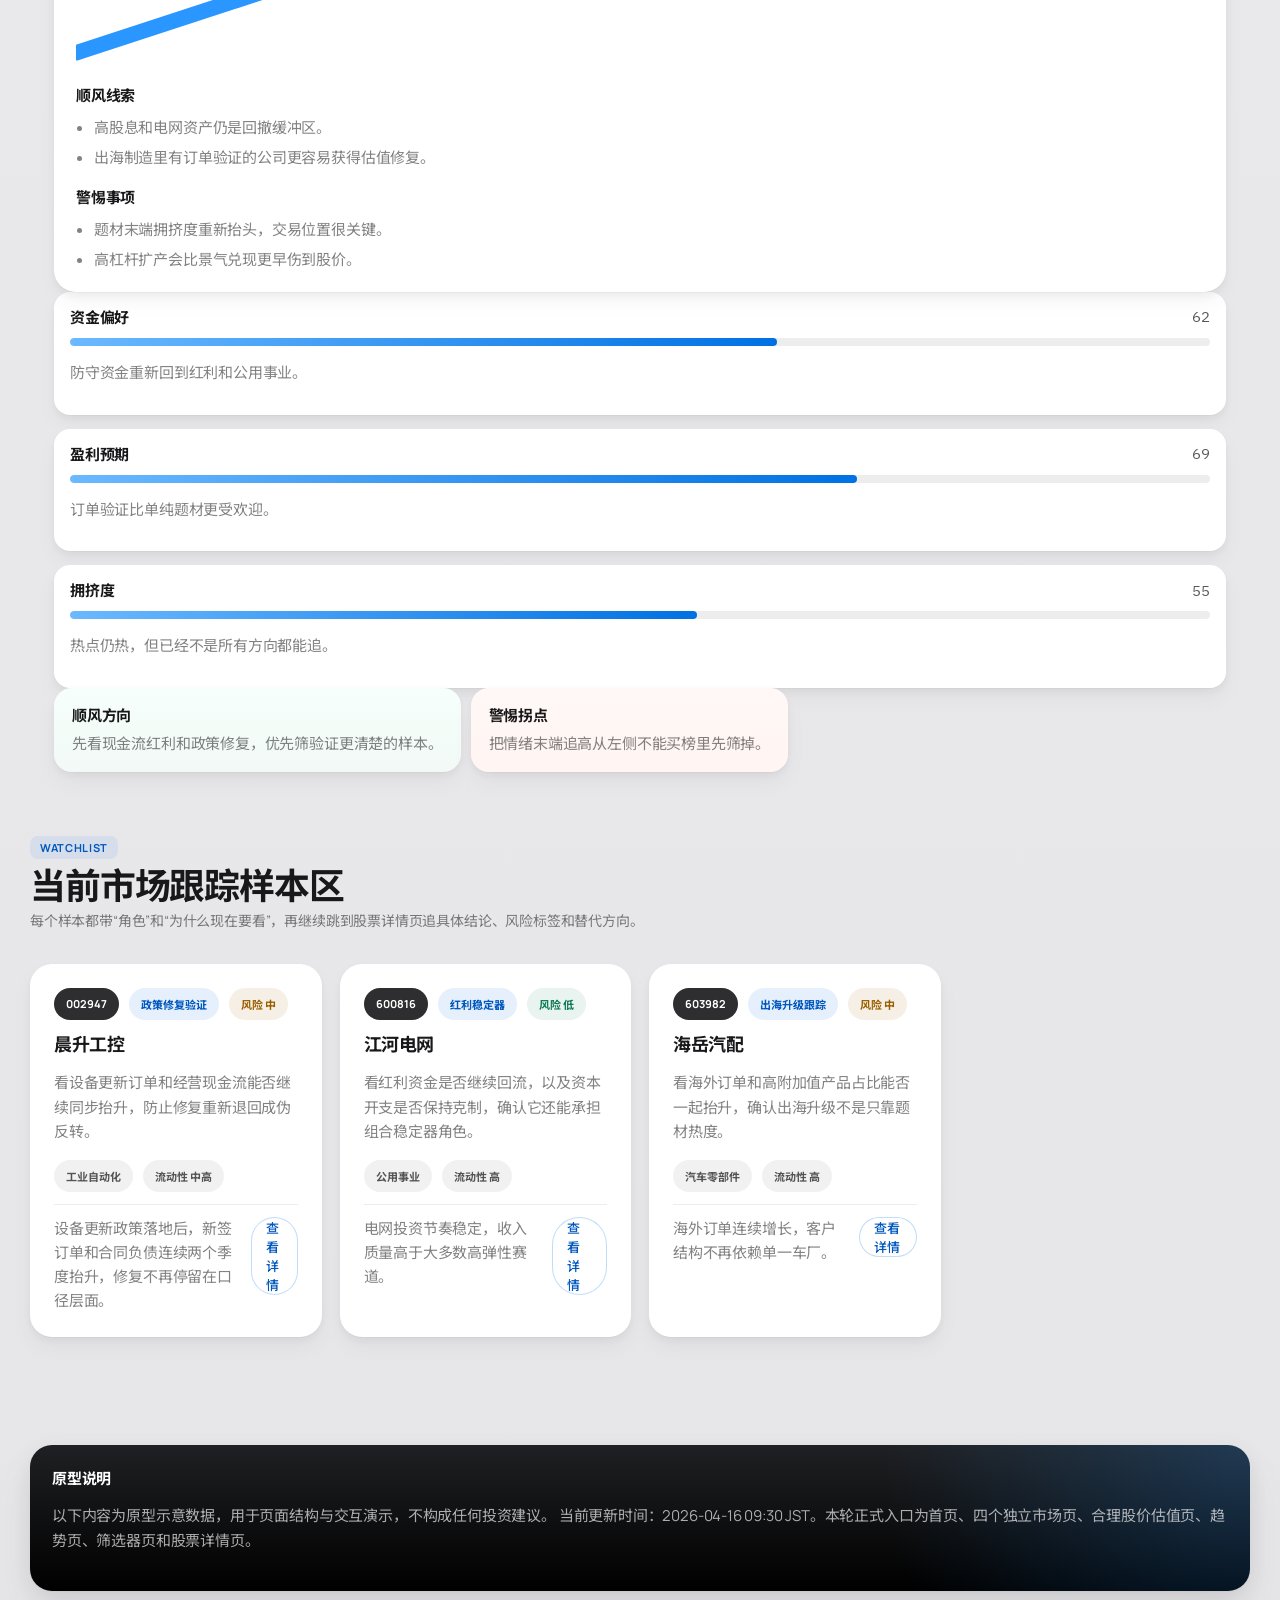
<file: prototype/trend.html>
<!DOCTYPE html>
<html lang="zh-CN">
<head>
  <meta charset="UTF-8">
  <meta name="viewport" content="width=device-width, initial-scale=1.0">
  <title>四大市场股票思路 | 趋势原型</title>
  <link rel="stylesheet" href="assets/styles.css">
</head>
<body data-page="trend">
  <div id="app"></div>
  <script src="assets/data.js"></script>
  <script src="assets/app.js"></script>
</body>
</html>
</file>
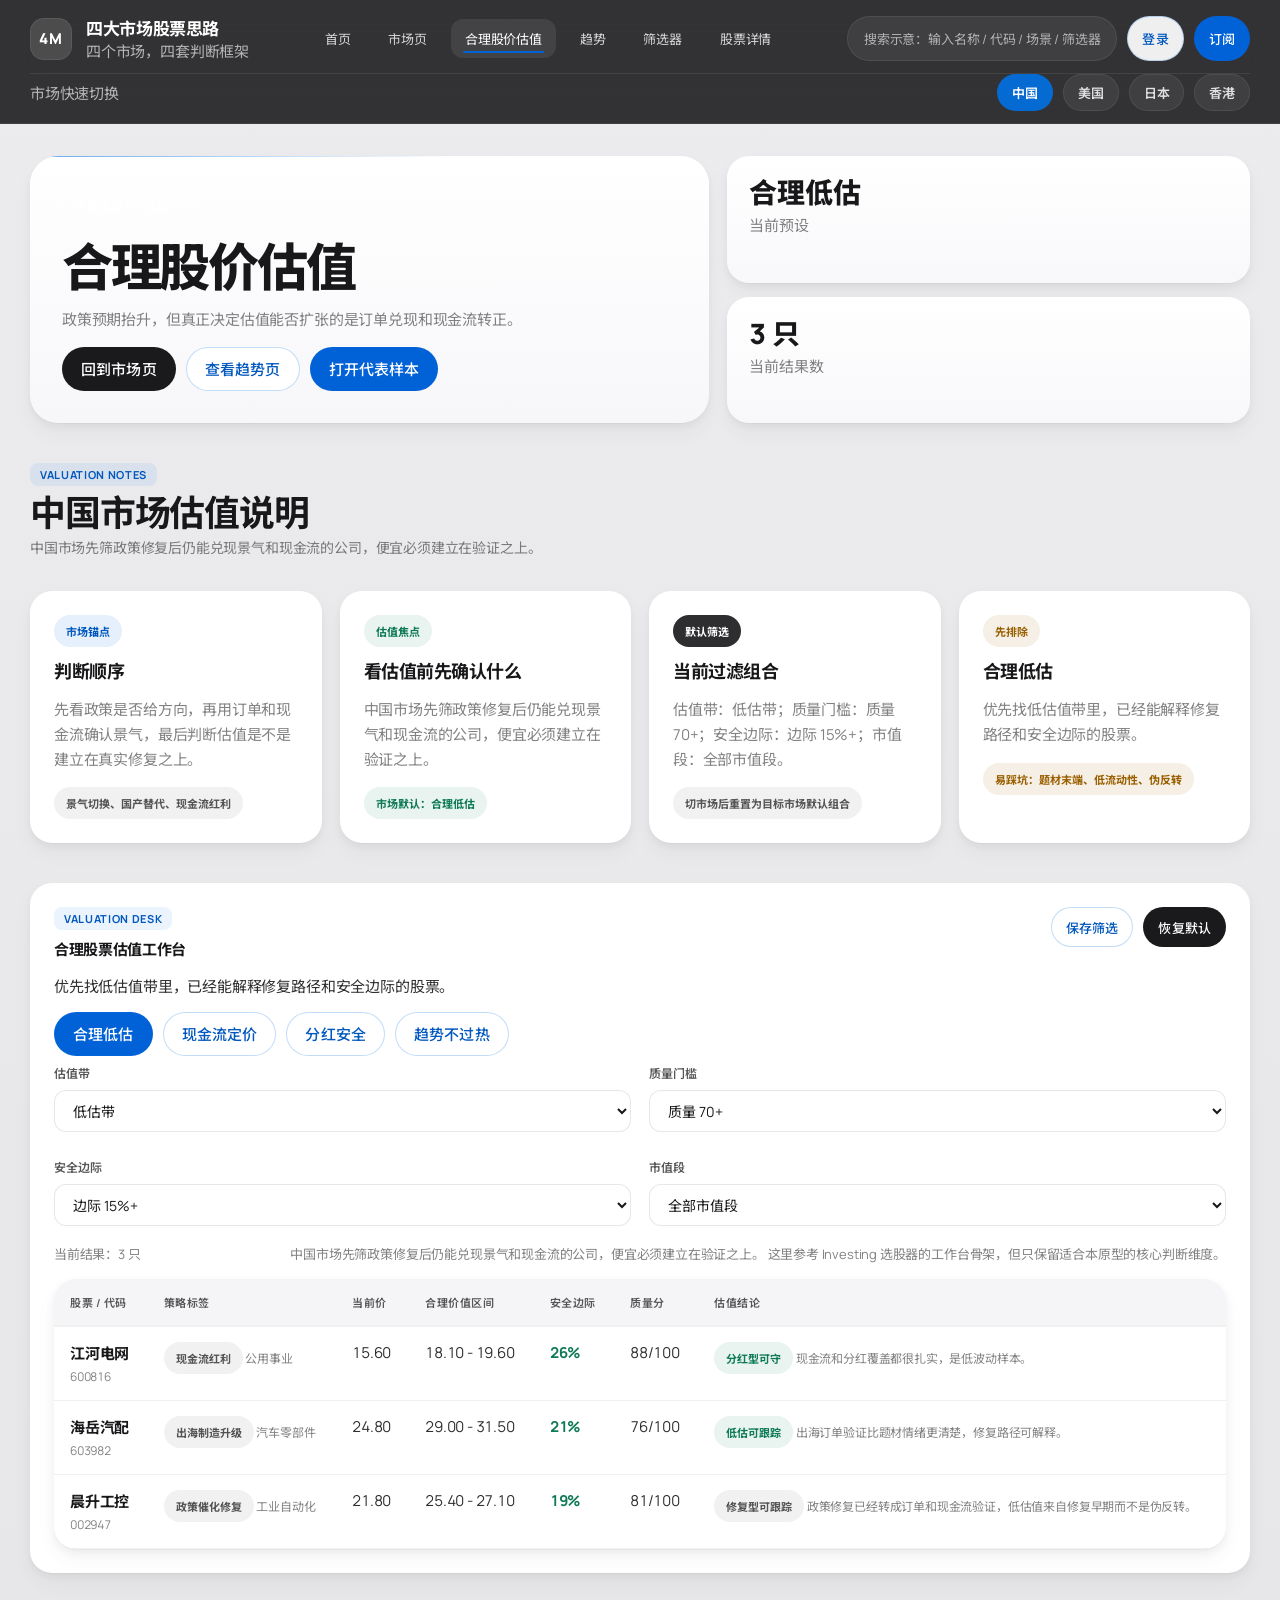
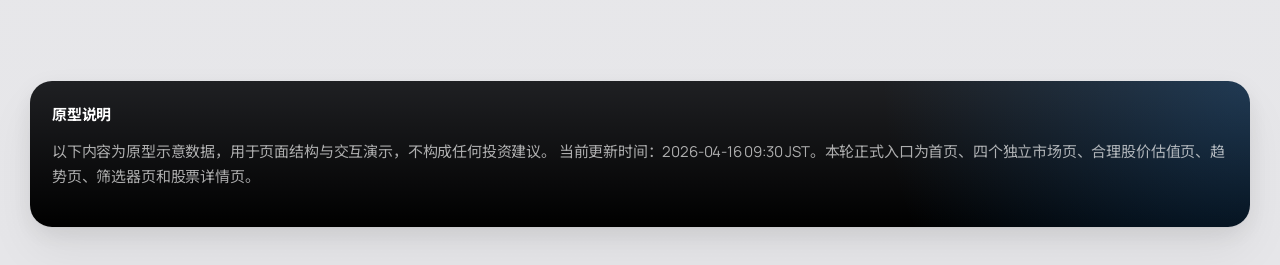
<file: prototype/valuation.html>
<!DOCTYPE html>
<html lang="zh-CN">
<head>
  <meta charset="UTF-8">
  <meta name="viewport" content="width=device-width, initial-scale=1.0">
  <title>四大市场股票思路 | 合理股价估值原型</title>
  <link rel="stylesheet" href="assets/styles.css">
</head>
<body data-page="valuation">
  <div id="app"></div>
  <script src="assets/data.js"></script>
  <script src="assets/app.js"></script>
</body>
</html>
</file>
<file: prototype/assets/styles.css>
@import url("https://fonts.googleapis.com/css2?family=IBM+Plex+Mono:wght@400;500;600&family=Manrope:wght@600;700;800&family=Noto+Sans+SC:wght@400;500;600;700&display=swap");

:root {
  --bg: #f7f9fc;
  --surface: #ffffff;
  --surface-2: #eef2f7;
  --surface-3: #f5f7fa;
  --surface-dark: #0a0b0d;
  --surface-dark-2: #1b1d22;
  --heading: #0a0b0d;
  --text: #18212f;
  --muted: #5b616e;
  --muted-strong: #464c58;
  --line: rgba(91, 97, 110, 0.18);
  --line-strong: rgba(91, 97, 110, 0.28);
  --primary: #0052ff;
  --primary-hover: #1d66ff;
  --primary-strong: #0667d0;
  --primary-soft: rgba(0, 82, 255, 0.08);
  --success: #0f9d58;
  --success-soft: rgba(15, 157, 88, 0.12);
  --warning: #9a6b00;
  --warning-soft: rgba(241, 194, 27, 0.18);
  --danger: #d93025;
  --danger-soft: rgba(217, 48, 37, 0.1);
  --shadow-sm: 0 1px 0 rgba(10, 11, 13, 0.03), 0 12px 24px rgba(10, 11, 13, 0.04);
  --shadow-md: 0 1px 0 rgba(10, 11, 13, 0.04), 0 18px 38px rgba(10, 11, 13, 0.06);
  --shadow-lg: 0 1px 0 rgba(10, 11, 13, 0.06), 0 28px 64px rgba(10, 11, 13, 0.1);
  --radius-xl: 32px;
  --radius-lg: 24px;
  --radius-md: 18px;
  --radius-sm: 12px;
  --radius-pill: 999px;
  --content: 1280px;
  --heading-font: "Manrope", "Noto Sans SC", "PingFang SC", "Microsoft YaHei UI", sans-serif;
  --body-font: "Noto Sans SC", "Manrope", "PingFang SC", "Microsoft YaHei UI", sans-serif;
  --mono-font: "IBM Plex Mono", Consolas, monospace;
}

* { box-sizing: border-box; }
html { scroll-behavior: smooth; }
body {
  margin: 0;
  min-height: 100vh;
  color: var(--text);
  font-family: var(--body-font);
  background: linear-gradient(180deg, #fafbfd 0%, var(--bg) 100%);
}
a { color: inherit; text-decoration: none; }
button, select, input { font: inherit; }
button { border: 0; cursor: pointer; }
table { border-collapse: collapse; }

.container { width: min(var(--content), calc(100% - 40px)); margin: 0 auto; }
.page-shell { min-height: 100vh; display: flex; flex-direction: column; }
.page-main { flex: 1; padding: 40px 0 72px; }
.fade-up { animation: fadeUp 0.42s cubic-bezier(0.2, 0.8, 0.2, 1) both; }

.site-header {
  position: sticky;
  top: 0;
  z-index: 30;
  color: rgba(255, 255, 255, 0.92);
  background: rgba(10, 11, 13, 0.9);
  backdrop-filter: blur(16px);
  border-bottom: 1px solid rgba(255, 255, 255, 0.08);
}
.header-inner, .subnav, .section-head, .panel-head, .stock-row-head, .stock-meta, .stock-row-footer, .board-meta, .valuation-meta, .workspace-head {
  display: flex;
  align-items: center;
  justify-content: space-between;
  gap: 16px;
}
.header-inner { padding: 18px 0 14px; }
.subnav {
  padding: 0 0 16px;
  border-top: 1px solid rgba(255, 255, 255, 0.06);
}
.brand {
  display: flex;
  align-items: center;
  gap: 14px;
}
.brand-mark {
  width: 46px;
  height: 46px;
  border-radius: 14px;
  display: grid;
  place-items: center;
  color: #fff;
  font-family: var(--heading-font);
  font-weight: 800;
  letter-spacing: 0.06em;
  background: var(--primary);
  box-shadow: 0 14px 26px rgba(0, 82, 255, 0.18);
}
.brand-copy strong, .panel-title, .card-title, .footer-card strong, .aside-panel strong, .floating-card strong, .trend-action strong {
  display: block;
  font-family: var(--heading-font);
}
.brand-copy strong {
  font-size: 17px;
  font-weight: 700;
  color: #fff;
  letter-spacing: -0.02em;
}
.brand-copy span, .subnav-label, .card-subtle, .note-bar, .footer-card p, .page-subtitle, .floating-card span, .aside-panel p, .workspace-head span {
  color: var(--muted);
}
.brand-copy span, .subnav-label {
  color: rgba(255, 255, 255, 0.66);
}
.nav-links, .header-actions, .chip-row, .button-row, .pill-row, .preset-row, .trend-actions {
  display: flex;
  flex-wrap: wrap;
  gap: 10px;
}
.nav-link, .chip, .button, .preset-chip, .card, .stock-row, .related-link { transition: 0.18s ease; }
.nav-link {
  position: relative;
  padding: 10px 14px;
  border-radius: 12px;
  color: rgba(255, 255, 255, 0.72);
  font-family: var(--heading-font);
  font-size: 14px;
  font-weight: 600;
}
.nav-link:hover {
  color: #fff;
  background: rgba(255, 255, 255, 0.06);
}
.nav-link.is-active {
  color: #fff;
  background: rgba(0, 82, 255, 0.16);
}
.nav-link.is-active::after {
  content: "";
  position: absolute;
  left: 12px;
  right: 12px;
  bottom: 6px;
  height: 2px;
  border-radius: 999px;
  background: var(--primary);
}
.chip {
  padding: 8px 14px;
  border-radius: var(--radius-pill);
  color: rgba(255, 255, 255, 0.76);
  font-size: 13px;
  font-weight: 600;
  background: rgba(255, 255, 255, 0.04);
  border: 1px solid rgba(255, 255, 255, 0.08);
}
.chip:hover {
  color: #fff;
  border-color: rgba(255, 255, 255, 0.16);
}
.chip.is-active {
  color: #fff;
  background: var(--primary);
  border-color: transparent;
  box-shadow: 0 12px 22px rgba(0, 82, 255, 0.18);
}
.search-hint {
  min-width: 250px;
  padding: 12px 16px;
  border-radius: var(--radius-pill);
  color: rgba(255, 255, 255, 0.52);
  font-size: 13px;
  background: rgba(255, 255, 255, 0.04);
  border: 1px solid rgba(255, 255, 255, 0.08);
}

.hero {
  position: relative;
  overflow: hidden;
  border-radius: 40px;
  background:
    radial-gradient(ellipse at 92% 8%, rgba(0, 82, 255, 0.13) 0%, transparent 40%),
    radial-gradient(ellipse at 8% 92%, rgba(0, 82, 255, 0.05) 0%, transparent 40%),
    linear-gradient(180deg, #ffffff 0%, #f5f8fc 100%);
  border: 1px solid rgba(0, 82, 255, 0.12);
  box-shadow: var(--shadow-md);
  padding: 48px;
}
.hero::after {
  content: "";
  position: absolute;
  right: -120px;
  top: -90px;
  width: 320px;
  height: 320px;
  border-radius: 50%;
  background: radial-gradient(circle, rgba(0, 82, 255, 0.12) 0%, rgba(0, 82, 255, 0.04) 45%, transparent 72%);
}
.banner-card {
  position: relative;
  overflow: hidden;
  border-radius: 32px;
  background: linear-gradient(180deg, #ffffff 0%, #f8fafd 100%);
  border: 1px solid rgba(91, 97, 110, 0.14);
  box-shadow: var(--shadow-sm);
  padding: 32px;
}
.banner-card::before {
  content: "";
  position: absolute;
  left: 0;
  right: 0;
  top: 0;
  height: 4px;
  background: linear-gradient(90deg, var(--primary) 0%, rgba(0, 82, 255, 0.2) 60%, transparent 100%);
}

.hero-grid, .banner-grid, .detail-grid, .ranking-panels, .market-grid, .teaching-grid, .education-grid,
.subscription-grid, .insight-grid, .stats-grid, .board-grid, .board-filters, .valuation-filter-grid,
.trend-list-grid {
  display: grid;
  gap: 18px;
}
.hero-grid, .banner-grid { grid-template-columns: 1.3fr 1fr; }
.detail-grid { grid-template-columns: 1.25fr 0.75fr; align-items: start; }
.ranking-panels, .board-grid { grid-template-columns: repeat(2, minmax(0, 1fr)); }
.board-filters, .valuation-filter-grid { grid-template-columns: repeat(2, minmax(0, 1fr)); }
.market-grid, .teaching-grid, .education-grid { grid-template-columns: repeat(4, minmax(0, 1fr)); }
.subscription-grid, .insight-grid { grid-template-columns: repeat(2, minmax(0, 1fr)); }
.stats-grid { grid-template-columns: repeat(4, minmax(0, 1fr)); margin-top: 24px; }

.hero-side, .banner-side, .content-stack, .aside-stack, .stock-list, .related-list, .list-bullets, .trend-factor-stack {
  display: grid;
  gap: 14px;
}

.eyebrow, .section-marker {
  display: inline-flex;
  gap: 8px;
  align-items: center;
  letter-spacing: 0.08em;
  text-transform: uppercase;
}
.eyebrow {
  margin-bottom: 16px;
  padding: 8px 12px;
  width: fit-content;
  border-radius: var(--radius-pill);
  font-family: var(--heading-font);
  font-size: 12px;
  font-weight: 700;
  color: var(--primary);
  background: rgba(0, 82, 255, 0.08);
  border: 1px solid rgba(0, 82, 255, 0.1);
}
.section-marker {
  font-family: var(--heading-font);
  font-size: 12px;
  font-weight: 700;
  color: var(--primary-strong);
}
.section-marker::before {
  content: "";
  width: 20px;
  height: 2px;
  border-radius: 999px;
  background: var(--primary);
}
.hero h1, .page-title, .section-head h2, .card h3, .stock-row h3, .trend-temperature strong {
  margin: 0;
  font-family: var(--heading-font);
  color: var(--heading);
}
.hero h1 {
  font-size: clamp(40px, 5vw, 70px);
  font-weight: 800;
  line-height: 1;
  letter-spacing: -0.05em;
  max-width: 820px;
}
.page-title {
  font-size: clamp(34px, 4vw, 52px);
  font-weight: 800;
  line-height: 1.02;
  letter-spacing: -0.04em;
}
.section-head h2 {
  font-size: clamp(24px, 3vw, 34px);
  font-weight: 700;
  line-height: 1.08;
  letter-spacing: -0.03em;
}
.card h3 {
  margin: 14px 0 10px;
  font-size: 21px;
  font-weight: 700;
  line-height: 1.16;
  letter-spacing: -0.03em;
}
.stock-row h3 {
  margin: 10px 0 8px;
  font-size: 22px;
  font-weight: 700;
  line-height: 1.16;
  letter-spacing: -0.03em;
}
.hero p, .page-subtitle, .section-head p, .card p, .stock-row p, .warning-box p, .footer-card p, .aside-panel p,
.state-note, .trend-temperature p, .trend-sparkline p, .trend-factor p, .valuation-note {
  line-height: 1.65;
}
.hero p {
  margin: 18px 0 0;
  max-width: 720px;
  color: var(--muted);
  font-size: 18px;
}
.page-subtitle, .section-head p, .card p, .stock-row p, .footer-card p, .aside-panel p, .state-note, .note-bar,
.metric-card span, .banner-stat span, .warning-box p, .valuation-meta, .valuation-note, .trend-factor p, .trend-sparkline p {
  color: var(--muted);
}
.section { margin-top: 40px; }
.section:first-child { margin-top: 0; }
.section-head {
  align-items: end;
  margin-bottom: 18px;
}

.floating-card, .panel, .card, .section-panel, .filter-panel, .aside-panel, .metric-card, .banner-stat,
.footer-card, .subscription-card, .state-card, .stock-row, .trend-temperature, .trend-sparkline {
  position: relative;
  border: 1px solid var(--line);
  background: var(--surface);
  border-radius: var(--radius-lg);
  box-shadow: var(--shadow-sm);
}
.floating-card, .banner-stat, .footer-card, .state-card, .subscription-card, .metric-card, .stock-row, .trend-temperature, .trend-sparkline {
  padding: 22px;
}
.panel, .card, .section-panel, .filter-panel, .aside-panel, .warning-box {
  padding: 24px;
}
.floating-card {
  background: linear-gradient(180deg, #ffffff 0%, #f7f9fc 100%);
}
.floating-card strong { color: var(--heading); }
.floating-card span { color: var(--muted); }
.banner-stat {
  background: #fff;
}
.panel, .card, .section-panel, .filter-panel, .aside-panel, .warning-box, .stock-row, .metric-card {
  background: var(--surface);
}
.panel.opportunity {
  background: linear-gradient(180deg, rgba(0, 82, 255, 0.03) 0%, #ffffff 100%);
}
.panel.risk, .warning-box, .state-card.risk {
  background: linear-gradient(180deg, rgba(217, 48, 37, 0.03) 0%, #ffffff 100%);
}
.filter-panel {
  background: var(--surface-3);
}
.board-panel { min-height: 100%; }
.card:hover, .stock-row:hover {
  transform: translateY(-3px);
  border-color: rgba(0, 82, 255, 0.2);
  box-shadow:
    0 1px 0 rgba(0, 82, 255, 0.06),
    0 8px 24px rgba(0, 82, 255, 0.09),
    0 20px 48px rgba(10, 11, 13, 0.07);
}
.related-link:hover {
  transform: translateY(-2px);
  border-color: rgba(0, 82, 255, 0.22);
  box-shadow: var(--shadow-md);
}
.related-link {
  display: block;
  padding: 18px;
  border-radius: var(--radius-md);
  border: 1px solid rgba(91, 97, 110, 0.16);
  background: var(--surface-2);
}
.related-link strong {
  display: block;
  font-family: var(--heading-font);
  font-weight: 700;
  color: var(--heading);
}
.related-link span {
  display: block;
  margin-top: 6px;
  color: var(--muted);
  line-height: 1.6;
}
.related-link:hover { background: #f4f7fb; }

.pill {
  display: inline-flex;
  align-items: center;
  gap: 6px;
  padding: 7px 11px;
  border-radius: var(--radius-pill);
  font-family: var(--heading-font);
  font-size: 12px;
  font-weight: 700;
  letter-spacing: 0.01em;
  white-space: nowrap;
  border: 1px solid transparent;
}
.pill.primary {
  color: var(--primary);
  background: rgba(0, 82, 255, 0.08);
  border-color: rgba(0, 82, 255, 0.1);
}
.pill.neutral {
  color: var(--muted-strong);
  background: rgba(91, 97, 110, 0.1);
  border-color: rgba(91, 97, 110, 0.08);
}
.pill.success {
  color: var(--success);
  background: var(--success-soft);
  border-color: rgba(15, 157, 88, 0.12);
}
.pill.warning {
  color: var(--warning);
  background: var(--warning-soft);
  border-color: rgba(154, 107, 0, 0.12);
}
.pill.danger {
  color: var(--danger);
  background: var(--danger-soft);
  border-color: rgba(217, 48, 37, 0.12);
}
.pill.dark {
  color: #fff;
  background: var(--surface-dark);
  border-color: rgba(255, 255, 255, 0.06);
}

.button, .preset-chip {
  min-height: 48px;
  padding: 0 18px;
  display: inline-flex;
  align-items: center;
  justify-content: center;
  font-family: var(--heading-font);
  font-size: 15px;
  font-weight: 700;
  letter-spacing: 0.01em;
  border-radius: var(--radius-pill);
  border: 1px solid transparent;
}
.button.primary, .preset-chip.is-active {
  color: #fff;
  background: var(--primary);
  box-shadow: 0 12px 24px rgba(0, 82, 255, 0.16);
}
.button.primary:hover, .preset-chip.is-active:hover {
  background: var(--primary-hover);
}
.button.secondary {
  color: var(--heading);
  background: var(--surface-2);
  border-color: rgba(91, 97, 110, 0.14);
}
.button.secondary:hover {
  background: #e8edf5;
}
.button.ghost, .preset-chip {
  color: var(--primary);
  background: rgba(255, 255, 255, 0.92);
  border-color: rgba(0, 82, 255, 0.24);
}
.button.ghost:hover, .preset-chip:hover {
  background: rgba(0, 82, 255, 0.04);
}
.button.warning {
  color: var(--danger);
  background: var(--danger-soft);
  border-color: rgba(217, 48, 37, 0.14);
}
.button.subtle {
  min-height: 40px;
  padding: 0 14px;
  font-size: 13px;
}
.button.is-pressed {
  color: #fff;
  background: var(--surface-dark);
  border-color: var(--surface-dark);
  box-shadow: none;
}

.stat-card {
  padding: 22px;
  color: #fff;
  border-radius: 28px;
  background: linear-gradient(180deg, #1c3fa6 0%, #0052ff 100%);
  border: 1px solid rgba(255, 255, 255, 0.08);
}
.stat-card strong, .banner-stat strong, .metric-card strong, .stock-price strong, .state-value strong {
  display: block;
  font-family: var(--heading-font);
  font-variant-numeric: tabular-nums;
}
.stat-card strong, .banner-stat strong {
  font-size: 28px;
  font-weight: 800;
  line-height: 1;
}
.stat-card span { color: rgba(255, 255, 255, 0.76); }
.banner-stat strong, .metric-card strong, .stock-price strong { color: var(--heading); }
.metric-card strong {
  font-size: 24px;
  font-weight: 800;
}
.stock-price {
  min-width: 96px;
  text-align: right;
}
.stock-price strong {
  font-size: 24px;
  font-weight: 800;
}
.stock-price span, .metric-card span, .banner-stat span, .field label, .state-note {
  display: block;
  margin-top: 8px;
}
.stock-price span {
  font-family: var(--mono-font);
  font-size: 12px;
  color: var(--muted);
}

.field { display: grid; gap: 8px; }
.field label {
  font-family: var(--heading-font);
  font-size: 12px;
  font-weight: 700;
  letter-spacing: 0.06em;
  text-transform: uppercase;
  color: var(--muted-strong);
}
.field select {
  min-height: 48px;
  width: 100%;
  padding: 0 14px;
  border-radius: 16px;
  border: 1px solid rgba(91, 97, 110, 0.16);
  background: #fff;
  color: var(--heading);
}
.field select:focus {
  outline: none;
  border-color: rgba(0, 82, 255, 0.34);
  box-shadow: 0 0 0 3px rgba(0, 82, 255, 0.08);
}
.text-input {
  min-height: 48px;
  width: 100%;
  padding: 0 14px;
  border-radius: 16px;
  border: 1px solid rgba(91, 97, 110, 0.16);
  background: #fff;
  color: var(--heading);
}
.text-input:focus {
  outline: none;
  border-color: rgba(0, 82, 255, 0.34);
  box-shadow: 0 0 0 3px rgba(0, 82, 255, 0.08);
}
.board-meta, .valuation-meta {
  margin: 18px 0 8px;
  flex-wrap: wrap;
  font-size: 13px;
}
.workspace-head {
  margin-bottom: 18px;
  padding-bottom: 18px;
  border-bottom: 1px solid rgba(91, 97, 110, 0.12);
}
.screener-toolbar {
  display: grid;
  grid-template-columns: minmax(240px, 1.3fr) repeat(4, minmax(0, 1fr));
  gap: 14px;
  margin-top: 18px;
}

.warning-box { border: 1px solid rgba(217, 48, 37, 0.14); }
.risk-row { border-color: rgba(217, 48, 37, 0.16); }
.list-bullets {
  margin: 18px 0 0;
  padding: 0;
}
.list-bullets li {
  list-style: none;
  padding: 16px 18px;
  border-radius: 16px;
  background: var(--surface-3);
  border: 1px solid rgba(91, 97, 110, 0.1);
  line-height: 1.65;
}
.list-bullets li strong { color: var(--heading); }
.empty-state {
  padding: 30px;
  text-align: center;
  border-radius: var(--radius-md);
  border: 1px dashed rgba(0, 82, 255, 0.22);
  color: var(--muted);
  background: rgba(0, 82, 255, 0.03);
}
.note-bar {
  margin-top: 28px;
  padding: 18px 20px;
  border-radius: var(--radius-md);
  border: 1px solid rgba(91, 97, 110, 0.14);
  background: var(--surface);
}
.site-footer {
  margin-top: 28px;
  padding: 0 0 38px;
}
.footer-card {
  color: rgba(255, 255, 255, 0.92);
  background: linear-gradient(180deg, #101317 0%, #0a0b0d 100%);
  border-color: rgba(255, 255, 255, 0.08);
}
.footer-card strong { color: #fff; }
.footer-card p { color: rgba(255, 255, 255, 0.62); }
.subscription-card.highlight {
  color: #fff;
  background: linear-gradient(180deg, #162a66 0%, #0052ff 100%);
  border-color: rgba(255, 255, 255, 0.08);
}
.subscription-card.highlight p,
.subscription-card.highlight .card-title,
.subscription-card.highlight strong {
  color: #fff;
}
.subscription-card.highlight .list-bullets li {
  color: rgba(255, 255, 255, 0.86);
  background: rgba(255, 255, 255, 0.12);
  border-color: rgba(255, 255, 255, 0.08);
}
.subscription-card.highlight .button.secondary {
  background: rgba(255, 255, 255, 0.92);
}

.stock-row-head, .stock-meta, .stock-row-footer { align-items: start; }
.stock-meta {
  padding-top: 12px;
  margin-top: 12px;
  border-top: 1px solid rgba(91, 97, 110, 0.12);
}
.stock-row-footer {
  padding-top: 12px;
  margin-top: 12px;
  border-top: 1px solid rgba(91, 97, 110, 0.12);
}
.stock-row-footer > span {
  color: var(--muted);
  line-height: 1.6;
}

.state-card {
  color: #fff;
  background: linear-gradient(180deg, #172035 0%, #0052ff 100%);
  border-color: rgba(255, 255, 255, 0.08);
}
.state-card .section-marker { color: rgba(255, 255, 255, 0.88); }
.state-card .section-marker::before { background: rgba(255, 255, 255, 0.5); }
.state-value strong {
  font-size: 42px;
  font-weight: 800;
  color: #fff;
  letter-spacing: -0.04em;
}
.state-note { color: rgba(255, 255, 255, 0.76); }

.valuation-panel .panel-head { align-items: flex-start; }
.valuation-table-wrap {
  margin-top: 16px;
  overflow: auto;
  border-radius: 24px;
  border: 1px solid rgba(91, 97, 110, 0.14);
  background: #fff;
}
.valuation-table {
  width: 100%;
  min-width: 760px;
  font-variant-numeric: tabular-nums;
}
.valuation-table th, .valuation-table td {
  padding: 15px 16px;
  border-bottom: 1px solid rgba(91, 97, 110, 0.1);
  text-align: left;
  vertical-align: top;
}
.valuation-table th {
  position: sticky;
  top: 0;
  z-index: 1;
  background: #f4f7fb;
  color: var(--muted-strong);
  font-family: var(--heading-font);
  font-size: 12px;
  font-weight: 700;
  letter-spacing: 0.06em;
  text-transform: uppercase;
  border-bottom: 2px solid rgba(0, 82, 255, 0.1);
  box-shadow: 0 1px 0 rgba(91, 97, 110, 0.06);
}
.valuation-table tbody tr:hover { background: rgba(0, 82, 255, 0.03); }
.valuation-stock strong, .valuation-stock span { display: block; }
.valuation-stock strong {
  font-family: var(--heading-font);
  font-weight: 700;
  color: var(--heading);
}
.valuation-stock span, .valuation-note {
  color: var(--muted);
  font-size: 12px;
  margin-top: 4px;
}
.table-cell-stack {
  display: grid;
  gap: 4px;
}
.table-cell-stack strong {
  color: var(--heading);
  font-family: var(--heading-font);
  font-weight: 700;
}
.table-cell-stack span {
  color: var(--muted);
  font-size: 12px;
  line-height: 1.5;
}
.numeric-cell {
  text-align: right;
  white-space: nowrap;
  font-variant-numeric: tabular-nums;
}
.positive { color: var(--success); font-weight: 700; }
.caution { color: var(--warning); font-weight: 700; }
.negative { color: var(--danger); font-weight: 700; }

.screener-replica-page {
  display: grid;
  gap: 18px;
}

.screener-replica-head,
.screener-filter-topline,
.screener-view-toolbar,
.screener-saved-item {
  display: flex;
  align-items: center;
  justify-content: space-between;
  gap: 16px;
}

.screener-replica-head {
  align-items: flex-start;
}

.screener-replica-eyebrow {
  display: inline-flex;
  align-items: center;
  gap: 8px;
  margin-bottom: 10px;
  color: #4f5d73;
  font-size: 12px;
  font-weight: 700;
  letter-spacing: 0.08em;
  text-transform: uppercase;
}

.screener-replica-title {
  margin: 0;
  color: #101524;
  font-family: "Noto Sans SC", "PingFang SC", "Microsoft YaHei UI", sans-serif;
  font-size: 28px;
  font-weight: 700;
  letter-spacing: -0.02em;
}

.screener-replica-subtitle {
  margin: 10px 0 0;
  max-width: 860px;
  color: #5f6a7d;
  font-size: 14px;
  line-height: 1.7;
}

.screener-replica-actions {
  display: flex;
  align-items: center;
  gap: 12px;
  flex-wrap: wrap;
  justify-content: flex-end;
}

.screener-replica-summary {
  color: #4b5a70;
  font-size: 13px;
  white-space: nowrap;
}

.screener-replica-summary strong {
  color: #0d1525;
  font-size: 16px;
  font-weight: 700;
}

.screener-head-button,
.screener-download-button,
.screener-more-button {
  min-height: 36px;
  padding: 0 14px;
  border: 1px solid #cfd8e6;
  border-radius: 8px;
  background: #ffffff;
  color: #2456a6;
  font-size: 13px;
  font-weight: 700;
}

.screener-head-button:hover,
.screener-download-button:hover,
.screener-more-button:hover {
  background: #f6f9fc;
}

.screener-head-button.is-primary {
  border-color: #2456a6;
  background: #2456a6;
  color: #fff;
}

.screener-head-button.is-primary:hover {
  background: #204a8f;
}

.screener-preset-strip {
  display: flex;
  gap: 10px;
  overflow-x: auto;
  padding: 4px 0 8px;
}

.screener-preset-strip::-webkit-scrollbar {
  height: 6px;
}

.screener-preset-strip::-webkit-scrollbar-thumb {
  background: rgba(79, 93, 115, 0.28);
  border-radius: 999px;
}

.screener-preset-pill {
  display: inline-flex;
  align-items: center;
  gap: 8px;
  padding: 0 14px;
  min-height: 34px;
  border: 1px solid #d2dced;
  border-radius: 999px;
  background: #fff;
  color: #203048;
  font-size: 12px;
  font-weight: 600;
  white-space: nowrap;
}

.screener-preset-pill strong {
  color: #e0613a;
  font-size: 12px;
}

.screener-preset-pill.is-active {
  border-color: #2b67c5;
  box-shadow: inset 0 0 0 1px rgba(43, 103, 197, 0.12);
}

.screener-preset-dot {
  width: 12px;
  height: 12px;
  border-radius: 4px;
  background: linear-gradient(180deg, #ff8f6d 0%, #ea5934 100%);
  box-shadow: inset 0 0 0 1px rgba(255, 255, 255, 0.55);
}

.screener-workbench-card {
  border: 1px solid #dbe3ef;
  border-radius: 14px;
  background: #fff;
  box-shadow: 0 1px 0 rgba(16, 21, 36, 0.02), 0 12px 36px rgba(16, 21, 36, 0.04);
  padding: 18px 18px 16px;
}

.screener-filter-left {
  display: flex;
  align-items: center;
  gap: 10px;
  color: #122039;
}

.screener-filter-left strong {
  font-size: 15px;
}

.screener-filter-left span {
  padding: 6px 10px;
  border-radius: 999px;
  background: #eef2f7;
  color: #4f5d73;
  font-size: 12px;
  font-weight: 600;
}

.screener-search-box {
  width: min(300px, 100%);
}

.screener-search-box input,
.screener-filter-field select {
  width: 100%;
  min-height: 36px;
  border: 1px solid #d2dced;
  border-radius: 8px;
  background: #fff;
  color: #0e1627;
  font-size: 13px;
  padding: 0 12px;
}

.screener-search-box input:focus,
.screener-filter-field select:focus {
  outline: none;
  border-color: #2b67c5;
  box-shadow: 0 0 0 3px rgba(43, 103, 197, 0.08);
}

.screener-category-tabs,
.screener-view-tabs,
.screener-active-filters {
  display: flex;
  flex-wrap: wrap;
  gap: 8px;
}

.screener-category-tabs {
  margin-top: 16px;
}

.screener-category-tab,
.screener-view-tab {
  min-height: 32px;
  padding: 0 12px;
  border: 1px solid transparent;
  border-radius: 999px;
  background: #f0f3f7;
  color: #42506a;
  font-size: 12px;
  font-weight: 700;
}

.screener-category-tab.is-active,
.screener-view-tab.is-active {
  background: #ffffff;
  color: #1c4e9b;
  border-color: #cfd8e6;
  box-shadow: 0 2px 8px rgba(28, 78, 155, 0.08);
}

.screener-filter-grid {
  display: grid;
  grid-template-columns: repeat(4, minmax(0, 1fr)) auto;
  gap: 12px;
  margin-top: 14px;
  align-items: end;
}

.screener-filter-grid.is-secondary {
  grid-template-columns: repeat(4, minmax(0, 1fr));
}

.screener-filter-field {
  display: grid;
  gap: 6px;
}

.screener-filter-field span {
  color: #536279;
  font-size: 12px;
  font-weight: 700;
}

.screener-more-button.is-open {
  border-color: #2b67c5;
  color: #2b67c5;
}

.screener-active-filters {
  margin-top: 14px;
}

.screener-active-filter {
  display: inline-flex;
  align-items: center;
  gap: 8px;
  min-height: 30px;
  padding: 0 10px;
  border: 1px solid #dbe3ef;
  border-radius: 999px;
  background: #f7f9fc;
  color: #34507d;
  font-size: 12px;
  font-weight: 600;
}

.screener-active-filter strong {
  color: #8090aa;
  font-size: 12px;
}

.screener-view-toolbar {
  align-items: flex-start;
}

.screener-market-pill {
  min-height: 34px;
  padding: 0 12px;
  display: inline-flex;
  align-items: center;
  border-radius: 8px;
  background: #f4f7fb;
  color: #1e2d43;
  font-size: 12px;
  font-weight: 800;
  letter-spacing: 0.08em;
}

.screener-view-status {
  display: flex;
  align-items: center;
  gap: 10px;
  flex-wrap: wrap;
  justify-content: flex-end;
  color: #52627b;
  font-size: 12px;
}

.screener-custom-panel {
  display: none;
}

.screener-custom-panel.is-visible {
  display: grid;
  grid-template-columns: repeat(6, minmax(0, 1fr));
  gap: 10px;
  margin-top: 14px;
  padding: 14px;
  border: 1px solid #e1e8f2;
  border-radius: 10px;
  background: #f7f9fc;
}

.screener-custom-option {
  display: inline-flex;
  align-items: center;
  gap: 8px;
  color: #364760;
  font-size: 12px;
}

.screener-saved-panel {
  display: none;
}

.screener-saved-panel.is-visible {
  display: grid;
  gap: 10px;
  border: 1px solid #dbe3ef;
  border-radius: 12px;
  background: #fff;
  box-shadow: 0 12px 36px rgba(16, 21, 36, 0.06);
  padding: 14px;
}

.screener-saved-empty {
  color: #647289;
  font-size: 13px;
  line-height: 1.7;
}

.screener-saved-item {
  padding: 10px 0;
  border-bottom: 1px solid #edf2f7;
}

.screener-saved-item:last-child {
  border-bottom: 0;
}

.screener-saved-load,
.screener-saved-delete {
  background: transparent;
  color: #2a4f89;
}

.screener-saved-load {
  display: grid;
  gap: 4px;
  text-align: left;
}

.screener-saved-load strong {
  color: #102039;
  font-size: 13px;
}

.screener-saved-load span {
  color: #607088;
  font-size: 12px;
}

.screener-saved-delete {
  padding: 0 8px;
  min-height: 30px;
  border-radius: 8px;
  border: 1px solid #d7e0ec;
}

.screener-grid-wrap {
  margin-top: 14px;
  overflow: auto;
  border: 1px solid #dbe3ef;
  border-radius: 12px;
}

.screener-grid-table {
  width: 100%;
  min-width: 1320px;
  border-collapse: separate;
  border-spacing: 0;
  font-size: 12px;
}

.screener-grid-table th,
.screener-grid-table td {
  padding: 12px 10px;
  border-bottom: 1px solid #edf2f7;
  vertical-align: middle;
  background: #fff;
}

.screener-grid-table thead th {
  position: sticky;
  top: 0;
  z-index: 3;
  background: #f8fafc;
  color: #4e5e78;
  font-size: 11px;
  font-weight: 800;
  letter-spacing: 0.04em;
}

.screener-grid-table tbody tr:hover td {
  background: #fbfdff;
}

.screener-grid-table .is-sticky {
  position: sticky;
  left: 0;
  z-index: 2;
  min-width: 210px;
}

.screener-grid-table thead .is-sticky {
  z-index: 4;
}

.screener-grid-table .is-numeric {
  text-align: right;
  font-variant-numeric: tabular-nums;
}

.screener-company-head,
.screener-company-cell {
  display: flex;
  align-items: center;
  gap: 10px;
}

.screener-row-checkbox {
  width: 14px;
  height: 14px;
  margin: 0;
}

.screener-row-index {
  width: 18px;
  color: #8a95a8;
  font-size: 11px;
}

.screener-company-avatar {
  width: 22px;
  height: 22px;
  border-radius: 50%;
  display: inline-flex;
  align-items: center;
  justify-content: center;
  background: var(--avatar);
  color: #fff;
  font-size: 11px;
  font-weight: 800;
}

.screener-company-copy {
  display: grid;
  gap: 2px;
}

.screener-company-copy strong {
  color: #16315a;
  font-size: 13px;
  font-weight: 800;
}

.screener-company-copy span {
  color: #536279;
  font-size: 12px;
}

.screener-sort-button,
.screener-sort-static {
  display: inline-flex;
  align-items: center;
  gap: 5px;
  color: inherit;
  font-size: inherit;
  font-weight: inherit;
}

.screener-sort-button span {
  color: #9aa6b7;
}

.screener-sort-button.is-active {
  color: #1e5bbb;
}

.screener-sort-button.is-active span {
  color: #1e5bbb;
}

.screener-locked-link {
  padding: 0;
  background: transparent;
  color: #3572c9;
  font-size: 12px;
  font-weight: 700;
}

.screener-upside {
  font-weight: 700;
  white-space: nowrap;
}

.screener-upside.is-positive {
  color: #2c9954;
}

.screener-upside.is-strong {
  color: #d48316;
}

.screener-upside.is-negative {
  color: #d84c37;
}

@media (max-width: 1180px) {
  .screener-filter-grid,
  .screener-filter-grid.is-secondary {
    grid-template-columns: repeat(2, minmax(0, 1fr));
  }

  .screener-custom-panel.is-visible {
    grid-template-columns: repeat(3, minmax(0, 1fr));
  }
}

@media (max-width: 820px) {
  .screener-replica-head,
  .screener-filter-topline,
  .screener-view-toolbar,
  .screener-saved-item {
    flex-direction: column;
    align-items: stretch;
  }

  .screener-search-box {
    width: 100%;
  }

  .screener-replica-actions,
  .screener-view-status {
    justify-content: flex-start;
  }
}

@media (max-width: 620px) {
  .screener-workbench-card {
    padding: 14px;
  }

  .screener-filter-grid,
  .screener-filter-grid.is-secondary,
  .screener-custom-panel.is-visible {
    grid-template-columns: 1fr;
  }
}

.trend-panel {
  background: linear-gradient(180deg, #111317 0%, #1c2028 100%);
  border-color: rgba(255, 255, 255, 0.08);
}
.trend-panel .section-marker,
.trend-panel .section-head h2,
.trend-panel strong {
  color: #fff;
}
.trend-panel .section-marker::before { background: var(--primary); }
.trend-panel .section-head p,
.trend-panel .trend-sparkline p,
.trend-panel .trend-factor p,
.trend-panel .trend-action span,
.trend-panel .trend-list {
  color: rgba(255, 255, 255, 0.66);
}
.trend-temperature {
  color: #fff;
  background:
    radial-gradient(ellipse at 80% 20%, rgba(99, 179, 255, 0.15) 0%, transparent 50%),
    linear-gradient(160deg, #0060ff 0%, #003ec2 100%);
  border-color: rgba(255, 255, 255, 0.08);
}
.trend-label {
  display: inline-flex;
  margin-bottom: 8px;
  padding: 6px 10px;
  border-radius: var(--radius-pill);
  font-family: var(--heading-font);
  font-size: 12px;
  font-weight: 700;
  color: rgba(255, 255, 255, 0.92);
  background: rgba(255, 255, 255, 0.12);
}
.trend-temperature strong {
  font-size: 46px;
  font-weight: 800;
  line-height: 1;
  letter-spacing: -0.04em;
}
.trend-temperature p { color: rgba(255, 255, 255, 0.82); margin-top: 8px; }
.sparkline-svg {
  width: 100%;
  height: auto;
  color: #86b5ff;
  margin: 10px 0 6px;
}
.trend-list { margin: 10px 0 0; padding-left: 18px; }
.trend-list li { margin-top: 8px; }
.trend-factor {
  padding: 14px 16px;
  border-radius: 16px;
  background: rgba(255, 255, 255, 0.05);
  border: 1px solid rgba(255, 255, 255, 0.08);
}
.trend-factor-head {
  display: flex;
  align-items: center;
  justify-content: space-between;
  gap: 12px;
}
.trend-factor-head span {
  font-family: var(--mono-font);
  color: rgba(255, 255, 255, 0.9);
}
.factor-bar {
  margin: 10px 0 8px;
  height: 8px;
  border-radius: var(--radius-pill);
  background: rgba(255, 255, 255, 0.1);
  overflow: hidden;
}
.factor-bar span {
  display: block;
  height: 100%;
  border-radius: inherit;
  background: linear-gradient(90deg, #7faeff 0%, #0052ff 100%);
}
.trend-action {
  display: block;
  padding: 16px 18px;
  border-radius: 18px;
  border: 1px solid rgba(255, 255, 255, 0.08);
  background: rgba(255, 255, 255, 0.04);
}
.trend-action strong { color: #fff; }
.trend-action span { display: block; margin-top: 6px; line-height: 1.6; }
.trend-action.success {
  background: rgba(15, 157, 88, 0.14);
  border-color: rgba(15, 157, 88, 0.18);
}
.trend-action.warning {
  background: rgba(217, 48, 37, 0.14);
  border-color: rgba(217, 48, 37, 0.18);
}

.toast {
  position: fixed;
  right: 20px;
  bottom: 20px;
  z-index: 40;
  min-width: 240px;
  max-width: 320px;
  padding: 14px 18px;
  border-radius: 18px;
  color: #fff;
  background: rgba(10, 11, 13, 0.94);
  border: 1px solid rgba(255, 255, 255, 0.08);
  box-shadow: var(--shadow-lg);
  transform: translateY(18px);
  opacity: 0;
  pointer-events: none;
  transition: 0.18s ease;
}
.toast.is-visible { opacity: 1; transform: translateY(0); }

/* Premium design system */
:root {
  --bg: #e8e8ea;
  --surface: #ffffff;
  --surface-2: #f5f5f7;
  --surface-3: #fafafc;
  --surface-dark: #1a1a1c;
  --surface-dark-2: #28282b;
  --heading: #18181a;
  --text: rgba(24, 24, 26, 0.90);
  --muted: rgba(24, 24, 26, 0.54);
  --muted-strong: rgba(24, 24, 26, 0.72);
  --line: rgba(24, 24, 26, 0.07);
  --line-strong: rgba(24, 24, 26, 0.13);
  --primary: #0062d6;
  --primary-hover: #006aeb;
  --primary-strong: #0057be;
  --primary-soft: rgba(0, 98, 214, 0.09);
  --success: #0e7a56;
  --success-soft: rgba(14, 122, 86, 0.09);
  --warning: #9a5f00;
  --warning-soft: rgba(154, 95, 0, 0.10);
  --danger: #b8423a;
  --danger-soft: rgba(184, 66, 58, 0.09);
  --shadow-sm:
    0 1px 1px rgba(0, 0, 0, 0.03),
    0 4px 10px rgba(0, 0, 0, 0.05),
    0 10px 22px rgba(0, 0, 0, 0.04);
  --shadow-md:
    0 1px 2px rgba(0, 0, 0, 0.04),
    0 8px 24px rgba(0, 0, 0, 0.08),
    0 24px 48px rgba(0, 0, 0, 0.06);
  --shadow-lg:
    0 2px 4px rgba(0, 0, 0, 0.04),
    0 16px 36px rgba(0, 0, 0, 0.10),
    0 36px 64px rgba(0, 0, 0, 0.09);
  --radius-xl: 28px;
  --radius-lg: 22px;
  --radius-md: 16px;
  --radius-sm: 10px;
  --content: 1220px;
  --heading-font: "Manrope", "PingFang SC", "Hiragino Sans GB", "Noto Sans SC", "Microsoft YaHei UI", sans-serif;
  --body-font: "Manrope", "Noto Sans SC", "PingFang SC", "Hiragino Sans GB", "Microsoft YaHei UI", sans-serif;
  --mono-font: "IBM Plex Mono", ui-monospace, Consolas, monospace;
}

body {
  color: var(--text);
  font-size: 15px;
  letter-spacing: -0.012em;
  background: linear-gradient(180deg, #ececee 0%, #e6e6e9 100%);
}

.page-main {
  padding: 32px 0 80px;
}

.site-header {
  color: rgba(255, 255, 255, 0.92);
  background: rgba(18, 18, 20, 0.85);
  backdrop-filter: saturate(200%) blur(24px);
  border-bottom: 1px solid rgba(255, 255, 255, 0.07);
}

.header-inner {
  padding: 15px 0 11px;
}

.subnav {
  padding-bottom: 12px;
  border-top: 1px solid rgba(255, 255, 255, 0.08);
}

.brand-mark {
  width: 42px;
  height: 42px;
  border-radius: 14px;
  color: #ffffff;
  background: rgba(255, 255, 255, 0.12);
  border: 1px solid rgba(255, 255, 255, 0.08);
  box-shadow: none;
}

.brand-copy strong,
.panel-title,
.card-title,
.aside-panel strong,
.floating-card strong,
.related-link strong {
  color: var(--heading);
  font-weight: 700;
  letter-spacing: -0.022em;
}

.brand-copy strong {
  color: #ffffff;
}

.brand-copy span,
.subnav-label {
  color: rgba(255, 255, 255, 0.64);
}

.nav-link {
  color: rgba(255, 255, 255, 0.8);
  font-family: var(--body-font);
  font-size: 13px;
  font-weight: 400;
  border: 0;
}

.nav-link:hover {
  color: #ffffff;
  background: rgba(255, 255, 255, 0.08);
}

.nav-link.is-active {
  color: #ffffff;
  background: rgba(255, 255, 255, 0.08);
}

.nav-link.is-active::after {
  bottom: 5px;
  height: 2px;
  background: var(--primary);
}

.chip {
  color: rgba(255, 255, 255, 0.84);
  background: rgba(255, 255, 255, 0.06);
  border: 1px solid rgba(255, 255, 255, 0.08);
}

.chip:hover {
  color: #ffffff;
  background: rgba(255, 255, 255, 0.1);
  border-color: rgba(255, 255, 255, 0.12);
}

.chip.is-active {
  color: #ffffff;
  background: rgba(0, 113, 227, 0.9);
  border-color: transparent;
  box-shadow: none;
}

.search-hint {
  color: rgba(255, 255, 255, 0.6);
  background: rgba(255, 255, 255, 0.06);
  border: 1px solid rgba(255, 255, 255, 0.08);
}

.hero {
  border-radius: 32px;
  background:
    radial-gradient(circle at 82% 18%, rgba(41, 151, 255, 0.16), transparent 28%),
    linear-gradient(180deg, #1f2023 0%, #09090b 100%);
  border: 0;
  box-shadow: var(--shadow-md);
  padding: 56px 52px 48px;
}

.hero::before {
  content: "";
  position: absolute;
  inset: auto auto 6% 6%;
  width: 280px;
  height: 280px;
  border-radius: 50%;
  background: radial-gradient(circle, rgba(255, 255, 255, 0.05) 0%, transparent 70%);
  pointer-events: none;
}

.hero::after {
  right: -120px;
  top: -120px;
  width: 340px;
  height: 340px;
  background: radial-gradient(circle, rgba(0, 113, 227, 0.18) 0%, rgba(0, 113, 227, 0.02) 62%, transparent 72%);
}

.banner-card {
  border-radius: 28px;
  background: linear-gradient(180deg, #ffffff 0%, #f7f7fa 100%);
  border: 0;
  box-shadow: var(--shadow-sm);
}

.banner-card::before {
  height: 1px;
  background: linear-gradient(90deg, rgba(0, 113, 227, 0.6) 0%, rgba(0, 113, 227, 0) 62%);
}

.eyebrow,
.section-marker,
.field label,
.valuation-table th {
  font-family: var(--body-font);
  font-weight: 600;
  letter-spacing: -0.01em;
}

.eyebrow {
  color: #ffffff;
  background: rgba(255, 255, 255, 0.08);
  border-color: rgba(255, 255, 255, 0.12);
}

.section-marker {
  display: inline-flex;
  align-items: center;
  gap: 0;
  padding: 4px 10px;
  border-radius: 8px;
  background: rgba(0, 113, 227, 0.08);
  color: var(--primary-strong);
  font-size: 11px;
  font-weight: 700;
  letter-spacing: 0.06em;
  text-transform: uppercase;
  margin-bottom: 8px;
}

.section-marker::before {
  display: none;
}

.hero h1,
.hero .page-title {
  color: #ffffff;
}

.hero h1 {
  font-size: clamp(38px, 4.5vw, 56px);
  font-weight: 800;
  line-height: 1.01;
  letter-spacing: -0.048em;
}

.page-title {
  font-weight: 800;
  line-height: 1.03;
  letter-spacing: -0.044em;
}

.section-head h2 {
  font-size: clamp(26px, 2.8vw, 36px);
  font-weight: 700;
  line-height: 1.06;
  letter-spacing: -0.032em;
  margin-bottom: 4px;
}

.section-head p {
  font-size: 14px;
  color: var(--muted);
  margin-top: 5px;
  line-height: 1.55;
}

.card h3,
.stock-row h3 {
  font-size: 18px;
  font-weight: 700;
  letter-spacing: -0.026em;
  line-height: 1.22;
}

.hero p {
  margin-top: 16px;
  color: rgba(255, 255, 255, 0.78);
  font-size: 17px;
}

.page-subtitle,
.section-head p,
.card p,
.stock-row p,
.footer-card p,
.aside-panel p,
.state-note,
.note-bar,
.metric-card span,
.banner-stat span,
.warning-box p,
.valuation-meta,
.valuation-note,
.trend-factor p,
.trend-sparkline p {
  color: var(--muted);
}

.floating-card,
.panel,
.card,
.section-panel,
.filter-panel,
.aside-panel,
.metric-card,
.banner-stat,
.footer-card,
.subscription-card,
.state-card,
.stock-row,
.trend-temperature,
.trend-sparkline,
.warning-box,
.valuation-table-wrap,
.related-link {
  border: 0;
  box-shadow: var(--shadow-sm);
}

.floating-card,
.banner-stat,
.metric-card {
  background: linear-gradient(180deg, #ffffff 0%, #f8f8fb 100%);
}

.panel,
.card,
.section-panel,
.aside-panel,
.stock-row,
.related-link,
.trend-sparkline {
  background: var(--surface);
}

.filter-panel,
.note-bar {
  background: #ffffff;
}

.panel.opportunity {
  background: linear-gradient(180deg, #f8fffe 0%, #ffffff 100%);
  overflow: hidden;
}

.panel.opportunity::before {
  content: "";
  position: absolute;
  left: 0;
  right: 0;
  top: 0;
  height: 3px;
  background: linear-gradient(90deg, var(--success) 0%, rgba(18, 128, 92, 0.12) 70%, transparent 100%);
}

.panel.risk,
.warning-box,
.state-card.risk {
  background: linear-gradient(180deg, #fff8f6 0%, #ffffff 100%);
  overflow: hidden;
}

.panel.risk::before {
  content: "";
  position: absolute;
  left: 0;
  right: 0;
  top: 0;
  height: 3px;
  background: linear-gradient(90deg, var(--danger) 0%, rgba(194, 79, 67, 0.12) 70%, transparent 100%);
}

.card,
.stock-row,
.related-link {
  transition:
    transform 0.24s cubic-bezier(0.2, 0, 0, 1),
    box-shadow 0.24s cubic-bezier(0.2, 0, 0, 1);
}

.card:hover,
.stock-row:hover,
.related-link:hover {
  transform: translateY(-3px);
  box-shadow: var(--shadow-md);
}

.pill {
  font-family: var(--heading-font);
  font-size: 11px;
  font-weight: 700;
  letter-spacing: 0em;
  text-transform: none;
}

.pill.primary {
  color: var(--primary-strong);
  background: rgba(0, 113, 227, 0.1);
  border-color: transparent;
}

.pill.neutral {
  color: var(--muted-strong);
  background: rgba(29, 29, 31, 0.06);
  border-color: transparent;
}

.pill.success {
  color: var(--success);
  background: var(--success-soft);
  border-color: transparent;
}

.pill.warning {
  color: var(--warning);
  background: var(--warning-soft);
  border-color: transparent;
}

.pill.danger {
  color: var(--danger);
  background: var(--danger-soft);
  border-color: transparent;
}

.pill.dark {
  color: #ffffff;
  background: rgba(29, 29, 31, 0.92);
  border-color: transparent;
}

.button,
.preset-chip {
  min-height: 44px;
  font-family: var(--body-font);
  font-size: 15px;
  font-weight: 500;
  border-radius: 999px;
  box-shadow: none;
}

.button.primary,
.preset-chip.is-active {
  color: #ffffff;
  background: var(--primary);
  box-shadow: none;
}

.button.primary:hover,
.preset-chip.is-active:hover {
  background: var(--primary-hover);
}

.button.secondary {
  color: #ffffff;
  background: var(--surface-dark);
  border-color: transparent;
}

.button.secondary:hover {
  background: #2c2c2e;
}

.button.ghost,
.preset-chip {
  color: var(--primary-strong);
  background: rgba(255, 255, 255, 0.92);
  border-color: rgba(0, 113, 227, 0.24);
}

.button.ghost:hover,
.preset-chip:hover {
  background: #ffffff;
  border-color: rgba(0, 113, 227, 0.36);
}

.button.warning {
  color: var(--danger);
  background: rgba(194, 79, 67, 0.08);
  border-color: transparent;
}

.stat-card {
  color: var(--heading);
  background: var(--surface);
  border: 0;
  box-shadow: var(--shadow-sm);
}

.stat-card strong {
  color: var(--heading);
  font-size: 30px;
  font-weight: 800;
  letter-spacing: -0.04em;
}

.stat-card span {
  color: var(--muted);
  font-size: 12px;
  font-weight: 500;
  letter-spacing: 0.01em;
}

.field label {
  color: var(--muted-strong);
}

.field select {
  min-height: 42px;
  border-radius: 12px;
  border: 1px solid rgba(24, 24, 26, 0.10);
  background: var(--surface);
  font-size: 14px;
}
.text-input {
  min-height: 42px;
  border-radius: 12px;
  border: 1px solid rgba(24, 24, 26, 0.10);
  background: var(--surface);
  font-size: 14px;
}

.field select:focus {
  border-color: rgba(0, 113, 227, 0.38);
  box-shadow: 0 0 0 3px rgba(0, 113, 227, 0.12);
}
.text-input:focus {
  border-color: rgba(0, 113, 227, 0.38);
  box-shadow: 0 0 0 3px rgba(0, 113, 227, 0.12);
}

.workspace-head,
.stock-meta,
.stock-row-footer {
  border-color: rgba(29, 29, 31, 0.08);
}

.risk-row,
.warning-box {
  border-color: transparent;
}

.list-bullets li {
  background: var(--surface-2);
  border: 0;
  box-shadow: none;
}

.empty-state {
  border: 0;
  background: rgba(0, 113, 227, 0.06);
  box-shadow: inset 0 0 0 1px rgba(0, 113, 227, 0.1);
}

.footer-card {
  color: rgba(255, 255, 255, 0.92);
  background:
    radial-gradient(circle at top right, rgba(41, 151, 255, 0.22), transparent 30%),
    linear-gradient(180deg, #1f2023 0%, #000000 100%);
  border: 0;
  box-shadow: var(--shadow-md);
}

.footer-card strong {
  color: #ffffff;
}

.footer-card p {
  color: rgba(255, 255, 255, 0.66);
}

.subscription-card.highlight {
  color: #ffffff;
  background:
    radial-gradient(circle at top right, rgba(41, 151, 255, 0.24), transparent 32%),
    linear-gradient(180deg, #2a2a2d 0%, #1d1d1f 100%);
  border: 0;
  box-shadow: var(--shadow-md);
}

.subscription-card.highlight p,
.subscription-card.highlight .card-title,
.subscription-card.highlight strong {
  color: #ffffff;
}

.subscription-card.highlight .list-bullets li {
  color: rgba(255, 255, 255, 0.84);
  background: rgba(255, 255, 255, 0.08);
  box-shadow: inset 0 0 0 1px rgba(255, 255, 255, 0.08);
}

.subscription-card.highlight .button.secondary {
  background: rgba(255, 255, 255, 0.12);
}

.state-card {
  color: #ffffff;
  background:
    radial-gradient(circle at top right, rgba(41, 151, 255, 0.24), transparent 32%),
    linear-gradient(180deg, #2a2a2d 0%, #1d1d1f 100%);
  border: 0;
  box-shadow: var(--shadow-md);
}

.state-card .section-marker {
  color: rgba(255, 255, 255, 0.72);
}

.state-card .section-marker::before {
  background: rgba(41, 151, 255, 0.8);
}

.state-value strong {
  color: #ffffff;
}

.state-note {
  color: rgba(255, 255, 255, 0.72);
}

.valuation-table-wrap {
  border-radius: 22px;
  background: #ffffff;
}

.valuation-table th,
.valuation-table td {
  border-bottom-color: rgba(29, 29, 31, 0.06);
}

.valuation-table th {
  background: #f5f5f7;
  color: var(--muted-strong);
  font-size: 11px;
  letter-spacing: 0.05em;
}

.valuation-table tbody tr:hover {
  background: rgba(0, 113, 227, 0.04);
}

.trend-panel {
  background: transparent;
  border: 0;
  box-shadow: none;
}

.trend-panel .section-marker,
.trend-panel .section-head h2,
.trend-panel strong {
  color: var(--heading);
}

.trend-panel .section-head p,
.trend-panel .trend-sparkline p,
.trend-panel .trend-factor p,
.trend-panel .trend-action span,
.trend-panel .trend-list {
  color: var(--muted);
}

.trend-temperature {
  color: #ffffff;
  background:
    radial-gradient(circle at top right, rgba(41, 151, 255, 0.22), transparent 30%),
    linear-gradient(180deg, #2a2a2d 0%, #1d1d1f 100%);
  border: 0;
  box-shadow: var(--shadow-md);
}

.trend-label {
  color: #ffffff;
  background: rgba(255, 255, 255, 0.12);
}

.trend-temperature strong {
  color: #ffffff;
}

.trend-temperature p {
  color: rgba(255, 255, 255, 0.74);
}

.sparkline-svg {
  color: #2997ff;
}

.trend-factor {
  background: #ffffff;
  border: 0;
  box-shadow: var(--shadow-sm);
}

.trend-factor-head span {
  color: var(--muted-strong);
  font-family: var(--mono-font);
}

.factor-bar {
  background: rgba(29, 29, 31, 0.08);
}

.factor-bar span {
  background: linear-gradient(90deg, #6bb9ff 0%, #0071e3 100%);
}

.trend-action {
  background: var(--surface-2);
  border: 0;
  box-shadow: var(--shadow-sm);
}

.trend-action strong {
  color: var(--heading);
}

.trend-action.success {
  background: linear-gradient(180deg, #f6fffb 0%, #f2f9f6 100%);
}

.trend-action.warning {
  background: linear-gradient(180deg, #fff8f6 0%, #fff5f2 100%);
}

.toast {
  color: #ffffff;
  background: rgba(29, 29, 31, 0.96);
  border: 0;
  box-shadow: var(--shadow-lg);
}

.home-terminal-grid,
.news-calendar-grid,
.market-desk-grid {
  display: grid;
  gap: 18px;
}

.home-terminal-grid {
  grid-template-columns: 0.95fr 1.05fr;
}

.news-calendar-grid,
.market-desk-grid {
  grid-template-columns: repeat(2, minmax(0, 1fr));
}

.home-overview-panel,
.market-matrix-panel,
.quote-group,
.leaderboard-card,
.tool-card,
.calendar-card {
  border-radius: 22px;
  background: var(--surface);
  box-shadow: var(--shadow-sm);
  border: 0;
}

.home-overview-panel,
.market-matrix-panel,
.leaderboard-card,
.calendar-card {
  padding: 26px;
}

.home-title {
  margin: 0;
  font-family: var(--heading-font);
  font-size: clamp(32px, 3.8vw, 46px);
  font-weight: 800;
  line-height: 1.03;
  letter-spacing: -0.048em;
  color: var(--heading);
}

.home-lead {
  margin: 14px 0 0;
  max-width: 640px;
  color: var(--muted);
  font-size: 15px;
  line-height: 1.7;
}

.terminal-kpis {
  display: grid;
  grid-template-columns: repeat(4, minmax(0, 1fr));
  gap: 12px;
  margin-top: 20px;
}

.matrix-table-wrap,
.leaderboard-table-wrap,
.calendar-table-wrap {
  overflow: auto;
}

.matrix-table,
.leaderboard-table,
.calendar-table {
  width: 100%;
  border-collapse: collapse;
}

.matrix-table th,
.matrix-table td,
.leaderboard-table td,
.calendar-table th,
.calendar-table td {
  padding: 12px 10px;
  border-bottom: 1px solid rgba(29, 29, 31, 0.06);
  vertical-align: top;
}

.matrix-table th,
.calendar-table th {
  color: var(--muted-strong);
  font-size: 12px;
  font-weight: 700;
  text-transform: uppercase;
  letter-spacing: 0.04em;
  text-align: left;
  white-space: nowrap;
}

.matrix-table td:last-child,
.leaderboard-table td:last-child,
.calendar-table td:last-child {
  border-right: 0;
}

.quote-board-head {
  display: flex;
  align-items: center;
  gap: 12px;
  margin-top: 28px;
  margin-bottom: 12px;
  padding-bottom: 10px;
  border-bottom: 1px solid rgba(29, 29, 31, 0.08);
}

.quote-board {
  display: grid;
  grid-template-columns: repeat(4, minmax(0, 1fr));
  gap: 14px;
  margin-top: 0;
}

.quote-group {
  overflow: hidden;
}

.quote-group-head {
  display: flex;
  align-items: center;
  justify-content: space-between;
  gap: 12px;
  padding: 18px 18px 12px;
  border-bottom: 1px solid rgba(29, 29, 31, 0.06);
}

.quote-group-head strong {
  color: var(--heading);
  font-family: var(--heading-font);
  font-weight: 700;
}

.quote-group-head span {
  color: var(--muted);
  font-size: 12px;
}

.quote-list,
.news-list,
.read-list,
.watch-list {
  display: grid;
}

.quote-row,
.news-item,
.read-item,
.watch-row {
  display: flex;
  align-items: flex-start;
  justify-content: space-between;
  gap: 14px;
  padding: 14px 18px;
  border-bottom: 1px solid rgba(29, 29, 31, 0.06);
  transition: background 0.16s ease;
}

.quote-row:last-child,
.news-item:last-child,
.read-item:last-child,
.watch-row:last-child {
  border-bottom: 0;
}

.quote-row:hover,
.news-item:hover,
.read-item:hover,
.watch-row:hover,
.tool-card:hover {
  background: rgba(0, 113, 227, 0.03);
}

.quote-meta {
  display: grid;
  gap: 4px;
}

.quote-meta strong {
  color: var(--heading);
  font-family: var(--heading-font);
  font-weight: 700;
}

.quote-meta span,
.news-item span,
.read-item span,
.watch-row-side span {
  color: var(--muted);
  font-size: 12px;
  line-height: 1.5;
}

.quote-value,
.watch-row-side {
  display: grid;
  gap: 4px;
  justify-items: end;
  text-align: right;
  white-space: nowrap;
}

.quote-value strong,
.watch-row-side strong {
  color: var(--heading);
  font-family: var(--heading-font);
  font-variant-numeric: tabular-nums;
  font-weight: 700;
}

.news-panel,
.calendar-panel {
  min-height: 100%;
}

.news-item {
  display: grid;
  justify-content: stretch;
}

.news-item-head {
  display: flex;
  align-items: center;
  gap: 10px;
  margin-bottom: 8px;
}

.news-item .news-meta {
  color: var(--muted);
  font-size: 12px;
  font-family: var(--mono-font);
}

.news-item strong,
.read-item strong,
.tool-card strong {
  color: var(--heading);
  font-family: var(--heading-font);
  font-weight: 700;
}

.read-item {
  align-items: flex-start;
  justify-content: stretch;
}

.calendar-columns {
  display: grid;
  grid-template-columns: 1fr;
  gap: 14px;
  margin-top: 8px;
}

.leaderboard-grid {
  display: grid;
  grid-template-columns: repeat(4, minmax(0, 1fr));
  gap: 16px;
}

.leaderboard-card {
  overflow: hidden;
  padding: 0;
}

.leaderboard-card .quote-group-head {
  padding: 18px;
}

.leaderboard-rank {
  width: 28px;
  color: var(--muted-strong);
  font-family: var(--mono-font);
  font-size: 12px;
}

.tool-grid {
  display: grid;
  grid-template-columns: repeat(3, minmax(0, 1fr));
  gap: 14px;
}

.tool-card {
  display: grid;
  gap: 8px;
  padding: 18px;
}

.tool-card span {
  color: var(--muted);
  line-height: 1.6;
}

.home-market-card {
  min-height: 100%;
}

.compact-list li {
  padding: 12px 14px;
}

.market-hero-grid .banner-card,
.market-hero-grid .banner-stat {
  min-height: 100%;
}

.market-glance-grid {
  display: grid;
  grid-template-columns: repeat(2, minmax(0, 1fr));
  gap: 14px;
}

.market-summary-grid {
  display: grid;
  grid-template-columns: repeat(4, minmax(0, 1fr));
  gap: 16px;
}

.card.featured {
  grid-column: span 2;
  background:
    radial-gradient(ellipse at 90% 10%, rgba(41, 151, 255, 0.18) 0%, transparent 45%),
    linear-gradient(160deg, #1c1c1e 0%, #000000 100%);
  color: #ffffff;
  box-shadow: var(--shadow-md);
}

.card.featured h3,
.card.featured p {
  color: rgba(255, 255, 255, 0.92);
}

.card.featured p {
  color: rgba(255, 255, 255, 0.72);
  font-size: 16px;
  line-height: 1.6;
}

.watch-list,
.read-list {
  gap: 0;
}

.watch-row-side {
  min-width: 110px;
}

.jp2-hero-grid {
  grid-template-columns: minmax(0, 1.18fr) minmax(320px, 0.82fr);
  align-items: start;
}

.jp2-state-card,
.jp2-conclusion-card,
.jp2-framework-panel,
.jp2-candidate-panel {
  min-height: 100%;
}

.jp2-hero-note {
  margin: 18px 0 0;
  color: var(--muted);
  line-height: 1.7;
  font-size: 16px;
}

.jp2-hero-side {
  gap: 16px;
}

.jp2-state-card {
  padding: 24px;
}

.jp2-state-card .card-title {
  margin: 14px 0 18px;
  font-size: 26px;
  line-height: 1.12;
  color: #ffffff;
}

.jp2-state-card .jp2-step p {
  color: rgba(255, 255, 255, 0.72);
}

.jp2-state-card .jp2-step-index {
  color: #ffffff;
  background: rgba(255, 255, 255, 0.12);
}

.jp2-stat-grid,
.jp2-conclusion-grid,
.jp2-cta-grid {
  display: grid;
  gap: 16px;
}

.jp2-stat-grid {
  grid-template-columns: repeat(2, minmax(0, 1fr));
}

.jp2-stat-card em {
  display: block;
  margin-top: 10px;
  color: var(--muted);
  font-size: 12px;
  font-style: normal;
  line-height: 1.5;
}

.jp2-conclusion-grid {
  grid-template-columns: repeat(2, minmax(0, 1fr));
}

.jp2-conclusion-card.is-positive {
  background: linear-gradient(180deg, rgba(15, 157, 88, 0.05) 0%, #ffffff 100%);
}

.jp2-conclusion-card.is-danger {
  background: linear-gradient(180deg, rgba(217, 48, 37, 0.05) 0%, #ffffff 100%);
}

.jp2-driver-grid,
.jp2-idea-grid {
  grid-template-columns: repeat(3, minmax(0, 1fr));
}

.jp2-list {
  margin-top: 18px;
}

.jp2-list li {
  padding: 14px 16px;
}

.jp2-framework-grid {
  display: grid;
  grid-template-columns: minmax(0, 0.92fr) minmax(0, 1.08fr);
  gap: 18px;
  align-items: start;
}

.jp2-node-grid {
  display: grid;
  grid-template-columns: repeat(2, minmax(0, 1fr));
  gap: 14px;
  margin-top: 20px;
}

.jp2-node-button {
  width: 100%;
  padding: 18px;
  text-align: left;
  border-radius: 20px;
  border: 1px solid rgba(29, 29, 31, 0.08);
  background: linear-gradient(180deg, #ffffff 0%, #f7f9fc 100%);
  box-shadow: var(--shadow-sm);
  transition:
    transform 0.2s ease,
    border-color 0.2s ease,
    box-shadow 0.2s ease,
    background 0.2s ease;
}

.jp2-node-button:hover {
  transform: translateY(-2px);
  border-color: rgba(0, 82, 255, 0.22);
  box-shadow: var(--shadow-md);
}

.jp2-node-button.is-active {
  border-color: rgba(0, 82, 255, 0.28);
  background: linear-gradient(180deg, rgba(0, 82, 255, 0.08) 0%, #ffffff 100%);
  box-shadow: 0 0 0 1px rgba(0, 82, 255, 0.08), var(--shadow-md);
}

.jp2-node-button strong,
.jp2-step strong {
  display: block;
  font-family: var(--heading-font);
  color: var(--heading);
}

.jp2-node-button strong {
  margin-top: 10px;
  font-size: 18px;
  line-height: 1.2;
}

.jp2-node-button span:last-child {
  display: block;
  margin-top: 8px;
  color: var(--muted);
  font-size: 14px;
  line-height: 1.6;
}

.jp2-node-step,
.jp2-step-index {
  display: inline-flex;
  align-items: center;
  justify-content: center;
  width: 36px;
  height: 36px;
  border-radius: 999px;
  font-family: var(--mono-font);
  font-size: 12px;
  font-weight: 600;
}

.jp2-node-step {
  color: var(--primary-strong);
  background: rgba(0, 82, 255, 0.1);
}

.jp2-metric-row {
  margin: 18px 0 4px;
}

.jp2-framework-columns {
  display: grid;
  grid-template-columns: repeat(2, minmax(0, 1fr));
  gap: 14px;
  margin-top: 18px;
}

.jp2-framework-block {
  padding: 18px;
}

.jp2-framework-warning {
  margin: 18px 0;
}

.jp2-candidate-table-wrap {
  overflow-x: auto;
}

.jp2-candidate-table {
  width: 100%;
  min-width: 840px;
}

.jp2-candidate-table th,
.jp2-candidate-table td {
  padding: 16px 14px;
  text-align: left;
  vertical-align: top;
  border-bottom: 1px solid rgba(29, 29, 31, 0.08);
  line-height: 1.6;
}

.jp2-candidate-table th {
  color: var(--muted);
  font-size: 12px;
  font-weight: 700;
  letter-spacing: 0.04em;
  text-transform: uppercase;
  white-space: nowrap;
}

.jp2-candidate-table tbody tr:hover {
  background: rgba(0, 82, 255, 0.03);
}

.jp2-step-list {
  display: grid;
  gap: 16px;
}

.jp2-step {
  display: grid;
  grid-template-columns: auto 1fr;
  gap: 14px;
  align-items: start;
  padding: 18px;
  border-radius: 20px;
  background: var(--surface-3);
  border: 1px solid rgba(29, 29, 31, 0.06);
}

.jp2-step.compact {
  padding: 14px 0;
  border: 0;
  border-radius: 0;
  background: transparent;
  border-top: 1px solid rgba(255, 255, 255, 0.08);
}

.jp2-step.compact:first-child {
  border-top: 0;
  padding-top: 0;
}

.jp2-step p {
  margin: 4px 0 0;
  color: var(--muted);
  line-height: 1.65;
}

.jp2-step-index {
  color: #ffffff;
  background: var(--surface-dark);
}

.jp2-cta-grid {
  grid-template-columns: repeat(3, minmax(0, 1fr));
}

.jp2-cta-card {
  min-height: 100%;
}

.jp-market-section,
#jp-workspace,
#jp-workspace .board-panel {
  scroll-margin-top: 132px;
}

.jp-market-hero-grid {
  grid-template-columns: minmax(0, 1.16fr) minmax(320px, 0.84fr);
  align-items: start;
}

.jp-market-hero-card,
.jp-market-state-card,
.jp-market-summary-card,
.jp-market-preview-panel,
.jp-market-overview-card,
.jp-market-path-panel,
.jp-market-next-panel {
  min-height: 100%;
}

.jp-market-hero-note {
  margin: 18px 0 0;
  color: var(--muted);
  line-height: 1.7;
  font-size: 16px;
}

.jp-market-state-card {
  padding: 24px;
  color: rgba(255, 255, 255, 0.92);
  background: linear-gradient(180deg, rgba(8, 17, 33, 0.98) 0%, rgba(13, 15, 19, 0.98) 100%);
  box-shadow: var(--shadow-md);
}

.jp-market-state-card h3,
.jp-market-state-card p {
  color: rgba(255, 255, 255, 0.92);
}

.jp-market-state-card p {
  color: rgba(255, 255, 255, 0.74);
}

.jp-market-state-grid {
  display: grid;
  grid-template-columns: repeat(2, minmax(0, 1fr));
  gap: 14px;
  margin-top: 18px;
}

.jp-market-state-metric {
  padding: 16px;
  border-radius: 18px;
  background: rgba(255, 255, 255, 0.06);
  border: 1px solid rgba(255, 255, 255, 0.08);
}

.jp-market-state-metric strong,
.jp-market-state-metric span,
.jp-market-state-metric em {
  display: block;
}

.jp-market-state-metric strong {
  color: #ffffff;
  font-family: var(--heading-font);
  font-size: 26px;
  line-height: 1.08;
}

.jp-market-state-metric span,
.jp-market-state-metric em {
  margin-top: 8px;
  font-size: 12px;
  line-height: 1.55;
}

.jp-market-state-metric span {
  color: rgba(255, 255, 255, 0.64);
  font-weight: 700;
  letter-spacing: 0.04em;
  text-transform: uppercase;
}

.jp-market-state-metric em {
  color: rgba(255, 255, 255, 0.6);
  font-style: normal;
}

.jp-market-state-notes,
.jp-market-mini-points {
  display: grid;
  gap: 12px;
  margin-top: 18px;
  padding-top: 18px;
  border-top: 1px solid rgba(255, 255, 255, 0.08);
  font-size: 14px;
  line-height: 1.65;
}

.jp-market-state-notes {
  color: rgba(255, 255, 255, 0.72);
}

.jp-market-state-notes strong {
  color: #ffffff;
}

.jp-market-state-footer {
  display: flex;
  flex-wrap: wrap;
  gap: 10px;
  margin-top: 18px;
  padding-top: 16px;
  border-top: 1px solid rgba(255, 255, 255, 0.08);
  color: rgba(255, 255, 255, 0.68);
  font-size: 13px;
}

.jp-market-summary-grid {
  margin-top: 18px;
}

.jp-market-summary-card {
  background: linear-gradient(180deg, #ffffff 0%, #f8fafc 100%);
}

.jp-market-summary-card.is-focus {
  grid-column: span 2;
  border: 1px solid rgba(15, 23, 42, 0.08);
  background: linear-gradient(180deg, #ffffff 0%, #f5f8fd 100%);
}

.jp-market-summary-card.is-risk,
.jp-market-preview-panel.is-risk,
.jp-market-conclusion-card.is-danger {
  border-color: rgba(185, 28, 28, 0.14);
}

.jp-market-summary-card.is-risk {
  background: linear-gradient(180deg, rgba(185, 28, 28, 0.03) 0%, #ffffff 100%);
}

.jp-market-preview-grid {
  align-items: start;
}

.jp-market-preview-panel {
  background: linear-gradient(180deg, #ffffff 0%, #f8fafc 100%);
}

.jp-market-workspace-panel {
  background: linear-gradient(180deg, #ffffff 0%, #f6f8fb 100%);
}

.jp-market-anchor-wrap {
  margin-top: 28px;
}

.jp-market-anchor {
  position: sticky;
  top: 92px;
  z-index: 18;
  padding: 10px;
  border-radius: 20px;
  border: 1px solid rgba(29, 29, 31, 0.08);
  background: rgba(255, 255, 255, 0.92);
  backdrop-filter: blur(14px);
  box-shadow: var(--shadow-sm);
}

.jp-market-anchor-list {
  display: flex;
  gap: 10px;
  overflow-x: auto;
  padding-bottom: 2px;
  scrollbar-width: none;
}

.jp-market-anchor-list::-webkit-scrollbar {
  display: none;
}

.jp-market-anchor-link {
  flex: 0 0 auto;
  padding: 10px 16px;
  border-radius: 999px;
  border: 1px solid rgba(29, 29, 31, 0.08);
  background: #ffffff;
  color: var(--muted-strong);
  font-size: 14px;
  font-weight: 600;
  transition:
    color 0.2s ease,
    background 0.2s ease,
    border-color 0.2s ease,
    box-shadow 0.2s ease;
}

.jp-market-anchor-link.is-active {
  color: #ffffff;
  background: var(--surface-dark);
  border-color: var(--surface-dark);
  box-shadow: var(--shadow-sm);
}

.jp-market-intro-grid,
.jp-market-path-grid {
  display: grid;
  grid-template-columns: minmax(0, 1.08fr) minmax(300px, 0.92fr);
  gap: 18px;
  align-items: start;
}

.jp-market-overview-card,
.jp-market-framework-panel,
.jp-market-next-panel {
  background: linear-gradient(180deg, #ffffff 0%, #f8fafc 100%);
}

.jp-market-quick-list {
  display: grid;
  gap: 12px;
  margin-top: 20px;
}

.jp-market-quick-step {
  display: grid;
  grid-template-columns: auto 1fr;
  gap: 14px;
  align-items: start;
  padding: 16px;
  border-radius: 18px;
  background: var(--surface-3);
  border: 1px solid rgba(29, 29, 31, 0.06);
}

.jp-market-quick-index {
  display: inline-flex;
  align-items: center;
  justify-content: center;
  width: 36px;
  height: 36px;
  border-radius: 999px;
  color: #ffffff;
  background: var(--surface-dark);
  font-family: var(--mono-font);
  font-size: 12px;
  font-weight: 600;
}

.jp-market-quick-step p {
  margin: 4px 0 0;
}

.jp-market-mini-points {
  border-top: 1px solid rgba(29, 29, 31, 0.08);
  color: var(--muted-strong);
}

.jp-market-mini-points strong {
  color: var(--heading);
}

.jp-market-conclusion-grid {
  display: grid;
  grid-template-columns: repeat(2, minmax(0, 1fr));
  gap: 16px;
  margin-top: 18px;
}

.jp-market-conclusion-card.is-positive {
  background: linear-gradient(180deg, #ffffff 0%, #f8fafc 100%);
}

.jp-market-conclusion-card.is-danger {
  background: linear-gradient(180deg, rgba(185, 28, 28, 0.04) 0%, #ffffff 100%);
}

.jp-market-warning-box {
  margin-bottom: 18px;
}

.jp-market-tool-grid {
  grid-template-columns: 1fr;
  margin-top: 20px;
}

.us-market-section,
#us-boards .board-panel {
  scroll-margin-top: 132px;
}

.us-market-hero-grid {
  grid-template-columns: minmax(0, 1.16fr) minmax(320px, 0.84fr);
  align-items: start;
}

.us-market-hero-card,
.us-market-status-card,
.us-market-quick-card,
.us-market-preview-panel,
.us-market-playbook,
.us-market-strategy-card,
.us-market-risk-card {
  min-height: 100%;
}

.us-market-hero-note {
  margin: 18px 0 0;
  color: var(--muted);
  line-height: 1.7;
  font-size: 16px;
}

.us-market-tag-row {
  margin: 18px 0 0;
}

.us-market-status-card {
  padding: 24px;
  color: rgba(255, 255, 255, 0.92);
  background: linear-gradient(180deg, rgba(8, 17, 33, 0.98) 0%, rgba(13, 15, 19, 0.98) 100%);
  box-shadow: var(--shadow-md);
}

.us-market-status-card h3,
.us-market-status-card p {
  color: rgba(255, 255, 255, 0.92);
}

.us-market-status-card p {
  color: rgba(255, 255, 255, 0.74);
}

.us-market-status-grid {
  display: grid;
  grid-template-columns: repeat(2, minmax(0, 1fr));
  gap: 14px;
  margin-top: 18px;
}

.us-market-metric {
  padding: 16px;
  border-radius: 18px;
  background: rgba(255, 255, 255, 0.06);
  border: 1px solid rgba(255, 255, 255, 0.08);
}

.us-market-metric span,
.us-market-metric small {
  display: block;
}

.us-market-metric span {
  color: rgba(255, 255, 255, 0.62);
  font-size: 12px;
  font-weight: 700;
  letter-spacing: 0.04em;
  text-transform: uppercase;
}

.us-market-metric strong {
  display: block;
  margin-top: 8px;
  font-family: var(--heading-font);
  font-size: 28px;
  line-height: 1.08;
}

.us-market-metric small {
  margin-top: 8px;
  color: rgba(255, 255, 255, 0.64);
  font-size: 12px;
  line-height: 1.55;
}

.us-market-status-notes {
  display: grid;
  gap: 12px;
  margin-top: 18px;
  padding-top: 18px;
  border-top: 1px solid rgba(255, 255, 255, 0.08);
  color: rgba(255, 255, 255, 0.7);
  font-size: 14px;
  line-height: 1.65;
}

.us-market-status-notes strong {
  color: #ffffff;
}

.us-market-status-footer {
  display: flex;
  flex-wrap: wrap;
  gap: 10px;
  margin-top: 18px;
  padding-top: 16px;
  border-top: 1px solid rgba(255, 255, 255, 0.08);
  color: rgba(255, 255, 255, 0.68);
  font-size: 13px;
}

.us-market-quick-grid {
  display: grid;
  grid-template-columns: repeat(2, minmax(0, 1fr));
  gap: 18px;
  margin-top: 18px;
}

.us-market-quick-card {
  background: linear-gradient(180deg, #ffffff 0%, #f7f9fc 100%);
}

.us-market-quick-card.is-risk {
  border-color: rgba(185, 28, 28, 0.14);
  background: linear-gradient(180deg, rgba(185, 28, 28, 0.03) 0%, #ffffff 100%);
}

.us-market-quick-list {
  margin-top: 16px;
}

.us-market-preview-grid {
  align-items: start;
}

.us-market-preview-panel {
  background: linear-gradient(180deg, #ffffff 0%, #f8fafc 100%);
}

.us-market-preview-panel.is-risk {
  border-color: rgba(185, 28, 28, 0.14);
}

.us-market-anchor-wrap {
  margin-top: 28px;
}

.us-market-anchor {
  position: sticky;
  top: 92px;
  z-index: 18;
  padding: 10px;
  border-radius: 20px;
  border: 1px solid rgba(29, 29, 31, 0.08);
  background: rgba(255, 255, 255, 0.92);
  backdrop-filter: blur(14px);
  box-shadow: var(--shadow-sm);
}

.us-market-anchor-list {
  display: flex;
  gap: 10px;
  overflow-x: auto;
  padding-bottom: 2px;
  scrollbar-width: none;
}

.us-market-anchor-list::-webkit-scrollbar {
  display: none;
}

.us-market-anchor-link {
  flex: 0 0 auto;
  padding: 10px 16px;
  border-radius: 999px;
  border: 1px solid rgba(29, 29, 31, 0.08);
  background: #ffffff;
  color: var(--muted-strong);
  font-size: 14px;
  font-weight: 600;
  transition:
    color 0.2s ease,
    background 0.2s ease,
    border-color 0.2s ease,
    box-shadow 0.2s ease;
}

.us-market-anchor-link.is-active {
  color: #ffffff;
  background: var(--surface-dark);
  border-color: var(--surface-dark);
  box-shadow: var(--shadow-sm);
}

.us-market-framework-grid {
  display: grid;
  grid-template-columns: minmax(0, 0.88fr) minmax(0, 1.12fr);
  gap: 18px;
  align-items: start;
}

.us-market-playbook {
  background: linear-gradient(180deg, #ffffff 0%, #f5f8fd 100%);
}

.us-market-step-list {
  display: grid;
  gap: 14px;
  margin-top: 20px;
}

.us-market-step {
  display: grid;
  grid-template-columns: auto 1fr;
  gap: 14px;
  align-items: start;
  padding: 16px;
  border-radius: 18px;
  background: var(--surface-3);
  border: 1px solid rgba(29, 29, 31, 0.06);
}

.us-market-step-index {
  display: inline-flex;
  align-items: center;
  justify-content: center;
  width: 36px;
  height: 36px;
  border-radius: 999px;
  color: #ffffff;
  background: var(--surface-dark);
  font-family: var(--mono-font);
  font-size: 12px;
  font-weight: 700;
}

.us-market-step strong,
.us-market-focus-card strong {
  display: block;
  color: var(--heading);
  font-family: var(--heading-font);
}

.us-market-step p {
  margin: 6px 0 0;
  color: var(--muted);
  line-height: 1.65;
}

.us-market-focus-grid {
  display: grid;
  grid-template-columns: repeat(2, minmax(0, 1fr));
  gap: 14px;
  margin-top: 18px;
}

.us-market-focus-card {
  padding: 18px;
}

.us-market-focus-card strong {
  margin: 12px 0 8px;
}

.us-market-focus-card p {
  margin-bottom: 14px;
  line-height: 1.65;
}

.us-market-strategy-grid,
.us-market-risk-grid {
  display: grid;
  grid-template-columns: repeat(2, minmax(0, 1fr));
  gap: 16px;
}

.us-market-risk-summary {
  margin-bottom: 18px;
  border-color: rgba(185, 28, 28, 0.12);
}

.us-market-risk-grid .us-market-risk-card {
  border-color: rgba(185, 28, 28, 0.12);
  background: linear-gradient(180deg, rgba(185, 28, 28, 0.03) 0%, #ffffff 100%);
}

.us-market-workspace-panel {
  background: linear-gradient(180deg, #f8fafc 0%, #ffffff 100%);
}

.us-market-watchlist-grid {
  margin-bottom: 18px;
}

.us-market-tool-grid {
  margin-top: 18px;
}

.us-market-tool-card {
  min-height: 100%;
  border-radius: 20px;
  border: 1px solid rgba(29, 29, 31, 0.08);
  background: linear-gradient(180deg, #ffffff 0%, #f7f9fc 100%);
  box-shadow: var(--shadow-sm);
  transition:
    transform 0.2s ease,
    border-color 0.2s ease,
    box-shadow 0.2s ease,
    background 0.2s ease;
}

.us-market-tool-card:hover {
  transform: translateY(-2px);
  box-shadow: var(--shadow-md);
}

.us-market-tool-card.is-primary {
  border-color: rgba(0, 82, 255, 0.14);
  background: linear-gradient(180deg, rgba(0, 82, 255, 0.05) 0%, #ffffff 100%);
}

.us-market-tool-card.is-secondary {
  border-color: rgba(15, 23, 42, 0.14);
}

@media (max-width: 1100px) {
  .jp-market-hero-grid,
  .jp-market-intro-grid,
  .jp-market-path-grid,
  .us-market-hero-grid,
  .us-market-framework-grid {
    grid-template-columns: 1fr;
  }

  .jp-market-conclusion-grid,
  .us-market-strategy-grid,
  .us-market-risk-grid,
  .us-market-focus-grid {
    grid-template-columns: repeat(2, minmax(0, 1fr));
  }

  .jp2-hero-grid,
  .jp2-framework-grid {
    grid-template-columns: 1fr;
  }

  .jp2-driver-grid,
  .jp2-idea-grid,
  .jp2-cta-grid {
    grid-template-columns: repeat(2, minmax(0, 1fr));
  }
}

@media (max-width: 820px) {
  .jp-market-state-grid,
  .jp-market-conclusion-grid,
  .us-market-quick-grid,
  .us-market-status-grid,
  .us-market-focus-grid,
  .us-market-strategy-grid,
  .us-market-risk-grid {
    grid-template-columns: 1fr;
  }

  .jp-market-anchor {
    top: 84px;
  }

  .jp-market-summary-card.is-focus {
    grid-column: span 1;
  }

  .us-market-anchor {
    top: 84px;
  }

  .jp-market-quick-step,
  .us-market-step,
  .us-market-focus-card {
    padding: 16px;
  }

  .jp2-stat-grid,
  .jp2-conclusion-grid,
  .jp2-driver-grid,
  .jp2-idea-grid,
  .jp2-node-grid,
  .jp2-framework-columns,
  .jp2-cta-grid {
    grid-template-columns: 1fr;
  }

  .jp2-node-button,
  .jp2-step {
    padding: 16px;
  }
}

@keyframes fadeUp {
  from { opacity: 0; transform: translateY(14px); }
  to { opacity: 1; transform: translateY(0); }
}

.hero-grid > *:nth-child(1),
.banner-grid > *:nth-child(1),
.market-grid > *:nth-child(1) { animation-delay: 0ms; }
.hero-grid > *:nth-child(2),
.banner-grid > *:nth-child(2),
.market-grid > *:nth-child(2) { animation-delay: 60ms; }
.market-grid > *:nth-child(3) { animation-delay: 120ms; }
.market-grid > *:nth-child(4) { animation-delay: 180ms; }

@media (max-width: 1100px) {
  .hero-grid, .banner-grid, .detail-grid, .ranking-panels, .board-grid { grid-template-columns: 1fr; }
  .market-grid, .teaching-grid, .education-grid, .stats-grid, .insight-grid, .subscription-grid, .board-filters, .valuation-filter-grid { grid-template-columns: repeat(2, minmax(0, 1fr)); }
  .screener-toolbar { grid-template-columns: repeat(2, minmax(0, 1fr)); }
  .home-terminal-grid,
  .news-calendar-grid,
  .market-desk-grid { grid-template-columns: 1fr; }
  .quote-board,
  .leaderboard-grid,
  .tool-grid,
  .market-summary-grid { grid-template-columns: repeat(2, minmax(0, 1fr)); }
  .header-actions { justify-content: flex-start; }
}

@media (max-width: 820px) {
  .header-inner, .subnav, .section-head, .panel-head, .stock-row-head, .stock-meta, .stock-row-footer, .board-meta, .valuation-meta, .workspace-head {
    flex-direction: column;
    align-items: stretch;
  }
  .hero, .panel, .card, .section-panel, .filter-panel, .aside-panel, .banner-card, .warning-box { padding: 22px; }
  .search-hint { min-width: 0; width: 100%; }
  .stats-grid, .trend-list-grid { grid-template-columns: 1fr; }
  .screener-toolbar { grid-template-columns: 1fr; }
  .terminal-kpis,
  .quote-board,
  .leaderboard-grid,
  .tool-grid,
  .market-summary-grid,
  .market-glance-grid { grid-template-columns: 1fr; }
  .nav-links { width: 100%; }
}

@media (max-width: 620px) {
  .container { width: min(var(--content), calc(100% - 24px)); }
  .page-main { padding-top: 22px; }
  .market-grid, .teaching-grid, .education-grid, .stats-grid, .insight-grid, .subscription-grid, .board-filters, .valuation-filter-grid { grid-template-columns: 1fr; }
  .stock-price { text-align: left; }
  .valuation-table { min-width: 680px; }
  .hero { padding: 28px; border-radius: 28px; }
  .hero h1 { font-size: clamp(30px, 10vw, 42px); }
  .page-title { font-size: clamp(28px, 9vw, 38px); }
  .section-head h2 { font-size: 28px; }
}

body[data-page="screener"] {
  background: #f4f5f7;
  overflow-x: hidden;
}

body[data-page="screener"] .page-main {
  padding: 18px 0 32px;
}

body[data-page="screener"] .container {
  width: min(1420px, calc(100% - 48px));
}

body[data-page="screener"] .site-footer {
  display: none;
}

body[data-page="screener"] .screener-replica-page {
  gap: 14px;
}

body[data-page="screener"] .screener-replica-head {
  padding: 10px 2px 14px;
  border-bottom: 1px solid #e6e8ec;
}

body[data-page="screener"] .screener-filter-topline,
body[data-page="screener"] .screener-view-toolbar {
  flex-wrap: wrap;
}

body[data-page="screener"] .screener-replica-eyebrow,
body[data-page="screener"] .screener-replica-subtitle,
body[data-page="screener"] .screener-preset-strip {
  display: none;
}

body[data-page="screener"] .screener-replica-title {
  font-size: 22px;
  font-weight: 700;
  letter-spacing: 0;
}

body[data-page="screener"] .screener-workbench-card {
  padding: 16px 18px 18px;
  border-radius: 16px;
  border-color: #e2e6ec;
  box-shadow: none;
}

body[data-page="screener"] .screener-replica-toolbar {
  display: flex;
  align-items: center;
  justify-content: flex-end;
  gap: 12px;
  flex-wrap: wrap;
}

body[data-page="screener"] .screener-replica-actions {
  display: flex;
  align-items: center;
  gap: 12px;
  flex-wrap: wrap;
  justify-content: flex-end;
}

body[data-page="screener"] .screener-head-button {
  min-width: 82px;
}

body[data-page="screener"] .screener-filter-topline,
body[data-page="screener"] .screener-view-toolbar {
  gap: 12px;
}

body[data-page="screener"] .screener-filter-topline {
  display: grid;
  grid-template-columns: minmax(0, 1fr) minmax(220px, 300px);
  align-items: center;
}

body[data-page="screener"] .screener-filter-left strong {
  font-size: 15px;
}

body[data-page="screener"] .screener-filter-left span {
  padding: 7px 12px;
  background: #eef2f6;
  color: #667489;
}

body[data-page="screener"] .screener-search-box {
  width: 100%;
}

body[data-page="screener"] .screener-search-box input,
body[data-page="screener"] .screener-filter-field select {
  min-height: 38px;
  border-radius: 10px;
  border-color: #d7dfe8;
  box-shadow: none;
}

body[data-page="screener"] .screener-category-tabs,
body[data-page="screener"] .screener-view-tabs {
  gap: 10px;
}

body[data-page="screener"] .screener-category-tab,
body[data-page="screener"] .screener-view-tab {
  min-height: 32px;
  padding: 0 13px;
  border: 1px solid #eef1f5;
  background: #f2f4f7;
  color: #566273;
  box-shadow: none;
}

body[data-page="screener"] .screener-category-tab.is-active,
body[data-page="screener"] .screener-view-tab.is-active {
  border-color: #d9dfe8;
  background: #fff;
  color: #1457b5;
  box-shadow: none;
}

body[data-page="screener"] .screener-filter-grid {
  grid-template-columns: repeat(4, minmax(0, 1fr)) auto;
  gap: 14px;
}

body[data-page="screener"] .screener-filter-grid.is-secondary {
  grid-template-columns: repeat(4, minmax(0, 1fr));
}

body[data-page="screener"] .screener-more-button,
body[data-page="screener"] .screener-download-button,
body[data-page="screener"] .screener-head-button {
  border-radius: 10px;
  box-shadow: none;
}

body[data-page="screener"] .screener-market-pill {
  min-height: 34px;
  border: 1px solid #d8dfe8;
  background: #f6f8fb;
  color: #243548;
}

body[data-page="screener"] .screener-view-status {
  gap: 14px;
}

body[data-page="screener"] .screener-grid-wrap {
  margin-top: 12px;
  border-radius: 14px;
  border-color: #dde3ea;
}

body[data-page="screener"] .screener-grid-table {
  min-width: 1560px;
  font-size: 13px;
}

body[data-page="screener"] .screener-grid-table thead th {
  background: #fbfcfd;
  color: #536277;
  font-size: 12px;
  letter-spacing: 0;
  white-space: nowrap;
}

body[data-page="screener"] .screener-grid-table th,
body[data-page="screener"] .screener-grid-table td {
  padding: 11px 10px;
}

body[data-page="screener"] .screener-grid-table tbody tr:hover td {
  background: #fcfdff;
}

body[data-page="screener"] .screener-grid-table .is-sticky-company {
  left: 0;
  min-width: 138px;
  max-width: 138px;
}

body[data-page="screener"] .screener-grid-table .is-sticky-name {
  left: 138px;
  min-width: 196px;
  max-width: 196px;
}

body[data-page="screener"] .screener-grid-table td.is-sticky-company,
body[data-page="screener"] .screener-grid-table td.is-sticky-name,
body[data-page="screener"] .screener-grid-table th.is-sticky-company,
body[data-page="screener"] .screener-grid-table th.is-sticky-name {
  box-shadow: 1px 0 0 #eef2f6;
}

body[data-page="screener"] .screener-company-head,
body[data-page="screener"] .screener-company-cell {
  gap: 8px;
}

body[data-page="screener"] .screener-company-copy {
  gap: 0;
}

body[data-page="screener"] .screener-company-copy strong {
  color: #1d3e73;
  font-size: 13px;
  font-weight: 700;
}

body[data-page="screener"] .screener-name-cell {
  display: grid;
  gap: 2px;
}

body[data-page="screener"] .screener-name-cell strong {
  color: #263243;
  font-size: 13px;
  font-weight: 600;
}

body[data-page="screener"] .screener-name-cell span {
  color: #8793a5;
  font-size: 11px;
}

body[data-page="screener"] .screener-sort-button,
body[data-page="screener"] .screener-sort-static {
  justify-content: flex-start;
}

body[data-page="screener"] .screener-stat-text.is-positive {
  color: #138a46;
}

body[data-page="screener"] .screener-stat-text.is-negative {
  color: #cc4b37;
}

@media (max-width: 1180px) {
  body[data-page="screener"] .screener-filter-grid,
  body[data-page="screener"] .screener-filter-grid.is-secondary {
    grid-template-columns: repeat(2, minmax(0, 1fr));
  }
}

@media (max-width: 820px) {
  body[data-page="screener"] .container {
    width: min(1420px, calc(100% - 24px));
  }

  body[data-page="screener"] .screener-filter-topline {
    grid-template-columns: 1fr;
  }

  body[data-page="screener"] .screener-replica-toolbar,
  body[data-page="screener"] .screener-replica-actions {
    justify-content: flex-start;
  }

  body[data-page="screener"] .screener-grid-table .is-sticky-name {
    left: 132px;
    min-width: 180px;
    max-width: 180px;
  }
}

@media (max-width: 620px) {
  body[data-page="screener"] .page-main {
    padding-top: 14px;
  }

  body[data-page="screener"] .screener-workbench-card {
    padding: 14px;
  }

  body[data-page="screener"] .screener-filter-grid,
  body[data-page="screener"] .screener-filter-grid.is-secondary {
    grid-template-columns: 1fr;
  }
}
</file>
